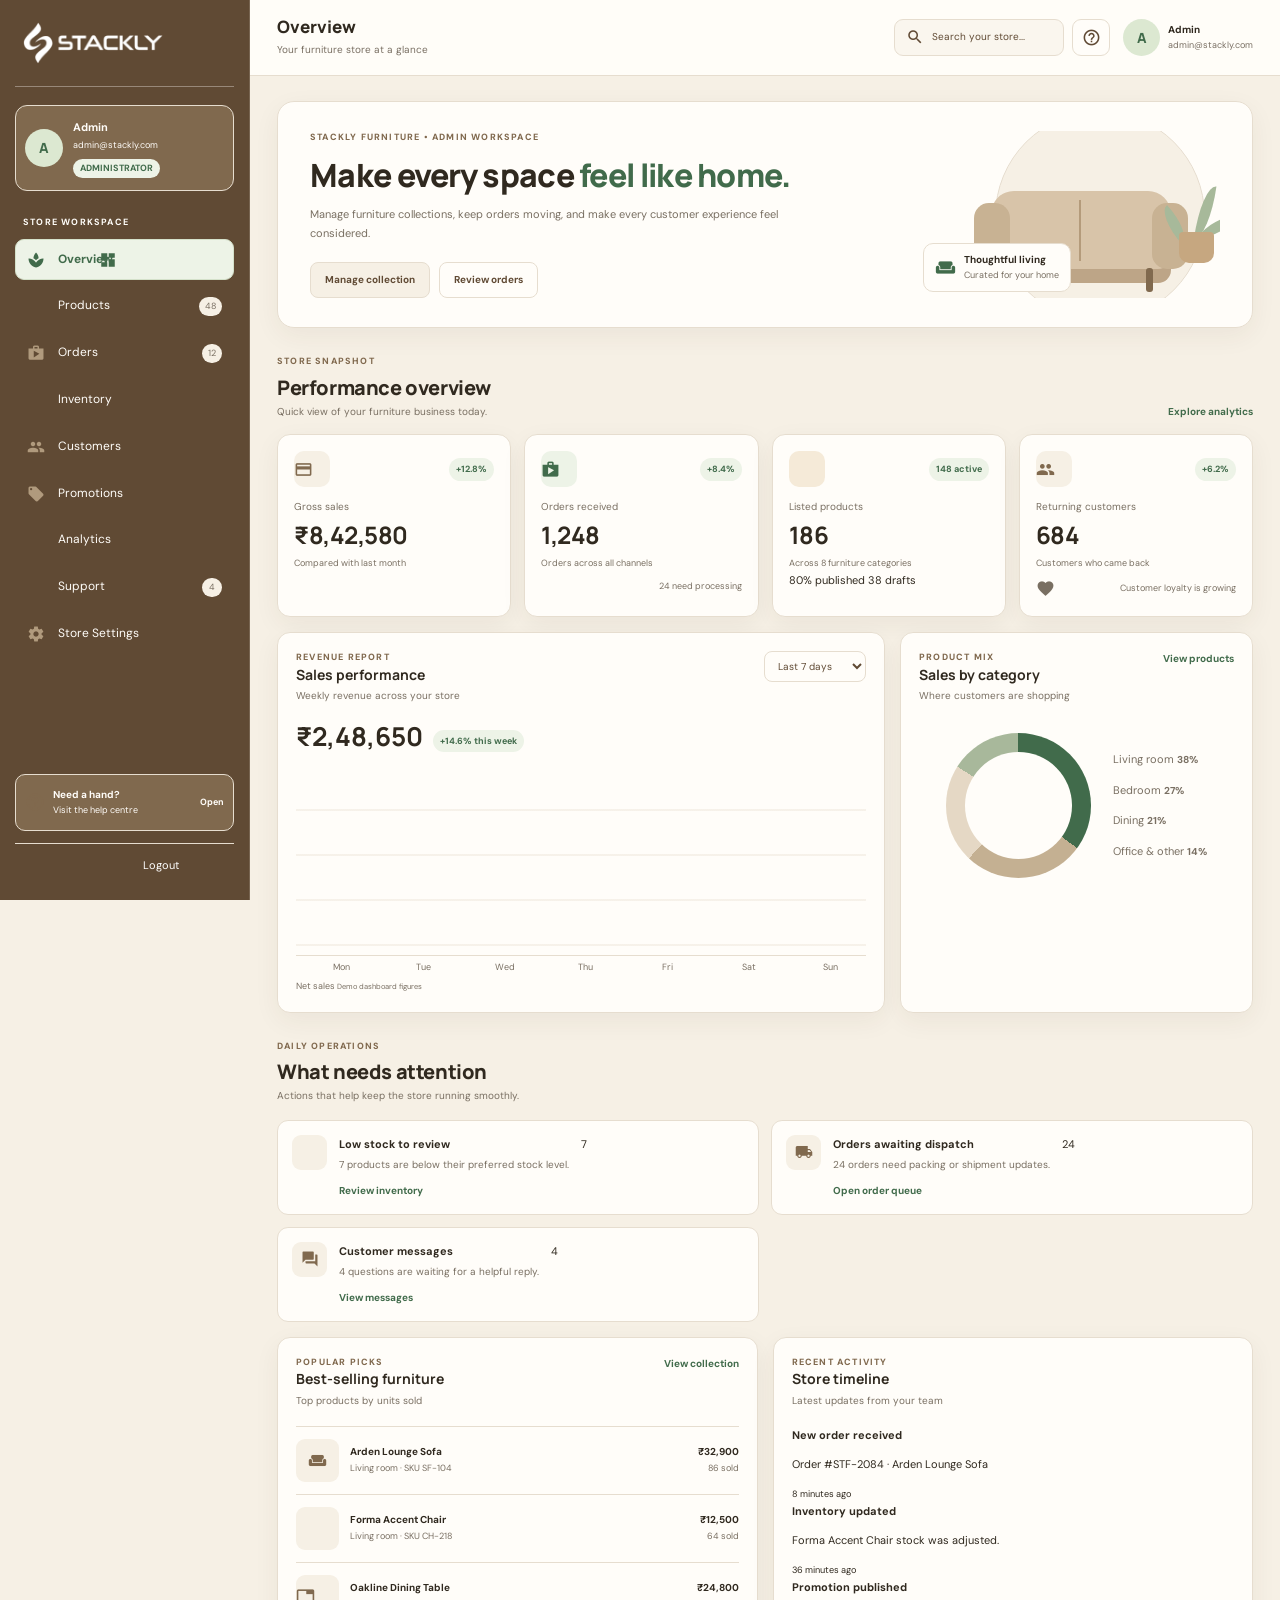
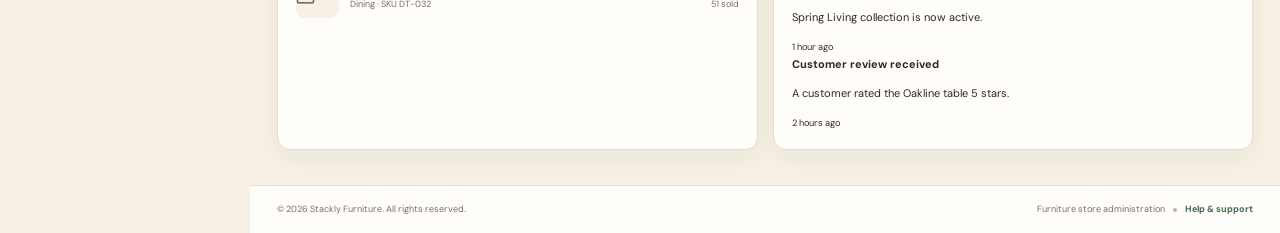
<file: admin-dashboard.html>
<!DOCTYPE html>
<html lang="en">
<head>
    <meta charset="UTF-8">
    <meta name="viewport" content="width=device-width, initial-scale=1.0">
    <meta name="theme-color" content="#173f32">

    <title>Stackly Furniture | Admin Dashboard</title>

    <link rel="preconnect" href="https://fonts.googleapis.com">
    <link rel="preconnect" href="https://fonts.gstatic.com" crossorigin>

    <link href="https://fonts.googleapis.com/css2?family=DM+Sans:wght@400;500;600;700&family=Manrope:wght@500;600;700;800&display=swap" rel="stylesheet">

    <link href="https://fonts.googleapis.com/icon?family=Material+Icons" rel="stylesheet">

    <link rel="stylesheet" href="css/admin-dashboard.css">
</head>

<body>

<div class="admin-shell">

    <!-- ================= SIDEBAR ================= -->

    <aside class="sidebar" id="adminSidebar">

        <div class="sidebar-top">

          <a href="#overview" class="brand">
    <img
        src="assets/logo 4.webp"
        alt="Stackly Furniture Logo"
        class="brand-logo"
    >
</a>

            <!-- Dynamic Admin Profile -->

            <div class="profile-card">

                <span class="avatar" id="sidebarAvatar">A</span>

                <div class="profile-copy">
                    <strong id="sidebarName">Store Admin</strong>
                    <span id="sidebarEmail">admin@stackly.com</span>
                    <small>ADMINISTRATOR</small>
                </div>

            </div>

            <p class="nav-label">STORE WORKSPACE</p>

            <!-- Sidebar Navigation -->

            <nav class="nav-menu">

                <a href="#overview"
                   class="nav-link active"
                   data-title="Overview"
                   data-subtitle="Your furniture store at a glance">

                    <span class="material-icons">space_dashboard</span>
                    <span>Overview</span>
                </a>

                <a href="#products"
                   class="nav-link"
                   data-title="Products"
                   data-subtitle="Manage furniture collections and product details">

                    <span class="material-icons">chair</span>
                    <span>Products</span>
                    <small>48</small>
                </a>

                <a href="#orders"
                   class="nav-link"
                   data-title="Orders"
                   data-subtitle="Track customer purchases and fulfilment">

                    <span class="material-icons">shopping_bag</span>
                    <span>Orders</span>
                    <small>12</small>
                </a>

                <a href="#inventory"
                   class="nav-link"
                   data-title="Inventory"
                   data-subtitle="Monitor stock and restocking priorities">

                    <span class="material-icons">inventory_2</span>
                    <span>Inventory</span>
                </a>

                <a href="#customers"
                   class="nav-link"
                   data-title="Customers"
                   data-subtitle="Understand your furniture shoppers">

                    <span class="material-icons">groups</span>
                    <span>Customers</span>
                </a>

                <a href="#promotions"
                   class="nav-link"
                   data-title="Promotions"
                   data-subtitle="Manage furniture collections and offers">

                    <span class="material-icons">local_offer</span>
                    <span>Promotions</span>
                </a>

                <a href="#analytics"
                   class="nav-link"
                   data-title="Analytics"
                   data-subtitle="Explore store performance">

                    <span class="material-icons">monitoring</span>
                    <span>Analytics</span>
                </a>

                <a href="#support"
                   class="nav-link"
                   data-title="Support"
                   data-subtitle="Customer questions and service requests">

                    <span class="material-icons">support_agent</span>
                    <span>Support</span>
                    <small>4</small>
                </a>

                <a href="#settings"
                   class="nav-link"
                   data-title="Store Settings"
                   data-subtitle="Manage store preferences">

                    <span class="material-icons">settings</span>
                    <span>Store Settings</span>
                </a>

            </nav>

        </div>

        <!-- Sidebar Bottom -->

        <div class="sidebar-bottom">

            <div class="sidebar-help">
                <span class="material-icons">help_outline</span>

                <div>
                    <strong>Need a hand?</strong>
                    <small>Visit the help centre</small>
                </div>

                <a href="404.html">Open</a>
            </div>

            <a href="login.html" class="logout-link">
                <span class="material-icons">logout</span>
                <span>Logout</span>
            </a>

        </div>

    </aside>

    <div class="sidebar-overlay" id="sidebarOverlay"></div>

    <!-- ================= MAIN AREA ================= -->

    <main class="main-area">

        <!-- HEADER -->

        <header class="topbar">

            <div class="topbar-left">

                <button class="menu-toggle"
                        id="menuToggle"
                        type="button"
                        aria-label="Toggle navigation"
                        aria-expanded="false">

                    <span class="material-icons">menu</span>
                </button>

                <div>
                    <h1 id="pageTitle">Overview</h1>

                    <p id="pageSubtitle">
                        Your furniture store at a glance
                    </p>
                </div>

            </div>

            <div class="topbar-actions">

                <a href="404.html" class="search-link">
                    <span class="material-icons search-icon">search</span>
                    <span class="search-text">Search your store...</span>
                </a>

                <a href="404.html"
                   class="header-action help-action"
                   aria-label="Help">

                    <span class="material-icons">help_outline</span>
                </a>

                <!-- Dynamic Account Email and Initial -->

                <button class="user-chip"
                        id="headerUser"
                        type="button"
                        aria-label="Open account details">

                    <span class="avatar header-avatar" id="headerAvatar">
                        A
                    </span>

                    <span class="header-user-copy">
                        <strong id="headerName">Store Admin</strong>
                        <small id="headerEmail">admin@stackly.com</small>
                    </span>

                </button>

            </div>

        </header>

        <!-- ================= PAGE CONTENT ================= -->

        <div class="page-content">

            <!-- ==========================================
                 1. OVERVIEW DASHBOARD
            =========================================== -->

            <section class="admin-page active" id="overview">

                <!-- Welcome Banner -->

                <div class="welcome-banner">

                    <div class="welcome-copy">

                        <span class="eyebrow light-eyebrow">
                            STACKLY FURNITURE • ADMIN WORKSPACE
                        </span>

                        <h2>
                            Make every space
                            <em>feel like home.</em>
                        </h2>

                        <p>
                            Manage furniture collections, keep orders moving,
                            and make every customer experience feel considered.
                        </p>

                        <div class="button-row">

                            <a href="#products" class="btn btn-light">
                                Manage collection
                            </a>

                            <a href="#orders" class="btn btn-ghost">
                                Review orders
                            </a>

                        </div>

                    </div>

                    <div class="welcome-art" aria-hidden="true">

                        <div class="art-circle"></div>

                        <div class="art-sofa">
                            <span></span>
                            <i></i>
                            <b></b>
                        </div>

                        <div class="art-plant">
                            <i></i>
                            <i></i>
                            <i></i>
                            <b></b>
                        </div>

                        <div class="art-caption">

                            <span class="material-icons">weekend</span>

                            <div>
                                <strong>Thoughtful living</strong>
                                <small>Curated for your home</small>
                            </div>

                        </div>

                    </div>

                </div>

                <!-- Performance -->

                <div class="section-heading">

                    <div>
                        <span class="eyebrow">STORE SNAPSHOT</span>
                        <h2>Performance overview</h2>
                        <p>Quick view of your furniture business today.</p>
                    </div>

                    <a href="#analytics" class="text-link">
                        Explore analytics
                    </a>

                </div>

                <div class="metric-grid">

                    <article class="metric-card">

                        <div class="metric-top">
                            <span class="metric-icon sage">
                                <span class="material-icons">payments</span>
                            </span>
                            <span class="trend positive">+12.8%</span>
                        </div>

                        <small>Gross sales</small>
                        <strong>₹8,42,580</strong>
                        <p>Compared with last month</p>

                        <div class="mini-line">
                            <i style="height:34%"></i>
                            <i style="height:48%"></i>
                            <i style="height:43%"></i>
                            <i style="height:65%"></i>
                            <i style="height:56%"></i>
                            <i style="height:76%"></i>
                            <i style="height:88%"></i>
                        </div>

                    </article>

                    <article class="metric-card">

                        <div class="metric-top">
                            <span class="metric-icon mint">
                                <span class="material-icons">shopping_bag</span>
                            </span>
                            <span class="trend positive">+8.4%</span>
                        </div>

                        <small>Orders received</small>
                        <strong>1,248</strong>
                        <p>Orders across all channels</p>

                        <div class="metric-foot">
                            <span class="dot green-dot"></span>
                            24 need processing
                        </div>

                    </article>

                    <article class="metric-card">

                        <div class="metric-top">
                            <span class="metric-icon sand">
                                <span class="material-icons">chair</span>
                            </span>
                            <span class="trend neutral">148 active</span>
                        </div>

                        <small>Listed products</small>
                        <strong>186</strong>
                        <p>Across 8 furniture categories</p>

                        <div class="progress-track">
                            <span style="width:80%"></span>
                        </div>

                        <div class="progress-caption">
                            <span>80% published</span>
                            <span>38 drafts</span>
                        </div>

                    </article>

                    <article class="metric-card">

                        <div class="metric-top">
                            <span class="metric-icon olive">
                                <span class="material-icons">groups</span>
                            </span>
                            <span class="trend positive">+6.2%</span>
                        </div>

                        <small>Returning customers</small>
                        <strong>684</strong>
                        <p>Customers who came back</p>

                        <div class="metric-foot">
                            <span class="material-icons">favorite</span>
                            Customer loyalty is growing
                        </div>

                    </article>

                </div>

                <!-- Sales Charts -->

                <div class="overview-columns">

                    <article class="panel sales-panel">

                        <div class="panel-heading">

                            <div>
                                <span class="eyebrow">REVENUE REPORT</span>
                                <h3>Sales performance</h3>
                                <p>Weekly revenue across your store</p>
                            </div>

                            <select id="salesPeriod" aria-label="Sales period">
                                <option>Last 7 days</option>
                                <option>Last 30 days</option>
                                <option>Last 90 days</option>
                            </select>

                        </div>

                        <div class="chart-summary">
                            <strong>₹2,48,650</strong>
                            <span class="trend positive">+14.6% this week</span>
                        </div>

                        <div class="bar-chart"
                             role="img"
                             aria-label="Illustrative weekly sales chart">

                            <div class="chart-gridlines">
                                <i></i><i></i><i></i><i></i>
                            </div>

                            <div class="bar-column">
                                <span style="height:42%"></span>
                                <small>Mon</small>
                            </div>

                            <div class="bar-column">
                                <span style="height:62%"></span>
                                <small>Tue</small>
                            </div>

                            <div class="bar-column">
                                <span style="height:51%"></span>
                                <small>Wed</small>
                            </div>

                            <div class="bar-column">
                                <span style="height:77%"></span>
                                <small>Thu</small>
                            </div>

                            <div class="bar-column">
                                <span style="height:59%"></span>
                                <small>Fri</small>
                            </div>

                            <div class="bar-column">
                                <span class="highlight-bar" style="height:91%"></span>
                                <small>Sat</small>
                            </div>

                            <div class="bar-column">
                                <span style="height:70%"></span>
                                <small>Sun</small>
                            </div>

                        </div>

                        <div class="chart-note">
                            <span><i class="legend-dot"></i>Net sales</span>
                            <small>Demo dashboard figures</small>
                        </div>

                    </article>

                    <article class="panel category-panel">

                        <div class="panel-heading">
                            <div>
                                <span class="eyebrow">PRODUCT MIX</span>
                                <h3>Sales by category</h3>
                                <p>Where customers are shopping</p>
                            </div>

                            <a href="#products" class="text-link">
                                View products
                            </a>
                        </div>

                        <div class="donut-wrap">

                            <div class="donut">
                                <div>
                                    <strong>₹8.4L</strong>
                                    <small>Total sales</small>
                                </div>
                            </div>

                            <div class="legend-list">

                                <span>
                                    <i class="legend-dot dot-one"></i>
                                    Living room <b>38%</b>
                                </span>

                                <span>
                                    <i class="legend-dot dot-two"></i>
                                    Bedroom <b>27%</b>
                                </span>

                                <span>
                                    <i class="legend-dot dot-three"></i>
                                    Dining <b>21%</b>
                                </span>

                                <span>
                                    <i class="legend-dot dot-four"></i>
                                    Office &amp; other <b>14%</b>
                                </span>

                            </div>

                        </div>

                    </article>

                </div>

                <!-- Attention Cards -->

                <div class="section-heading compact-heading">
                    <div>
                        <span class="eyebrow">DAILY OPERATIONS</span>
                        <h2>What needs attention</h2>
                        <p>Actions that help keep the store running smoothly.</p>
                    </div>
                </div>

                <div class="attention-grid">

                    <article class="attention-card">

                        <span class="attention-icon amber">
                            <span class="material-icons">inventory</span>
                        </span>

                        <div>
                            <strong>Low stock to review</strong>
                            <p>7 products are below their preferred stock level.</p>
                            <a href="#inventory">Review inventory</a>
                        </div>

                        <span class="count-pill">7</span>

                    </article>

                    <article class="attention-card">

                        <span class="attention-icon blue">
                            <span class="material-icons">local_shipping</span>
                        </span>

                        <div>
                            <strong>Orders awaiting dispatch</strong>
                            <p>24 orders need packing or shipment updates.</p>
                            <a href="#orders">Open order queue</a>
                        </div>

                        <span class="count-pill">24</span>

                    </article>

                    <article class="attention-card">

                        <span class="attention-icon rose">
                            <span class="material-icons">forum</span>
                        </span>

                        <div>
                            <strong>Customer messages</strong>
                            <p>4 questions are waiting for a helpful reply.</p>
                            <a href="#support">View messages</a>
                        </div>

                        <span class="count-pill">4</span>

                    </article>

                </div>

                <!-- Bestsellers and Activity -->

                <div class="overview-columns lower-columns">

                    <article class="panel">

                        <div class="panel-heading">
                            <div>
                                <span class="eyebrow">POPULAR PICKS</span>
                                <h3>Best-selling furniture</h3>
                                <p>Top products by units sold</p>
                            </div>

                            <a href="#products" class="text-link">
                                View collection
                            </a>
                        </div>

                        <div class="product-list">

                            <div class="product-list-row">

                                <span class="product-swatch swatch-sofa">
                                    <span class="material-icons">weekend</span>
                                </span>

                                <div class="product-list-info">
                                    <strong>Arden Lounge Sofa</strong>
                                    <small>Living room · SKU SF-104</small>
                                </div>

                                <div class="product-list-value">
                                    <strong>₹32,900</strong>
                                    <small>86 sold</small>
                                </div>

                            </div>

                            <div class="product-list-row">

                                <span class="product-swatch swatch-chair">
                                    <span class="material-icons">chair</span>
                                </span>

                                <div class="product-list-info">
                                    <strong>Forma Accent Chair</strong>
                                    <small>Living room · SKU CH-218</small>
                                </div>

                                <div class="product-list-value">
                                    <strong>₹12,500</strong>
                                    <small>64 sold</small>
                                </div>

                            </div>

                            <div class="product-list-row">

                                <span class="product-swatch swatch-table">
                                    <span class="material-icons">table_restaurant</span>
                                </span>

                                <div class="product-list-info">
                                    <strong>Oakline Dining Table</strong>
                                    <small>Dining · SKU DT-032</small>
                                </div>

                                <div class="product-list-value">
                                    <strong>₹24,800</strong>
                                    <small>51 sold</small>
                                </div>

                            </div>

                        </div>

                    </article>

                    <article class="panel">

                        <div class="panel-heading">
                            <div>
                                <span class="eyebrow">RECENT ACTIVITY</span>
                                <h3>Store timeline</h3>
                                <p>Latest updates from your team</p>
                            </div>
                        </div>

                        <div class="timeline">

                            <div class="timeline-item">
                                <i class="timeline-dot"></i>
                                <div>
                                    <strong>New order received</strong>
                                    <p>Order #STF-2084 · Arden Lounge Sofa</p>
                                    <small>8 minutes ago</small>
                                </div>
                            </div>

                            <div class="timeline-item">
                                <i class="timeline-dot"></i>
                                <div>
                                    <strong>Inventory updated</strong>
                                    <p>Forma Accent Chair stock was adjusted.</p>
                                    <small>36 minutes ago</small>
                                </div>
                            </div>

                            <div class="timeline-item">
                                <i class="timeline-dot"></i>
                                <div>
                                    <strong>Promotion published</strong>
                                    <p>Spring Living collection is now active.</p>
                                    <small>1 hour ago</small>
                                </div>
                            </div>

                            <div class="timeline-item">
                                <i class="timeline-dot"></i>
                                <div>
                                    <strong>Customer review received</strong>
                                    <p>A customer rated the Oakline table 5 stars.</p>
                                    <small>2 hours ago</small>
                                </div>
                            </div>

                        </div>

                    </article>

                </div>

            </section>

            <!-- ==========================================
                 2. PRODUCTS
            =========================================== -->

            <section class="admin-page" id="products">

                <div class="page-intro">
                    <div>
                        <span class="eyebrow">CATALOG MANAGEMENT</span>
                        <h2>Furniture collection</h2>
                        <p>Manage product details, prices, categories and stock.</p>
                    </div>

                    <a href="404.html" class="btn btn-primary">Add product</a>
                </div>

                <div class="inline-stats">
                    <div><small>All products</small><strong>186</strong></div>
                    <div><small>Published</small><strong>148</strong></div>
                    <div><small>Draft listings</small><strong>38</strong></div>
                    <div><small>Categories</small><strong>8</strong></div>
                </div>

                <div class="toolbar">

                    <div class="local-search">
                        <span class="material-icons">search</span>
                        <input id="productFilter"
                               type="search"
                               placeholder="Filter furniture products..."
                               aria-label="Filter products">
                    </div>

                    <select id="categoryFilter" aria-label="Filter by category">
                        <option value="all">All categories</option>
                        <option>Living room</option>
                        <option>Bedroom</option>
                        <option>Dining</option>
                        <option>Office</option>
                        <option>Outdoor</option>
                    </select>

                    <a href="404.html" class="btn btn-outline">Export catalog</a>

                </div>

                <div class="table-panel">

                    <div class="table-heading">
                        <div>
                            <h3>Product catalog</h3>
                            <p>Furniture products and availability</p>
                        </div>
                        <span class="status-tag">Store catalogue</span>
                    </div>

                    <div class="table-scroll">

                        <table id="productsTable">

                            <thead>
                                <tr>
                                    <th>Product</th>
                                    <th>SKU</th>
                                    <th>Category</th>
                                    <th>Price</th>
                                    <th>Stock</th>
                                    <th>Status</th>
                                    <th>Action</th>
                                </tr>
                            </thead>

                            <tbody>

                                <tr data-category="Living room">
                                    <td>
                                        <div class="table-product">
                                            <span class="table-product-icon sofa">
                                                <span class="material-icons">weekend</span>
                                            </span>
                                            <span>
                                                <strong>Arden Lounge Sofa</strong>
                                                <small>3-seat · Sand linen</small>
                                            </span>
                                        </div>
                                    </td>
                                    <td>SF-104</td>
                                    <td>Living room</td>
                                    <td>₹32,900</td>
                                    <td>24 units</td>
                                    <td><span class="status-tag status-active">Published</span></td>
                                    <td><a href="404.html" class="row-action">Manage</a></td>
                                </tr>

                                <tr data-category="Living room">
                                    <td>
                                        <div class="table-product">
                                            <span class="table-product-icon chair">
                                                <span class="material-icons">chair</span>
                                            </span>
                                            <span>
                                                <strong>Forma Accent Chair</strong>
                                                <small>Oak frame · Moss fabric</small>
                                            </span>
                                        </div>
                                    </td>
                                    <td>CH-218</td>
                                    <td>Living room</td>
                                    <td>₹12,500</td>
                                    <td>8 units</td>
                                    <td><span class="status-tag status-active">Published</span></td>
                                    <td><a href="404.html" class="row-action">Manage</a></td>
                                </tr>

                                <tr data-category="Dining">
                                    <td>
                                        <div class="table-product">
                                            <span class="table-product-icon table">
                                                <span class="material-icons">table_restaurant</span>
                                            </span>
                                            <span>
                                                <strong>Oakline Dining Table</strong>
                                                <small>Solid oak · 6 seater</small>
                                            </span>
                                        </div>
                                    </td>
                                    <td>DT-032</td>
                                    <td>Dining</td>
                                    <td>₹24,800</td>
                                    <td>16 units</td>
                                    <td><span class="status-tag status-active">Published</span></td>
                                    <td><a href="404.html" class="row-action">Manage</a></td>
                                </tr>

                                <tr data-category="Bedroom">
                                    <td>
                                        <div class="table-product">
                                            <span class="table-product-icon bed">
                                                <span class="material-icons">bed</span>
                                            </span>
                                            <span>
                                                <strong>Haven Platform Bed</strong>
                                                <small>Queen size · Natural oak</small>
                                            </span>
                                        </div>
                                    </td>
                                    <td>BD-071</td>
                                    <td>Bedroom</td>
                                    <td>₹28,400</td>
                                    <td>3 units</td>
                                    <td><span class="status-tag status-low">Low stock</span></td>
                                    <td><a href="404.html" class="row-action">Manage</a></td>
                                </tr>

                                <tr data-category="Office">
                                    <td>
                                        <div class="table-product">
                                            <span class="table-product-icon desk">
                                                <span class="material-icons">desk</span>
                                            </span>
                                            <span>
                                                <strong>Workwell Writing Desk</strong>
                                                <small>Walnut finish · 120 cm</small>
                                            </span>
                                        </div>
                                    </td>
                                    <td>OF-155</td>
                                    <td>Office</td>
                                    <td>₹9,900</td>
                                    <td>19 units</td>
                                    <td><span class="status-tag status-active">Published</span></td>
                                    <td><a href="404.html" class="row-action">Manage</a></td>
                                </tr>

                                <tr data-category="Outdoor">
                                    <td>
                                        <div class="table-product">
                                            <span class="table-product-icon outdoor">
                                                <span class="material-icons">deck</span>
                                            </span>
                                            <span>
                                                <strong>Solstice Patio Set</strong>
                                                <small>Weather-ready · 4 pieces</small>
                                            </span>
                                        </div>
                                    </td>
                                    <td>OD-019</td>
                                    <td>Outdoor</td>
                                    <td>₹18,600</td>
                                    <td>0 units</td>
                                    <td><span class="status-tag status-out">Out of stock</span></td>
                                    <td><a href="404.html" class="row-action">Manage</a></td>
                                </tr>

                            </tbody>

                        </table>

                    </div>

                    <div class="table-foot">
                        <span id="productCount">Showing 6 products</span>
                        <a href="404.html">Product settings</a>
                    </div>

                </div>

                <div class="info-banner">
                    <span class="material-icons">tips_and_updates</span>
                    <div>
                        <strong>Keep product information consistent</strong>
                        <p>
                            Use clear names, accurate dimensions, finish details
                            and current stock values.
                        </p>
                    </div>
                </div>

            </section>

            <!-- ==========================================
                 3. ORDERS
            =========================================== -->

            <section class="admin-page" id="orders">

                <div class="page-intro">
                    <div>
                        <span class="eyebrow">ORDER MANAGEMENT</span>
                        <h2>Customer orders</h2>
                        <p>Track purchases from confirmation through delivery.</p>
                    </div>

                    <a href="404.html" class="btn btn-outline">Export orders</a>
                </div>

                <div class="metric-grid four-metrics">

                    <article class="metric-card">
                        <span class="metric-icon sage">
                            <span class="material-icons">shopping_bag</span>
                        </span>
                        <small>Total orders</small>
                        <strong>1,248</strong>
                        <p>All-time store orders</p>
                    </article>

                    <article class="metric-card">
                        <span class="metric-icon sand">
                            <span class="material-icons">hourglass_top</span>
                        </span>
                        <small>Processing</small>
                        <strong>24</strong>
                        <p>Ready for fulfilment</p>
                    </article>

                    <article class="metric-card">
                        <span class="metric-icon mint">
                            <span class="material-icons">local_shipping</span>
                        </span>
                        <small>In transit</small>
                        <strong>18</strong>
                        <p>With delivery partners</p>
                    </article>

                    <article class="metric-card">
                        <span class="metric-icon olive">
                            <span class="material-icons">task_alt</span>
                        </span>
                        <small>Delivered</small>
                        <strong>1,206</strong>
                        <p>Successfully completed</p>
                    </article>

                </div>

                <div class="toolbar">

                    <div class="local-search">
                        <span class="material-icons">search</span>
                        <input id="orderFilter"
                               type="search"
                               placeholder="Search order or customer..."
                               aria-label="Search orders">
                    </div>

                    <select id="orderStatusFilter" aria-label="Filter orders">
                        <option value="all">All statuses</option>
                        <option>Processing</option>
                        <option>Shipped</option>
                        <option>Delivered</option>
                        <option>Pending</option>
                    </select>

                </div>

                <div class="table-panel">

                    <div class="table-heading">
                        <div>
                            <h3>Latest orders</h3>
                            <p>Review order details and fulfilment status</p>
                        </div>
                        <span class="status-tag">Updated today</span>
                    </div>

                    <div class="table-scroll">

                        <table id="ordersTable">

                            <thead>
                                <tr>
                                    <th>Order / Customer</th>
                                    <th>Items</th>
                                    <th>Order date</th>
                                    <th>Total</th>
                                    <th>Status</th>
                                    <th>Action</th>
                                </tr>
                            </thead>

                            <tbody>

                                <tr data-status="Processing">
                                    <td>
                                        <strong>#STF-2084</strong>
                                        <small class="cell-sub">Rahul Sharma</small>
                                    </td>
                                    <td>Arden Lounge Sofa</td>
                                    <td>12 Oct 2026</td>
                                    <td>₹32,900</td>
                                    <td><span class="status-tag status-pending">Processing</span></td>
                                    <td><a href="404.html" class="row-action">View</a></td>
                                </tr>

                                <tr data-status="Shipped">
                                    <td>
                                        <strong>#STF-2083</strong>
                                        <small class="cell-sub">Ananya Patel</small>
                                    </td>
                                    <td>Forma Accent Chair × 2</td>
                                    <td>12 Oct 2026</td>
                                    <td>₹25,000</td>
                                    <td><span class="status-tag status-active">Shipped</span></td>
                                    <td><a href="404.html" class="row-action">View</a></td>
                                </tr>

                                <tr data-status="Delivered">
                                    <td>
                                        <strong>#STF-2082</strong>
                                        <small class="cell-sub">Vikram Kumar</small>
                                    </td>
                                    <td>Oakline Dining Table</td>
                                    <td>11 Oct 2026</td>
                                    <td>₹24,800</td>
                                    <td><span class="status-tag status-active">Delivered</span></td>
                                    <td><a href="404.html" class="row-action">View</a></td>
                                </tr>

                                <tr data-status="Pending">
                                    <td>
                                        <strong>#STF-2081</strong>
                                        <small class="cell-sub">Meera Reddy</small>
                                    </td>
                                    <td>Haven Platform Bed</td>
                                    <td>11 Oct 2026</td>
                                    <td>₹28,400</td>
                                    <td><span class="status-tag status-low">Pending</span></td>
                                    <td><a href="404.html" class="row-action">View</a></td>
                                </tr>

                                <tr data-status="Processing">
                                    <td>
                                        <strong>#STF-2080</strong>
                                        <small class="cell-sub">Arjun Rao</small>
                                    </td>
                                    <td>Workwell Writing Desk</td>
                                    <td>10 Oct 2026</td>
                                    <td>₹9,900</td>
                                    <td><span class="status-tag status-pending">Processing</span></td>
                                    <td><a href="404.html" class="row-action">View</a></td>
                                </tr>

                            </tbody>

                        </table>

                    </div>

                    <div class="table-foot">
                        <span id="orderCount">Showing 5 orders</span>
                        <a href="404.html">Fulfilment settings</a>
                    </div>

                </div>

                <div class="overview-columns">

                    <article class="panel">

                        <div class="panel-heading">
                            <div>
                                <span class="eyebrow">FULFILMENT</span>
                                <h3>Order journey</h3>
                                <p>Keep customers informed at each step.</p>
                            </div>
                        </div>

                        <div class="journey-steps">
                            <div>
                                <i>1</i>
                                <span>
                                    <strong>Confirmed</strong>
                                    <small>Payment and address checked</small>
                                </span>
                            </div>

                            <div>
                                <i>2</i>
                                <span>
                                    <strong>Prepared</strong>
                                    <small>Items checked and packed safely</small>
                                </span>
                            </div>

                            <div>
                                <i>3</i>
                                <span>
                                    <strong>Dispatched</strong>
                                    <small>Tracking details shared</small>
                                </span>
                            </div>

                            <div>
                                <i>4</i>
                                <span>
                                    <strong>Delivered</strong>
                                    <small>Order completed</small>
                                </span>
                            </div>
                        </div>

                    </article>

                    <article class="panel">
                        <div class="panel-heading">
                            <div>
                                <span class="eyebrow">SERVICE STANDARD</span>
                                <h3>Careful delivery matters</h3>
                            </div>
                        </div>

                        <p class="panel-copy">
                            Furniture needs secure packaging and clear delivery
                            communication. Confirm dimensions, access requirements
                            and assembly notes before dispatch.
                        </p>

                        <a href="#support" class="btn btn-primary">
                            Review customer questions
                        </a>
                    </article>

                </div>

            </section>

            <!-- ==========================================
                 4. INVENTORY
            =========================================== -->

            <section class="admin-page" id="inventory">

                <div class="page-intro">
                    <div>
                        <span class="eyebrow">STOCK CONTROL</span>
                        <h2>Inventory health</h2>
                        <p>Keep popular furniture available for your customers.</p>
                    </div>

                    <a href="404.html" class="btn btn-primary">
                        Create stock update
                    </a>
                </div>

                <div class="inventory-hero">
                    <div>
                        <span class="eyebrow light-eyebrow">INVENTORY CHECK</span>
                        <h3>Your collection is in good shape.</h3>
                        <p>
                            Review the items that may need attention before
                            the next sales period.
                        </p>
                    </div>

                    <div class="inventory-score">
                        <strong>92%</strong>
                        <span>stock health</span>
                    </div>
                </div>

                <div class="metric-grid four-metrics">

                    <article class="metric-card">
                        <span class="metric-icon sage">
                            <span class="material-icons">inventory_2</span>
                        </span>
                        <small>Total stock units</small>
                        <strong>2,846</strong>
                        <p>Across active listings</p>
                    </article>

                    <article class="metric-card">
                        <span class="metric-icon sand">
                            <span class="material-icons">warning_amber</span>
                        </span>
                        <small>Low stock</small>
                        <strong>7</strong>
                        <p>At or below reorder point</p>
                    </article>

                    <article class="metric-card">
                        <span class="metric-icon rose">
                            <span class="material-icons">remove_shopping_cart</span>
                        </span>
                        <small>Out of stock</small>
                        <strong>3</strong>
                        <p>Currently unavailable</p>
                    </article>

                    <article class="metric-card">
                        <span class="metric-icon mint">
                            <span class="material-icons">published_with_changes</span>
                        </span>
                        <small>Restock requests</small>
                        <strong>11</strong>
                        <p>Waiting for supplier update</p>
                    </article>

                </div>

                <div class="panel stock-panel">

                    <div class="panel-heading">
                        <div>
                            <span class="eyebrow">REORDER PRIORITIES</span>
                            <h3>Items to review</h3>
                            <p>Current sample stock figures</p>
                        </div>

                        <a href="404.html" class="text-link">
                            Supplier directory
                        </a>
                    </div>

                    <div class="stock-list">

                        <div class="stock-row">
                            <span class="stock-symbol">
                                <span class="material-icons">bed</span>
                            </span>

                            <div class="stock-info">
                                <strong>Haven Platform Bed</strong>
                                <small>Bedroom · SKU BD-071</small>
                            </div>

                            <div class="stock-meter">
                                <span><i style="width:18%"></i></span>
                                <small>3 of 18 units</small>
                            </div>

                            <span class="status-tag status-low">Restock soon</span>
                            <a href="404.html" class="row-action">Review</a>
                        </div>

                        <div class="stock-row">
                            <span class="stock-symbol">
                                <span class="material-icons">chair</span>
                            </span>

                            <div class="stock-info">
                                <strong>Forma Accent Chair</strong>
                                <small>Living room · SKU CH-218</small>
                            </div>

                            <div class="stock-meter">
                                <span><i style="width:32%"></i></span>
                                <small>8 of 25 units</small>
                            </div>

                            <span class="status-tag status-low">Low stock</span>
                            <a href="404.html" class="row-action">Review</a>
                        </div>

                        <div class="stock-row">
                            <span class="stock-symbol">
                                <span class="material-icons">deck</span>
                            </span>

                            <div class="stock-info">
                                <strong>Solstice Patio Set</strong>
                                <small>Outdoor · SKU OD-019</small>
                            </div>

                            <div class="stock-meter">
                                <span><i style="width:0%"></i></span>
                                <small>0 of 12 units</small>
                            </div>

                            <span class="status-tag status-out">Unavailable</span>
                            <a href="404.html" class="row-action">Review</a>
                        </div>

                        <div class="stock-row">
                            <span class="stock-symbol">
                                <span class="material-icons">desk</span>
                            </span>

                            <div class="stock-info">
                                <strong>Workwell Writing Desk</strong>
                                <small>Office · SKU OF-155</small>
                            </div>

                            <div class="stock-meter">
                                <span><i style="width:58%"></i></span>
                                <small>19 of 32 units</small>
                            </div>

                            <span class="status-tag status-active">Healthy</span>
                            <a href="404.html" class="row-action">Review</a>
                        </div>

                    </div>

                </div>

                <div class="info-banner">
                    <span class="material-icons">lightbulb</span>
                    <div>
                        <strong>Stock planning tip</strong>
                        <p>
                            Use recent sales and supplier lead times to set
                            reorder levels for furniture products.
                        </p>
                    </div>
                </div>

            </section>

            <!-- ==========================================
                 5. CUSTOMERS
            =========================================== -->

            <section class="admin-page" id="customers">

                <div class="page-intro">
                    <div>
                        <span class="eyebrow">CUSTOMER RELATIONSHIPS</span>
                        <h2>Your customers</h2>
                        <p>Understand shopping patterns and after-sales care.</p>
                    </div>

                    <a href="404.html" class="btn btn-outline">
                        Export customers
                    </a>
                </div>

                <div class="metric-grid four-metrics">

                    <article class="metric-card">
                        <span class="metric-icon sage">
                            <span class="material-icons">groups</span>
                        </span>
                        <small>Customer profiles</small>
                        <strong>1,204</strong>
                        <p>Registered shoppers</p>
                    </article>

                    <article class="metric-card">
                        <span class="metric-icon mint">
                            <span class="material-icons">repeat</span>
                        </span>
                        <small>Repeat customers</small>
                        <strong>684</strong>
                        <p>Shopped more than once</p>
                    </article>

                    <article class="metric-card">
                        <span class="metric-icon sand">
                            <span class="material-icons">star</span>
                        </span>
                        <small>Average rating</small>
                        <strong>4.8/5</strong>
                        <p>Customer feedback</p>
                    </article>

                    <article class="metric-card">
                        <span class="metric-icon olive">
                            <span class="material-icons">mail</span>
                        </span>
                        <small>Follow-ups due</small>
                        <strong>16</strong>
                        <p>Service or delivery updates</p>
                    </article>

                </div>

                <div class="toolbar">

                    <div class="local-search">
                        <span class="material-icons">search</span>
                        <input id="customerFilter"
                               type="search"
                               placeholder="Search customer name..."
                               aria-label="Search customers">
                    </div>

                    <a href="404.html" class="btn btn-outline">
                        Customer settings
                    </a>

                </div>

                <div class="customer-grid">

                    <article class="customer-card">

                        <div class="customer-card-top">
                            <span class="customer-avatar">RS</span>
                            <span class="status-tag status-active">Returning</span>
                        </div>

                        <h3>Rahul Sharma</h3>
                        <p>rahul.sharma@example.com</p>

                        <div class="customer-stats">
                            <span><small>Orders</small><strong>8</strong></span>
                            <span><small>Total spent</small><strong>₹86,400</strong></span>
                            <span><small>Last order</small><strong>12 Oct</strong></span>
                        </div>

                        <a href="404.html" class="btn btn-outline full-btn">
                            View profile
                        </a>

                    </article>

                    <article class="customer-card">

                        <div class="customer-card-top">
                            <span class="customer-avatar alt-one">AP</span>
                            <span class="status-tag status-active">Returning</span>
                        </div>

                        <h3>Ananya Patel</h3>
                        <p>ananya.patel@example.com</p>

                        <div class="customer-stats">
                            <span><small>Orders</small><strong>5</strong></span>
                            <span><small>Total spent</small><strong>₹52,750</strong></span>
                            <span><small>Last order</small><strong>12 Oct</strong></span>
                        </div>

                        <a href="404.html" class="btn btn-outline full-btn">
                            View profile
                        </a>

                    </article>

                    <article class="customer-card">

                        <div class="customer-card-top">
                            <span class="customer-avatar alt-two">MK</span>
                            <span class="status-tag status-pending">New</span>
                        </div>

                        <h3>Meera Kumar</h3>
                        <p>meera.kumar@example.com</p>

                        <div class="customer-stats">
                            <span><small>Orders</small><strong>1</strong></span>
                            <span><small>Total spent</small><strong>₹18,600</strong></span>
                            <span><small>Last order</small><strong>11 Oct</strong></span>
                        </div>

                        <a href="404.html" class="btn btn-outline full-btn">
                            View profile
                        </a>

                    </article>

                    <article class="customer-card">

                        <div class="customer-card-top">
                            <span class="customer-avatar alt-three">VR</span>
                            <span class="status-tag status-active">Returning</span>
                        </div>

                        <h3>Vikram Rao</h3>
                        <p>vikram.rao@example.com</p>

                        <div class="customer-stats">
                            <span><small>Orders</small><strong>4</strong></span>
                            <span><small>Total spent</small><strong>₹64,200</strong></span>
                            <span><small>Last order</small><strong>10 Oct</strong></span>
                        </div>

                        <a href="404.html" class="btn btn-outline full-btn">
                            View profile
                        </a>

                    </article>

                </div>

                <div class="info-banner">
                    <span class="material-icons">volunteer_activism</span>
                    <div>
                        <strong>Thoughtful after-sales service</strong>
                        <p>
                            Share assembly instructions, care guidance and
                            delivery updates to build long-term relationships.
                        </p>
                    </div>
                </div>

            </section>

            <!-- ==========================================
                 6. PROMOTIONS
            =========================================== -->

            <section class="admin-page" id="promotions">

                <div class="page-intro">
                    <div>
                        <span class="eyebrow">MERCHANDISING</span>
                        <h2>Promotions &amp; campaigns</h2>
                        <p>Highlight furniture collections and manage offers.</p>
                    </div>

                    <a href="404.html" class="btn btn-primary">
                        Create campaign
                    </a>
                </div>

                <div class="campaign-hero">

                    <div>
                        <span class="eyebrow light-eyebrow">SEASONAL EDIT</span>
                        <h3>Make room for a fresh start.</h3>
                        <p>
                            Curate offers around room refreshes, timeless
                            materials and considered design.
                        </p>

                        <a href="404.html" class="btn btn-light">
                            Campaign settings
                        </a>
                    </div>

                    <div class="campaign-seal">
                        <span class="material-icons">sell</span>
                        <strong>SPRING</strong>
                        <small>HOME EDIT</small>
                    </div>

                </div>

                <div class="metric-grid four-metrics">

                    <article class="metric-card">
                        <span class="metric-icon sage">
                            <span class="material-icons">campaign</span>
                        </span>
                        <small>Active campaigns</small>
                        <strong>6</strong>
                        <p>Currently published</p>
                    </article>

                    <article class="metric-card">
                        <span class="metric-icon mint">
                            <span class="material-icons">redeem</span>
                        </span>
                        <small>Offer redemptions</small>
                        <strong>248</strong>
                        <p>This month</p>
                    </article>

                    <article class="metric-card">
                        <span class="metric-icon sand">
                            <span class="material-icons">groups</span>
                        </span>
                        <small>Campaign reach</small>
                        <strong>8.4k</strong>
                        <p>Campaign impressions</p>
                    </article>

                    <article class="metric-card">
                        <span class="metric-icon olive">
                            <span class="material-icons">trending_up</span>
                        </span>
                        <small>Offer conversion</small>
                        <strong>6.8%</strong>
                        <p>Across active campaigns</p>
                    </article>

                </div>

                <div class="section-heading">
                    <div>
                        <span class="eyebrow">CAMPAIGN LIBRARY</span>
                        <h2>Current offers</h2>
                        <p>Example promotions for the furniture store.</p>
                    </div>
                </div>

                <div class="promotion-grid">

                    <article class="promotion-card promotion-dark">
                        <span class="material-icons">weekend</span>
                        <small>ACTIVE · LIVING ROOM</small>
                        <h3>ROOMREFRESH</h3>
                        <p>Seasonal savings on selected living room furniture.</p>

                        <div class="promo-bottom">
                            <strong>10% offer</strong>
                            <a href="404.html">Manage</a>
                        </div>
                    </article>

                    <article class="promotion-card promotion-green">
                        <span class="material-icons">bed</span>
                        <small>ACTIVE · BEDROOM</small>
                        <h3>RESTWELL</h3>
                        <p>Promote bedroom essentials and coordinated sets.</p>

                        <div class="promo-bottom">
                            <strong>Bundle offer</strong>
                            <a href="404.html">Manage</a>
                        </div>
                    </article>

                    <article class="promotion-card promotion-sand">
                        <span class="material-icons">table_restaurant</span>
                        <small>UPCOMING · DINING</small>
                        <h3>GATHERHOME</h3>
                        <p>A campaign built around dining and entertaining.</p>

                        <div class="promo-bottom">
                            <strong>Scheduled</strong>
                            <a href="404.html">Review</a>
                        </div>
                    </article>

                </div>

                <div class="panel">

                    <div class="panel-heading">
                        <div>
                            <span class="eyebrow">CAMPAIGN CHECKLIST</span>
                            <h3>Before you publish</h3>
                            <p>Keep every offer clear and consistent.</p>
                        </div>
                    </div>

                    <div class="checklist">

                        <label>
                            <input type="checkbox">
                            Offer dates and eligibility are confirmed
                        </label>

                        <label>
                            <input type="checkbox">
                            Product stock is sufficient for expected demand
                        </label>

                        <label>
                            <input type="checkbox">
                            Discount details are clear
                        </label>

                        <label>
                            <input type="checkbox">
                            Delivery and return conditions are up to date
                        </label>

                    </div>

                </div>

            </section>

            <!-- ==========================================
                 7. ANALYTICS
            =========================================== -->

            <section class="admin-page" id="analytics">

                <div class="page-intro">
                    <div>
                        <span class="eyebrow">BUSINESS INTELLIGENCE</span>
                        <h2>Store analytics</h2>
                        <p>Explore sales and catalogue performance.</p>
                    </div>

                    <a href="404.html" class="btn btn-outline">Full report</a>
                </div>

                <div class="analytics-hero">

                    <div>
                        <span class="eyebrow light-eyebrow">REVENUE OVERVIEW</span>
                        <small>Recorded store revenue</small>
                        <strong>₹8,42,580</strong>

                        <p>
                            <span class="trend positive">+18.6%</span>
                            compared with the previous period
                        </p>
                    </div>

                    <div class="analytics-spark">
                        <i style="height:28%"></i>
                        <i style="height:40%"></i>
                        <i style="height:36%"></i>
                        <i style="height:56%"></i>
                        <i style="height:49%"></i>
                        <i style="height:69%"></i>
                        <i style="height:62%"></i>
                        <i style="height:82%"></i>
                        <i style="height:72%"></i>
                        <i style="height:94%"></i>
                    </div>

                </div>

                <div class="metric-grid four-metrics">

                    <article class="metric-card">
                        <span class="metric-icon sage">
                            <span class="material-icons">shopping_cart</span>
                        </span>
                        <small>Order conversion</small>
                        <strong>3.6%</strong>
                        <p>Store visit to purchase</p>
                    </article>

                    <article class="metric-card">
                        <span class="metric-icon mint">
                            <span class="material-icons">receipt_long</span>
                        </span>
                        <small>Average order value</small>
                        <strong>₹6,750</strong>
                        <p>Across completed orders</p>
                    </article>

                    <article class="metric-card">
                        <span class="metric-icon sand">
                            <span class="material-icons">visibility</span>
                        </span>
                        <small>Product views</small>
                        <strong>24.8k</strong>
                        <p>Across listed products</p>
                    </article>

                    <article class="metric-card">
                        <span class="metric-icon olive">
                            <span class="material-icons">favorite</span>
                        </span>
                        <small>Repeat purchase rate</small>
                        <strong>32%</strong>
                        <p>Returning customers</p>
                    </article>

                </div>

                <div class="overview-columns">

                    <article class="panel">

                        <div class="panel-heading">
                            <div>
                                <span class="eyebrow">MONTHLY MOVEMENT</span>
                                <h3>Revenue trend</h3>
                                <p>Illustrative monthly comparison</p>
                            </div>

                            <span class="status-tag">6 months</span>
                        </div>

                        <div class="line-chart">

                            <div class="line-chart-grid">
                                <i></i><i></i><i></i><i></i>
                            </div>

                            <svg viewBox="0 0 600 190"
                                 preserveAspectRatio="none"
                                 aria-label="Revenue trend line">

                                <defs>
                                    <linearGradient id="areaFill"
                                                    x1="0"
                                                    x2="0"
                                                    y1="0"
                                                    y2="1">

                                        <stop offset="0%"
                                              stop-color="#5f947b"
                                              stop-opacity=".30"/>

                                        <stop offset="100%"
                                              stop-color="#5f947b"
                                              stop-opacity="0"/>

                                    </linearGradient>
                                </defs>

                                <path
                                    d="M0 150 C50 146 58 118 110 127 S178 140 220 100 S290 117 345 82 S410 100 465 52 S545 30 600 18 L600 190 L0 190Z"
                                    fill="url(#areaFill)"/>

                                <path
                                    d="M0 150 C50 146 58 118 110 127 S178 140 220 100 S290 117 345 82 S410 100 465 52 S545 30 600 18"
                                    fill="none"
                                    stroke="#326b52"
                                    stroke-width="4"
                                    stroke-linecap="round"/>

                            </svg>

                            <div class="line-months">
                                <span>May</span>
                                <span>Jun</span>
                                <span>Jul</span>
                                <span>Aug</span>
                                <span>Sep</span>
                                <span>Oct</span>
                            </div>

                        </div>

                    </article>

                    <article class="panel">

                        <div class="panel-heading">
                            <div>
                                <span class="eyebrow">CATEGORY CONTRIBUTION</span>
                                <h3>Sales breakdown</h3>
                                <p>Illustrative share by category</p>
                            </div>
                        </div>

                        <div class="category-bars">

                            <div>
                                <span>Living room</span>
                                <b>38%</b>
                                <i><em style="width:38%"></em></i>
                            </div>

                            <div>
                                <span>Bedroom</span>
                                <b>27%</b>
                                <i><em style="width:27%"></em></i>
                            </div>

                            <div>
                                <span>Dining</span>
                                <b>21%</b>
                                <i><em style="width:21%"></em></i>
                            </div>

                            <div>
                                <span>Office</span>
                                <b>9%</b>
                                <i><em style="width:9%"></em></i>
                            </div>

                            <div>
                                <span>Outdoor</span>
                                <b>5%</b>
                                <i><em style="width:5%"></em></i>
                            </div>

                        </div>

                    </article>

                </div>

                <div class="info-banner">
                    <span class="material-icons">insights</span>
                    <div>
                        <strong>Make decisions with context</strong>
                        <p>
                            These dashboard values are sample interface data.
                            Connect your store API or database for live reports.
                        </p>
                    </div>
                </div>

            </section>

            <!-- ==========================================
                 8. SUPPORT
            =========================================== -->

            <section class="admin-page" id="support">

                <div class="page-intro">
                    <div>
                        <span class="eyebrow">CUSTOMER CARE</span>
                        <h2>Support centre</h2>
                        <p>Manage delivery questions and after-sales requests.</p>
                    </div>

                    <a href="404.html" class="btn btn-primary">
                        Create support ticket
                    </a>
                </div>

                <div class="metric-grid four-metrics">

                    <article class="metric-card">
                        <span class="metric-icon sage">
                            <span class="material-icons">forum</span>
                        </span>
                        <small>Open requests</small>
                        <strong>4</strong>
                        <p>Need a response</p>
                    </article>

                    <article class="metric-card">
                        <span class="metric-icon mint">
                            <span class="material-icons">check_circle</span>
                        </span>
                        <small>Resolved this week</small>
                        <strong>38</strong>
                        <p>Closed by the team</p>
                    </article>

                    <article class="metric-card">
                        <span class="metric-icon sand">
                            <span class="material-icons">schedule</span>
                        </span>
                        <small>Average first reply</small>
                        <strong>2.4h</strong>
                        <p>Illustrative response time</p>
                    </article>

                    <article class="metric-card">
                        <span class="metric-icon olive">
                            <span class="material-icons">star</span>
                        </span>
                        <small>Service rating</small>
                        <strong>4.8/5</strong>
                        <p>Recent customer feedback</p>
                    </article>

                </div>

                <div class="support-layout">

                    <div class="panel">

                        <div class="panel-heading">
                            <div>
                                <span class="eyebrow">INBOX</span>
                                <h3>Recent customer requests</h3>
                                <p>Sample tickets for the admin interface</p>
                            </div>
                        </div>

                        <div class="ticket-list">

                            <article class="ticket">
                                <span class="ticket-icon amber">
                                    <span class="material-icons">local_shipping</span>
                                </span>

                                <div>
                                    <strong>Delivery slot confirmation</strong>
                                    <p>Rahul Sharma · Order #STF-2084</p>
                                    <small>8 minutes ago</small>
                                </div>

                                <span class="status-tag status-pending">Open</span>
                                <a href="404.html" class="row-action">Open</a>
                            </article>

                            <article class="ticket">
                                <span class="ticket-icon blue">
                                    <span class="material-icons">chair</span>
                                </span>

                                <div>
                                    <strong>Chair fabric care instructions</strong>
                                    <p>Ananya Patel · Product CH-218</p>
                                    <small>42 minutes ago</small>
                                </div>

                                <span class="status-tag status-pending">Open</span>
                                <a href="404.html" class="row-action">Open</a>
                            </article>

                            <article class="ticket">
                                <span class="ticket-icon rose">
                                    <span class="material-icons">build</span>
                                </span>

                                <div>
                                    <strong>Assembly guide request</strong>
                                    <p>Meera Kumar · Order #STF-2078</p>
                                    <small>2 hours ago</small>
                                </div>

                                <span class="status-tag status-low">Waiting</span>
                                <a href="404.html" class="row-action">Open</a>
                            </article>

                            <article class="ticket">
                                <span class="ticket-icon green">
                                    <span class="material-icons">assignment_return</span>
                                </span>

                                <div>
                                    <strong>Return policy clarification</strong>
                                    <p>Vikram Rao · Order #STF-2074</p>
                                    <small>3 hours ago</small>
                                </div>

                                <span class="status-tag status-pending">Open</span>
                                <a href="404.html" class="row-action">Open</a>
                            </article>

                        </div>

                    </div>

                    <aside class="panel support-side">

                        <div class="panel-heading">
                            <div>
                                <span class="eyebrow">HELP TOPICS</span>
                                <h3>Quick resources</h3>
                            </div>
                        </div>

                        <a href="404.html" class="resource-link">
                            <span class="material-icons">local_shipping</span>
                            <span>
                                <strong>Delivery &amp; assembly</strong>
                                <small>Shipping and setup information</small>
                            </span>
                            <b>Open</b>
                        </a>

                        <a href="404.html" class="resource-link">
                            <span class="material-icons">assignment_return</span>
                            <span>
                                <strong>Returns &amp; refunds</strong>
                                <small>Return windows and process</small>
                            </span>
                            <b>Open</b>
                        </a>

                        <a href="404.html" class="resource-link">
                            <span class="material-icons">handyman</span>
                            <span>
                                <strong>Furniture care</strong>
                                <small>Materials, cleaning and upkeep</small>
                            </span>
                            <b>Open</b>
                        </a>

                        <a href="404.html" class="resource-link">
                            <span class="material-icons">contact_support</span>
                            <span>
                                <strong>Contact support</strong>
                                <small>Escalation and service hours</small>
                            </span>
                            <b>Open</b>
                        </a>

                    </aside>

                </div>

            </section>

            <!-- ==========================================
                 9. STORE SETTINGS
            =========================================== -->

            <section class="admin-page" id="settings">

                <div class="page-intro">
                    <div>
                        <span class="eyebrow">WORKSPACE PREFERENCES</span>
                        <h2>Store settings</h2>
                        <p>Review your store profile and account details.</p>
                    </div>

                    <span class="status-tag status-active">Local demo</span>
                </div>

                <div class="settings-grid">

                    <!-- Store Profile -->

                    <article class="panel settings-card">

                        <div class="panel-heading">
                            <div>
                                <span class="eyebrow">STORE PROFILE</span>
                                <h3>Furniture store identity</h3>
                                <p>Sample business profile</p>
                            </div>

                            <span class="settings-icon material-icons">
                                storefront
                            </span>
                        </div>

                        <div class="settings-field">
                            <label>Store name</label>
                            <input value="Stackly Furniture" readonly>
                        </div>

                        <div class="settings-field">
                            <label>Store email</label>
                            <input value="hello@stackly.com" readonly>
                        </div>

                        <div class="settings-field">
                            <label>Store category</label>
                            <input value="Furniture & home living" readonly>
                        </div>

                        <a href="404.html" class="btn btn-outline">
                            Edit store profile
                        </a>

                    </article>

                    <!-- Admin Account -->

                    <article class="panel settings-card">

                        <div class="panel-heading">
                            <div>
                                <span class="eyebrow">ADMIN ACCOUNT</span>
                                <h3>Your account</h3>
                                <p>Account details from the login flow</p>
                            </div>

                            <span class="settings-icon material-icons">
                                manage_accounts
                            </span>
                        </div>

                        <div class="settings-field">
                            <label>Display name</label>
                            <input id="settingsName" value="Store Admin" readonly>
                        </div>

                        <div class="settings-field">
                            <label>Account email</label>
                            <input id="settingsEmail"
                                   value="admin@stackly.com"
                                   readonly>
                        </div>

                        <div class="settings-field">
                            <label>Access level</label>
                            <input value="Administrator" readonly>
                        </div>

                        <a href="404.html" class="btn btn-outline">
                            Account preferences
                        </a>

                    </article>

                    <!-- Store Policies -->

                    <article class="panel settings-card">

                        <div class="panel-heading">
                            <div>
                                <span class="eyebrow">STORE POLICIES</span>
                                <h3>Customer-facing information</h3>
                                <p>Keep important details easy to find.</p>
                            </div>
                        </div>

                        <a href="404.html" class="resource-link">
                            <span class="material-icons">local_shipping</span>
                            <span>
                                <strong>Shipping policy</strong>
                                <small>Delivery areas and timelines</small>
                            </span>
                            <b>Open</b>
                        </a>

                        <a href="404.html" class="resource-link">
                            <span class="material-icons">assignment_return</span>
                            <span>
                                <strong>Returns policy</strong>
                                <small>Returns, exchanges and refunds</small>
                            </span>
                            <b>Open</b>
                        </a>

                        <a href="404.html" class="resource-link">
                            <span class="material-icons">shield</span>
                            <span>
                                <strong>Privacy policy</strong>
                                <small>Customer data and privacy</small>
                            </span>
                            <b>Open</b>
                        </a>

                    </article>

                    <!-- Dashboard Preferences -->

                    <article class="panel settings-card">

                        <div class="panel-heading">
                            <div>
                                <span class="eyebrow">INTERFACE</span>
                                <h3>Dashboard preferences</h3>
                                <p>Visual demo controls</p>
                            </div>
                        </div>

                        <label class="setting-toggle">
                            <span>
                                <strong>Compact data tables</strong>
                                <small>Keep row spacing efficient</small>
                            </span>
                            <input type="checkbox" checked>
                        </label>

                        <label class="setting-toggle">
                            <span>
                                <strong>Show stock warnings</strong>
                                <small>Keep low-stock reminders visible</small>
                            </span>
                            <input type="checkbox" checked>
                        </label>

                        <a href="404.html" class="btn btn-primary">
                            Save preferences
                        </a>

                    </article>

                </div>

            </section>

        </div>

        <!-- ================= FOOTER ================= -->

        <footer class="main-footer">

            <span>
                © 2026 Stackly Furniture. All rights reserved.
            </span>

            <span>
                Furniture store administration
                <i></i>
                <a href="404.html">Help &amp; support</a>
            </span>

        </footer>

    </main>

</div>

<!-- JavaScript -->

<script src="js/admin-dashboard.js"></script>

</body>
</html>
</file>
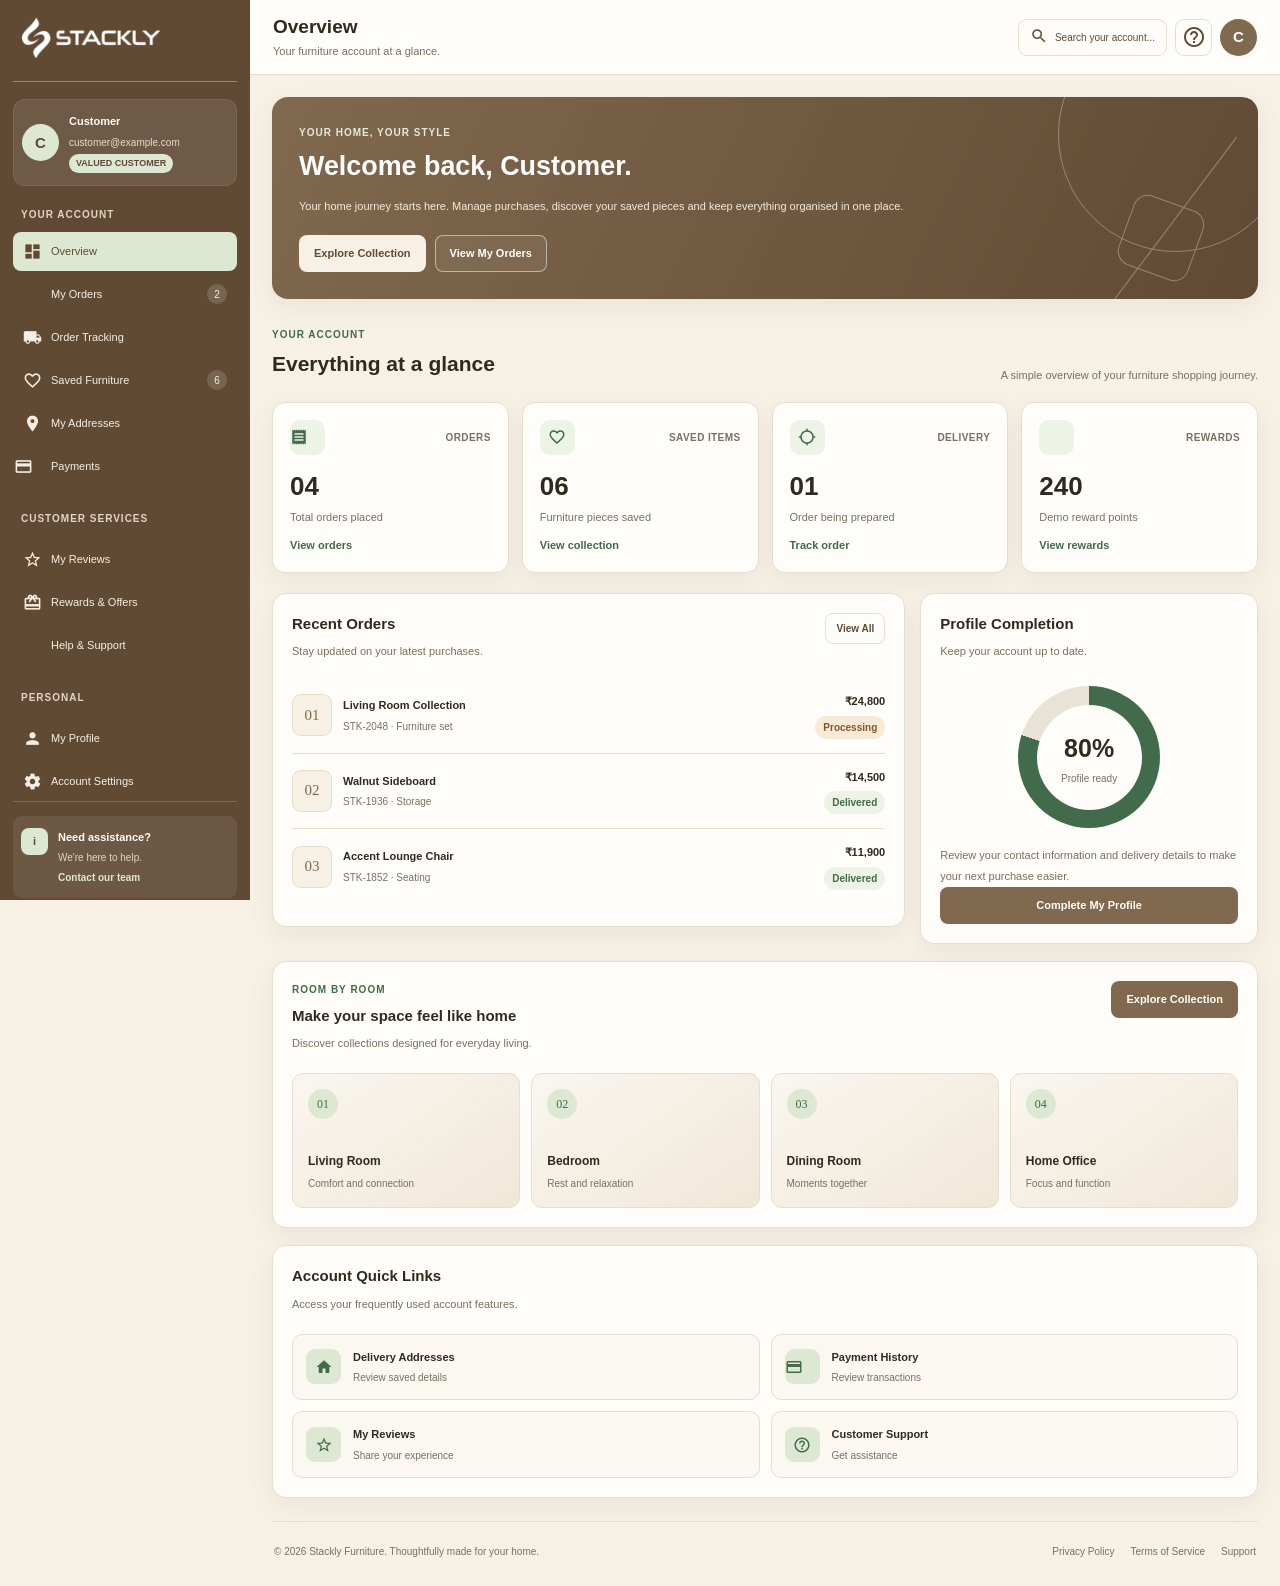
<file: client-dashboard.html>
<!DOCTYPE html>
<html lang="en">
<head>
    <meta charset="UTF-8">
    <meta name="viewport" content="width=device-width, initial-scale=1.0">
    <meta name="theme-color" content="#f6f0e5">
    <title>Stackly Furniture | Client Dashboard</title>
    <link href="https://fonts.googleapis.com/icon?family=Material+Icons" rel="stylesheet">
    <link rel="stylesheet" href="css/client-dashboard.css">
</head>
<body>

<div class="sidebar-overlay" id="sidebarOverlay"></div>

<aside class="sidebar" id="sidebar">
   <a href="#overview" class="brand">
    <img
        src="assets/logo 4.webp"
        alt="Stackly Furniture Logo"
        class="brand-logo"
    >
</a>

    <div class="customer-profile">
        <div class="avatar" data-avatar>U</div>
        <div class="customer-info">
            <strong data-customer-name>Furniture Customer</strong>
            <span data-customer-email>customer@example.com</span>
            <small>VALUED CUSTOMER</small>
        </div>
    </div>

    <p class="menu-heading">YOUR ACCOUNT</p>
     
<nav class="sidebar-nav" aria-label="Main dashboard navigation">

    <a class="nav-link active" href="#overview" data-route="overview">
        <span class="material-icons nav-symbol">dashboard</span>
        <span>Overview</span>
    </a>

    <a class="nav-link" href="#my-orders" data-route="my-orders">
        <span class="material-icons nav-symbol">receipt_long</span>
        <span>My Orders</span>
        <span class="nav-badge">2</span>
    </a>

    <a class="nav-link" href="#order-tracking" data-route="order-tracking">
        <span class="material-icons nav-symbol">local_shipping</span>
        <span>Order Tracking</span>
    </a>

    <a class="nav-link" href="#saved-items" data-route="saved-items">
        <span class="material-icons nav-symbol">favorite_border</span>
        <span>Saved Furniture</span>
        <span class="nav-badge">6</span>
    </a>

    <a class="nav-link" href="#addresses" data-route="addresses">
        <span class="material-icons nav-symbol">location_on</span>
        <span>My Addresses</span>
    </a>

    <a class="nav-link" href="#payments" data-route="payments">
        <span class="material-icons nav-symbol">payments</span>
        <span>Payments</span>
    </a>

    <p class="menu-heading secondary-menu-heading">CUSTOMER SERVICES</p>

    <a class="nav-link" href="#reviews" data-route="reviews">
        <span class="material-icons nav-symbol">star_border</span>
        <span>My Reviews</span>
    </a>

    <a class="nav-link" href="#rewards" data-route="rewards">
        <span class="material-icons nav-symbol">card_giftcard</span>
        <span>Rewards &amp; Offers</span>
    </a>

    <a class="nav-link" href="#support" data-route="support">
        <span class="material-icons nav-symbol">support_agent</span>
        <span>Help &amp; Support</span>
    </a>

    <p class="menu-heading secondary-menu-heading">PERSONAL</p>

    <a class="nav-link" href="#profile" data-route="profile">
        <span class="material-icons nav-symbol">person</span>
        <span>My Profile</span>
    </a>

    <a class="nav-link" href="#settings" data-route="settings">
        <span class="material-icons nav-symbol">settings</span>
        <span>Account Settings</span>
    </a>

</nav>


    <div class="sidebar-bottom">
        <div class="sidebar-help">
            <span class="help-icon">i</span>
            <div>
                <strong>Need assistance?</strong>
                <p>We're here to help.</p>
                <a href="404.html">Contact our team</a>
            </div>
        </div>

        <a class="nav-link logout-link" href="login.html">
            <span class="material-icons nav-symbol">logout</span>
<span>Logout</span>
        </a>
        <p class="sidebar-version">STACKLY FURNITURE · 2026</p>
    </div>
</aside>

<main class="main-content">
    <header class="topbar">
        <div class="topbar-left">
            <button class="menu-toggle" id="menuToggle"
                    aria-label="Open navigation" aria-expanded="false">☰</button>
            <div class="heading-group">
                <h1 id="pageHeading">Overview</h1>
                <p id="pageSubtitle">Your furniture account at a glance.</p>
            </div>
        </div>

        <div class="topbar-actions">
            <a class="search-link" href="404.html" aria-label="Search">
                 <span class="material-icons search-icon">search</span>
                <span class="search-text">Search your account...</span>
            </a>
            <a href="404.html" class="header-action" aria-label="Help">
                  <span class="material-icons">help_outline</span>
            </a>
            <button class="header-avatar" data-avatar aria-label="Your profile">U</button>
        </div>
    </header>

    <div class="page-content">

        <!-- 01. OVERVIEW -->
        <section class="dashboard-page active" id="overview"
            data-title="Overview"
            data-subtitle="Your furniture account at a glance.">

            <div class="welcome-card">
                <div class="welcome-content">
                    <span class="eyebrow">YOUR HOME, YOUR STYLE</span>
                    <h2>Welcome back, <span data-welcome-name>Customer</span>.</h2>
                    <p>Your home journey starts here. Manage purchases, discover your saved pieces and keep everything organised in one place.</p>
                    <div class="welcome-actions">
                        <a href="404.html" class="btn btn-cream">Explore Collection</a>
                        <a href="#my-orders" class="btn btn-outline-light">View My Orders</a>
                    </div>
                </div>
                <div class="welcome-decoration" aria-hidden="true">
                    <span class="decor-circle"></span>
                    <span class="decor-line"></span>
                    <span class="decor-square"></span>
                </div>
            </div>

            <div class="section-heading">
                <div>
                    <span class="eyebrow dark-eyebrow">YOUR ACCOUNT</span>
                    <h2>Everything at a glance</h2>
                </div>
                <p>A simple overview of your furniture shopping journey.</p>
            </div>

            <div class="stats-grid">
                <article class="stat-card">
                    <div class="stat-top">
                       <span class="material-icons stat-icon">receipt_long</span>
                        <span class="stat-tag">ORDERS</span></div>
                    <strong class="stat-number">04</strong>
                    <p>Total orders placed</p>
                    <a href="#my-orders" class="text-link">View orders</a>
                </article>
                <article class="stat-card">
                    <div class="stat-top">
                        <span class="material-icons stat-icon">favorite_border</span>
                        <span class="stat-tag">SAVED ITEMS</span></div>
                    <strong class="stat-number">06</strong>
                    <p>Furniture pieces saved</p>
                    <a href="#saved-items" class="text-link">View collection</a>
                </article>
                <article class="stat-card">
                    <div class="stat-top">
                        <span class="material-icons stat-icon">location_searching</span>
                        <span class="stat-tag">DELIVERY</span></div>
                    <strong class="stat-number">01</strong>
                    <p>Order being prepared</p>
                    <a href="#order-tracking" class="text-link">Track order</a>
                </article>
                <article class="stat-card">
                    <div class="stat-top">
                    <span class="material-icons stat-icon">auto_awesome</span>
                        <span class="stat-tag">REWARDS</span></div>
                    <strong class="stat-number">240</strong>
                    <p>Demo reward points</p>
                    <a href="#rewards" class="text-link">View rewards</a>
                </article>
            </div>

            <div class="content-grid">
                <section class="panel">
                    <div class="panel-heading">
                        <div><h3>Recent Orders</h3><p>Stay updated on your latest purchases.</p></div>
                        <a href="#my-orders" class="btn btn-small btn-outline">View All</a>
                    </div>
                    <div class="order-row">
                        <div class="order-symbol">01</div>
                        <div class="order-info"><strong>Living Room Collection</strong><span>STK-2048 · Furniture set</span></div>
                        <div class="order-meta"><strong>₹24,800</strong><span class="status status-progress">Processing</span></div>
                    </div>
                    <div class="order-row">
                        <div class="order-symbol">02</div>
                        <div class="order-info"><strong>Walnut Sideboard</strong><span>STK-1936 · Storage</span></div>
                        <div class="order-meta"><strong>₹14,500</strong><span class="status status-complete">Delivered</span></div>
                    </div>
                    <div class="order-row">
                        <div class="order-symbol">03</div>
                        <div class="order-info"><strong>Accent Lounge Chair</strong><span>STK-1852 · Seating</span></div>
                        <div class="order-meta"><strong>₹11,900</strong><span class="status status-complete">Delivered</span></div>
                    </div>
                </section>

                <section class="panel account-progress">
                    <div class="panel-heading"><div><h3>Profile Completion</h3><p>Keep your account up to date.</p></div></div>
                    <div class="account-circle"><div><strong>80%</strong><span>Profile ready</span></div></div>
                    <p class="account-message">Review your contact information and delivery details to make your next purchase easier.</p>
                    <a href="#profile" class="btn btn-brown btn-full">Complete My Profile</a>
                </section>
            </div>

            <section class="panel">
                <div class="panel-heading">
                    <div><span class="eyebrow dark-eyebrow">ROOM BY ROOM</span><h3>Make your space feel like home</h3><p>Discover collections designed for everyday living.</p></div>
                    <a href="404.html" class="btn btn-brown">Explore Collection</a>
                </div>
                <div class="category-grid">
                    <a href="404.html" class="category-card"><span class="category-number">01</span><strong>Living Room</strong><span>Comfort and connection</span></a>
                    <a href="404.html" class="category-card"><span class="category-number">02</span><strong>Bedroom</strong><span>Rest and relaxation</span></a>
                    <a href="404.html" class="category-card"><span class="category-number">03</span><strong>Dining Room</strong><span>Moments together</span></a>
                    <a href="404.html" class="category-card"><span class="category-number">04</span><strong>Home Office</strong><span>Focus and function</span></a>
                </div>
            </section>

            <section class="panel">
                <div class="panel-heading"><div><h3>Account Quick Links</h3><p>Access your frequently used account features.</p></div></div>
                <div class="quick-link-grid">
                    <a href="#addresses" class="quick-link-card"><span class="material-icons">home</span><strong>Delivery Addresses</strong><small>Review saved details</small></a>
                    <a href="#payments" class="quick-link-card"><span class="material-icons">payments</span><strong>Payment History</strong><small>Review transactions</small></a>
                    <a href="#reviews" class="quick-link-card"><span class="material-icons">star_border</span><strong>My Reviews</strong><small>Share your experience</small></a>
                    <a href="#support" class="quick-link-card"><span class="material-icons">help_outline</span><strong>Customer Support</strong><small>Get assistance</small></a>
                </div>
            </section>
        </section>

        <!-- 02. MY ORDERS -->
        <section class="dashboard-page" id="my-orders"
            data-title="My Orders"
            data-subtitle="Manage purchases and review your order history.">

            <div class="page-intro">
                <span class="eyebrow dark-eyebrow">PURCHASE HISTORY</span>
                <h2>Every order, organised.</h2>
                <p>Review your furniture purchases, check order status and access assistance when you need it.</p>
            </div>

            <div class="stats-grid">
                <article class="stat-card"><span class="stat-tag">TOTAL ORDERS</span><strong class="stat-number">04</strong><p>All purchases</p></article>
                <article class="stat-card"><span class="stat-tag">PROCESSING</span><strong class="stat-number">01</strong><p>Being prepared</p></article>
                <article class="stat-card"><span class="stat-tag">DELIVERED</span><strong class="stat-number">03</strong><p>Successfully delivered</p></article>
                <article class="stat-card"><span class="stat-tag">CANCELLED</span><strong class="stat-number">00</strong><p>No demo cancellations</p></article>
            </div>

            <section class="panel">
                <div class="panel-heading"><div><h3>Order History</h3><p>Sample records for the dashboard demonstration.</p></div><a href="404.html" class="btn btn-brown">Order Assistance</a></div>
                <div class="table-wrap">
                    <table>
                        <thead><tr><th>Order ID</th><th>Furniture</th><th>Order Date</th><th>Amount</th><th>Status</th><th>Details</th></tr></thead>
                        <tbody>
                            <tr><td>STK-2048</td><td>Living Room Collection</td><td>22 Aug 2026</td><td>₹24,800</td><td><span class="status status-progress">Processing</span></td><td><a href="#order-tracking" class="btn btn-small btn-outline">Track</a></td></tr>
                            <tr><td>STK-1936</td><td>Walnut Sideboard</td><td>14 Aug 2026</td><td>₹14,500</td><td><span class="status status-complete">Delivered</span></td><td><a href="404.html" class="btn btn-small btn-outline">Details</a></td></tr>
                            <tr><td>STK-1852</td><td>Accent Lounge Chair</td><td>02 Aug 2026</td><td>₹11,900</td><td><span class="status status-complete">Delivered</span></td><td><a href="404.html" class="btn btn-small btn-outline">Details</a></td></tr>
                            <tr><td>STK-1720</td><td>Oak Coffee Table</td><td>19 Jul 2026</td><td>₹7,600</td><td><span class="status status-complete">Delivered</span></td><td><a href="404.html" class="btn btn-small btn-outline">Details</a></td></tr>
                        </tbody>
                    </table>
                </div>
            </section>

            <div class="content-grid">
                <section class="panel"><h3>Before your furniture arrives</h3><p>Ensure the delivery address is correct and that your room is ready for the new furniture.</p><div class="button-row"><a href="#addresses" class="btn btn-outline">Review Address</a><a href="#order-tracking" class="btn btn-brown">Track Current Order</a></div></section>
                <section class="panel"><h3>Need an order update?</h3><p>For order changes, delivery questions or product assistance, visit customer support.</p><a href="404.html" class="btn btn-brown">Contact Support</a></section>
            </div>
        </section>

        <!-- 03. ORDER TRACKING -->
        <section class="dashboard-page" id="order-tracking"
            data-title="Order Tracking"
            data-subtitle="Follow your furniture order through each delivery stage.">

            <div class="page-intro"><span class="eyebrow dark-eyebrow">DELIVERY JOURNEY</span><h2>Know where your order stands.</h2><p>Follow the progress of your latest furniture purchase from confirmation to delivery.</p></div>

            <section class="panel tracking-summary">
                <div><span class="eyebrow dark-eyebrow">CURRENT ORDER</span><h3>Living Room Collection</h3><p>Order ID: STK-2048</p><p>Order value: ₹24,800</p></div>
                <span class="status status-progress">Processing</span>
            </section>

            <section class="panel">
                <div class="panel-heading"><div><h3>Order Progress</h3><p>Illustrative order timeline for the demo dashboard.</p></div></div>
                <div class="timeline">
                    <div class="timeline-step completed"><span class="timeline-dot">✓</span><div><strong>Order Confirmed</strong><p>Your order has been received and confirmed.</p><small>22 August · 10:30 AM</small></div></div>
                    <div class="timeline-step completed"><span class="timeline-dot">✓</span><div><strong>Payment Recorded</strong><p>The demo order payment has been recorded.</p><small>22 August · 10:35 AM</small></div></div>
                    <div class="timeline-step current"><span class="timeline-dot">3</span><div><strong>Preparing Your Furniture</strong><p>Your order is being prepared for dispatch.</p><small>Current stage in this demo</small></div></div>
                    <div class="timeline-step"><span class="timeline-dot">4</span><div><strong>Dispatched</strong><p>Delivery information will appear after dispatch.</p></div></div>
                    <div class="timeline-step"><span class="timeline-dot">5</span><div><strong>Delivered</strong><p>Your furniture reaches its destination.</p></div></div>
                </div>
            </section>

            <div class="content-grid">
                <section class="panel"><h3>Delivery Address</h3><p data-address-name>Customer Name</p><p data-address-email>customer@example.com</p><p>Full delivery address will be available after address integration.</p><a href="#addresses" class="btn btn-outline">Manage Address</a></section>
                <section class="panel"><h3>Delivery Assistance</h3><p>Have a question about delivery timing, installation or order status?</p><a href="404.html" class="btn btn-brown">Get Delivery Help</a></section>
            </div>
        </section>

        <!-- 04. SAVED FURNITURE -->
        <section class="dashboard-page" id="saved-items"
            data-title="Saved Furniture"
            data-subtitle="Keep the pieces you love close at hand.">

            <div class="page-intro"><span class="eyebrow dark-eyebrow">YOUR PERSONAL COLLECTION</span><h2>Furniture worth remembering.</h2><p>Review your favourite styles and revisit the pieces you are considering for your home.</p></div>

            <div class="stats-grid">
                <article class="stat-card"><span class="stat-tag">SAVED PIECES</span><strong class="stat-number">06</strong><p>Demo wishlist items</p></article>
                <article class="stat-card"><span class="stat-tag">ROOM CATEGORIES</span><strong class="stat-number">04</strong><p>Styles across your home</p></article>
                <article class="stat-card"><span class="stat-tag">COLLECTION</span><strong class="stat-number">Personal</strong><p>Curated for your taste</p></article>
                <article class="stat-card"><span class="stat-tag">NEXT STEP</span><strong class="stat-number">Explore</strong><p>Find your next favourite</p></article>
            </div>

            <div class="saved-grid">
                <article class="saved-card"><div class="saved-art art-one"><span>01</span><strong>Living</strong></div><div class="saved-info"><span class="product-category">SOFA COLLECTION</span><h3>Marlow Sofa</h3><p>Soft upholstery and a timeless silhouette for relaxed evenings.</p><div class="product-bottom"><strong>₹24,800</strong><a href="404.html" class="btn btn-brown">View Item</a></div></div></article>
                <article class="saved-card"><div class="saved-art art-two"><span>02</span><strong>Natural</strong></div><div class="saved-info"><span class="product-category">STORAGE</span><h3>Hollis Sideboard</h3><p>Warm wood character with useful everyday storage.</p><div class="product-bottom"><strong>₹14,750</strong><a href="404.html" class="btn btn-brown">View Item</a></div></div></article>
                <article class="saved-card"><div class="saved-art art-three"><span>03</span><strong>Gather</strong></div><div class="saved-info"><span class="product-category">DINING</span><h3>Olea Dining Table</h3><p>A welcoming centrepiece for family meals and gatherings.</p><div class="product-bottom"><strong>₹24,800</strong><a href="404.html" class="btn btn-brown">View Item</a></div></div></article>
                <article class="saved-card"><div class="saved-art art-four"><span>04</span><strong>Rest</strong></div><div class="saved-info"><span class="product-category">BEDROOM</span><h3>Linen Platform Bed</h3><p>Understated design with a relaxed, comfortable feel.</p><div class="product-bottom"><strong>₹28,400</strong><a href="404.html" class="btn btn-brown">View Item</a></div></div></article>
                <article class="saved-card"><div class="saved-art art-five"><span>05</span><strong>Work</strong></div><div class="saved-info"><span class="product-category">HOME OFFICE</span><h3>Oak Writing Desk</h3><p>A practical workspace with a calm, natural finish.</p><div class="product-bottom"><strong>₹12,600</strong><a href="404.html" class="btn btn-brown">View Item</a></div></div></article>
                <article class="saved-card"><div class="saved-art art-six"><span>06</span><strong>Unwind</strong></div><div class="saved-info"><span class="product-category">ACCENT SEATING</span><h3>Arden Lounge Chair</h3><p>A considered accent piece for reading and quiet moments.</p><div class="product-bottom"><strong>₹11,900</strong><a href="404.html" class="btn btn-brown">View Item</a></div></div></article>
            </div>

            <section class="panel"><h3>Build your next room</h3><p>Discover furniture for living, dining, sleeping and working in comfort.</p><a href="404.html" class="btn btn-brown">Explore Furniture</a></section>
        </section>

        <!-- 05. ADDRESSES -->
        <section class="dashboard-page" id="addresses"
            data-title="My Addresses"
            data-subtitle="Organise your furniture delivery locations.">

            <div class="page-intro"><span class="eyebrow dark-eyebrow">DELIVERY DETAILS</span><h2>Your addresses, in one place.</h2><p>Review delivery information and prepare your account for a smoother checkout.</p></div>

            <div class="stats-grid">
                <article class="stat-card"><span class="stat-tag">SAVED ADDRESSES</span><strong class="stat-number">01</strong><p>Demo primary address</p></article>
                <article class="stat-card"><span class="stat-tag">DEFAULT LOCATION</span><strong class="stat-number">Home</strong><p>Primary delivery type</p></article>
                <article class="stat-card"><span class="stat-tag">DELIVERY PROFILE</span><strong class="stat-number">Active</strong><p>Account information</p></article>
                <article class="stat-card"><span class="stat-tag">ADDRESS STATUS</span><strong class="stat-number">Review</strong><p>Verify details before checkout</p></article>
            </div>

            <div class="address-grid">
                <article class="address-card"><div class="address-heading"><span class="material-icons address-icon">home</span><span class="status status-complete">Default</span></div><h3>Home Address</h3><p data-address-name>Customer Name</p><p data-address-email>customer@example.com</p><p class="address-placeholder">Your complete street address, city, state and postal code will appear here when connected to your account.</p><a href="404.html" class="btn btn-outline">Edit Address</a></article>
                <article class="address-card add-address"><span class="address-icon">+</span><h3>Add Another Address</h3><p>Keep home, work or another delivery location organised for future purchases.</p><a href="404.html" class="btn btn-brown">Add New Address</a></article>
            </div>

            <section class="panel"><h3>Furniture delivery checklist</h3><ul class="check-list"><li>Confirm your street address and postal code.</li><li>Make sure your contact details are current.</li><li>Check that furniture can be moved into your room safely.</li><li>Review delivery instructions before checkout.</li></ul><a href="#profile" class="btn btn-brown">Review My Profile</a></section>
        </section>

        <!-- 06. PAYMENTS -->
        <section class="dashboard-page" id="payments"
            data-title="Payments"
            data-subtitle="Review payment records and purchase totals.">

            <div class="page-intro"><span class="eyebrow dark-eyebrow">PAYMENT CENTRE</span><h2>Your purchases and payment history.</h2><p>Review the sample transaction records displayed for your furniture account.</p></div>

            <div class="stats-grid">
                <article class="stat-card"><span class="stat-tag">TOTAL PURCHASES</span><strong class="stat-number">₹58.8K</strong><p>Approximate demo total</p></article>
                <article class="stat-card"><span class="stat-tag">RECORDED PAYMENTS</span><strong class="stat-number">04</strong><p>Sample transactions</p></article>
                <article class="stat-card"><span class="stat-tag">PENDING PAYMENT</span><strong class="stat-number">₹0</strong><p>No demo balance pending</p></article>
                <article class="stat-card"><span class="stat-tag">REFUNDS</span><strong class="stat-number">₹0</strong><p>No demo refunds recorded</p></article>
            </div>

            <section class="panel"><div class="panel-heading"><div><h3>Transaction History</h3><p>Illustrative data, not verified financial records.</p></div><a href="404.html" class="btn btn-outline">Payment Support</a></div>
                <div class="table-wrap"><table><thead><tr><th>Transaction ID</th><th>Order ID</th><th>Method</th><th>Amount</th><th>Status</th><th>Receipt</th></tr></thead><tbody>
                    <tr><td>PAY-8048</td><td>STK-2048</td><td>Online payment</td><td>₹24,800</td><td><span class="status status-progress">Processing</span></td><td><a href="404.html" class="btn btn-small btn-outline">Receipt</a></td></tr>
                    <tr><td>PAY-7936</td><td>STK-1936</td><td>Online payment</td><td>₹14,500</td><td><span class="status status-complete">Recorded</span></td><td><a href="404.html" class="btn btn-small btn-outline">Receipt</a></td></tr>
                    <tr><td>PAY-7852</td><td>STK-1852</td><td>Online payment</td><td>₹11,900</td><td><span class="status status-complete">Recorded</span></td><td><a href="404.html" class="btn btn-small btn-outline">Receipt</a></td></tr>
                    <tr><td>PAY-7720</td><td>STK-1720</td><td>Online payment</td><td>₹7,600</td><td><span class="status status-complete">Recorded</span></td><td><a href="404.html" class="btn btn-small btn-outline">Receipt</a></td></tr>
                </tbody></table></div>
            </section>

            <section class="panel"><h3>Payment safety</h3><p>For your security, this demo does not store card details or process real payments. Use the official checkout integration for actual transactions.</p><a href="404.html" class="btn btn-brown">Payment Assistance</a></section>
        </section>

        <!-- 07. REVIEWS -->
        <section class="dashboard-page" id="reviews"
            data-title="My Reviews"
            data-subtitle="Keep track of the furniture experiences you share.">

            <div class="page-intro"><span class="eyebrow dark-eyebrow">YOUR FEEDBACK</span><h2>Every experience matters.</h2><p>Review your submitted feedback and discover opportunities to share your experience with furniture purchases.</p></div>

            <div class="stats-grid">
                <article class="stat-card"><span class="stat-tag">REVIEWS SHARED</span><strong class="stat-number">02</strong><p>Sample review records</p></article>
                <article class="stat-card"><span class="stat-tag">AVERAGE RATING</span><strong class="stat-number">4.5/5</strong><p>Demo rating only</p></article>
                <article class="stat-card"><span class="stat-tag">AWAITING FEEDBACK</span><strong class="stat-number">01</strong><p>Example review reminder</p></article>
                <article class="stat-card"><span class="stat-tag">COMMUNITY</span><strong class="stat-number">Active</strong><p>Your voice makes a difference</p></article>
            </div>

            <section class="panel"><div class="panel-heading"><div><h3>Your Submitted Reviews</h3><p>Example review cards for layout demonstration.</p></div></div>
                <div class="review-row"><div class="review-rating">★★★★★</div><div class="review-body"><strong>Walnut Sideboard</strong><p>Example review: the natural finish and practical storage make this a versatile furniture choice.</p><small>Example review · 14 August 2026</small></div><span class="status status-complete">Published</span></div>
                <div class="review-row"><div class="review-rating">★★★★☆</div><div class="review-body"><strong>Accent Lounge Chair</strong><p>Example review: a comfortable accent piece that suits a relaxed reading corner.</p><small>Example review · 02 August 2026</small></div><span class="status status-complete">Published</span></div>
            </section>

            <section class="panel"><h3>Share your next experience</h3><p>Once your next furniture purchase is delivered, you can share feedback through the connected review feature.</p><a href="404.html" class="btn btn-brown">Write a Review</a></section>
        </section>

        <!-- 08. REWARDS -->
        <section class="dashboard-page" id="rewards"
            data-title="Rewards & Offers"
            data-subtitle="Explore your loyalty information and available offers.">

            <div class="welcome-card rewards-banner"><div class="welcome-content"><span class="eyebrow">STACKLY CUSTOMER REWARDS</span><h2>A little more value for your home.</h2><p>Discover loyalty benefits, seasonal offers and ideas for making your furniture budget go further.</p><a href="404.html" class="btn btn-cream">Explore Offers</a></div><div class="reward-emblem" aria-hidden="true">S</div></div>

            <div class="stats-grid">
                <article class="stat-card"><span class="stat-tag">DEMO POINTS</span><strong class="stat-number">240</strong><p>Illustrative reward balance</p></article>
                <article class="stat-card"><span class="stat-tag">MEMBER LEVEL</span><strong class="stat-number">Classic</strong><p>Example member tier</p></article>
                <article class="stat-card"><span class="stat-tag">SAVED OFFERS</span><strong class="stat-number">02</strong><p>Example offers</p></article>
                <article class="stat-card"><span class="stat-tag">MEMBER STATUS</span><strong class="stat-number">Active</strong><p>Demo account status</p></article>
            </div>

            <section class="panel"><div class="panel-heading"><div><h3>Featured Offers</h3><p>Example promotional cards; no discount is automatically applied.</p></div></div>
                <div class="offer-grid">
                    <article class="offer-card"><span class="offer-label">SEASONAL</span><h3>Refresh Your Living Room</h3><p>Explore new seating and thoughtfully designed accent furniture.</p><a href="404.html" class="btn btn-brown">View Collection</a></article>
                    <article class="offer-card"><span class="offer-label">HOME ESSENTIALS</span><h3>Everyday Organisation</h3><p>Find storage pieces to help keep your home calm and organised.</p><a href="404.html" class="btn btn-brown">Explore Storage</a></article>
                </div>
            </section>

            <section class="panel"><h3>Rewards programme information</h3><p>The reward balance and offers shown here are demo content. Connect your loyalty API to calculate actual points, membership eligibility and redeemable benefits.</p><a href="404.html" class="btn btn-outline">Rewards Assistance</a></section>
        </section>

        <!-- 09. SUPPORT -->
        <section class="dashboard-page" id="support"
            data-title="Help & Support"
            data-subtitle="Find assistance with your furniture account and purchases.">

            <div class="page-intro"><span class="eyebrow dark-eyebrow">WE ARE HERE TO HELP</span><h2>How can we assist you?</h2><p>Find support for order status, delivery details, payments, product care and your account.</p></div>

             
<div class="support-grid">
    <a href="404.html" class="support-card">
        <span class="material-icons support-icon">receipt_long</span>
        <h3>Orders &amp; Tracking</h3>
        <p>Questions about order status, confirmation or delivery progress.</p>
        <span class="btn btn-outline">Get Order Help</span>
    </a>

    <a href="404.html" class="support-card">
        <span class="material-icons support-icon">local_shipping</span>
        <h3>Delivery &amp; Assembly</h3>
        <p>Get assistance with delivery instructions and furniture setup.</p>
        <span class="btn btn-outline">Delivery Help</span>
    </a>

    <a href="404.html" class="support-card">
        <span class="material-icons support-icon">payments</span>
        <h3>Payments &amp; Billing</h3>
        <p>Questions about transaction records, checkout or receipts.</p>
        <span class="btn btn-outline">Payment Help</span>
    </a>

    <a href="404.html" class="support-card">
        <span class="material-icons support-icon">person</span>
        <h3>Account Assistance</h3>
        <p>Get help with your profile, contact information and settings.</p>
        <span class="btn btn-outline">Account Help</span>
    </a>
</div>

            <section class="panel"><div class="panel-heading"><div><h3>Frequently Asked Questions</h3><p>Quick answers to common furniture shopping questions.</p></div></div>
                <details class="faq-item"><summary>How can I check my order status?</summary><p>Open My Orders and select the tracking option for an available order. Live status requires integration with your order management system.</p></details>
                <details class="faq-item"><summary>Can I change my delivery address?</summary><p>Review My Addresses. Address changes for existing orders may require assistance and depend on the delivery stage.</p></details>
                <details class="faq-item"><summary>Where can I find my payment receipt?</summary><p>Open Payments to review transaction records. Real receipts should be generated by your payment or order service.</p></details>
                <details class="faq-item"><summary>How do I report a damaged item?</summary><p>Use the connected support process and provide the relevant order number and details of the issue.</p></details>
                <details class="faq-item"><summary>How can I update my account details?</summary><p>Open My Profile to review the information currently associated with your account.</p></details>
            </section>

            <section class="panel support-contact"><div><h3>Still need help?</h3><p>Our support team can help with questions about your furniture journey.</p></div><a href="404.html" class="btn btn-brown">Contact Support</a></section>
        </section>

        <!-- 10. PROFILE -->
        <section class="dashboard-page" id="profile"
            data-title="My Profile"
            data-subtitle="Review the personal details associated with your account.">

            <div class="page-intro"><span class="eyebrow dark-eyebrow">PERSONAL INFORMATION</span><h2>Your profile, your details.</h2><p>Review your recognised customer identity and contact information.</p></div>

            <section class="panel profile-panel">
                <div class="profile-cover"></div>
                <div class="profile-identity"><div class="avatar avatar-large" data-avatar>U</div><div><h3 data-customer-name>Furniture Customer</h3><p data-customer-email>customer@example.com</p><span class="status status-complete">Customer Account</span></div></div>
                <div class="profile-details-grid">
                    <div class="profile-detail"><span>DISPLAY NAME</span><strong data-customer-name>Furniture Customer</strong></div>
                    <div class="profile-detail"><span>EMAIL ADDRESS</span><strong data-customer-email>customer@example.com</strong></div>
                    <div class="profile-detail"><span>ACCOUNT TYPE</span><strong>Furniture Customer</strong></div>
                    <div class="profile-detail"><span>PROFILE STATUS</span><strong>Active demo profile</strong></div>
                </div>
                <p class="form-note">This dashboard reads the email and name available in local browser storage or the URL. Connect your authentication backend for verified customer details.</p>
                <a href="404.html" class="btn btn-brown">Edit Profile</a>
            </section>

            <div class="content-grid">
                <section class="panel"><h3>Contact Information</h3><p>Keep your email and contact details accurate so order-related communications reach you.</p><a href="404.html" class="btn btn-outline">Update Contact Details</a></section>
                <section class="panel"><h3>Delivery Preferences</h3><p>Review the address associated with your furniture deliveries.</p><a href="#addresses" class="btn btn-brown">Manage Addresses</a></section>
            </div>
        </section>

        <!-- 11. SETTINGS -->
        <section class="dashboard-page" id="settings"
            data-title="Account Settings"
            data-subtitle="Manage your preferences, privacy and account access.">

            <div class="page-intro"><span class="eyebrow dark-eyebrow">ACCOUNT PREFERENCES</span><h2>Settings for a better experience.</h2><p>Review your account preferences and find the right place to manage your information.</p></div>

            <section class="panel settings-section">
                <div class="settings-item"><div><h3>Personal Information</h3><p>Review your customer name and email address.</p></div><a href="#profile" class="btn btn-outline">View Profile</a></div>
                <div class="settings-item"><div><h3>Delivery Addresses</h3><p>Manage your preferred delivery location.</p></div><a href="#addresses" class="btn btn-outline">Manage Addresses</a></div>
                <div class="settings-item"><div><h3>Payment Records</h3><p>Review your sample payment history and transaction support.</p></div><a href="#payments" class="btn btn-outline">View Payments</a></div>
                <div class="settings-item"><div><h3>Privacy & Security</h3><p>Access the connected account security and privacy controls.</p></div><a href="404.html" class="btn btn-outline">Security Settings</a></div>
                <div class="settings-item"><div><h3>Communication Preferences</h3><p>Manage marketing and order notification preferences when available.</p></div><a href="404.html" class="btn btn-outline">Preferences</a></div>
                <div class="settings-item"><div><h3>Account Assistance</h3><p>Ask for help with account access or profile changes.</p></div><a href="#support" class="btn btn-brown">Get Support</a></div>
            </section>

            <section class="panel security-note"><span class="support-icon">✓</span><div><h3>Protect your account</h3><p>Never share your password or verification codes. Use your application's secure authentication process for account changes.</p></div></section>
        </section>

        <footer class="dashboard-footer">
            <span>© 2026 Stackly Furniture. Thoughtfully made for your home.</span>
            <nav aria-label="Footer navigation"><a href="404.html">Privacy Policy</a><a href="404.html">Terms of Service</a><a href="#support">Support</a></nav>
        </footer>

    </div>
</main>

<script src="js/client-dashboard.js" defer></script>
</body>
</html>
</file>
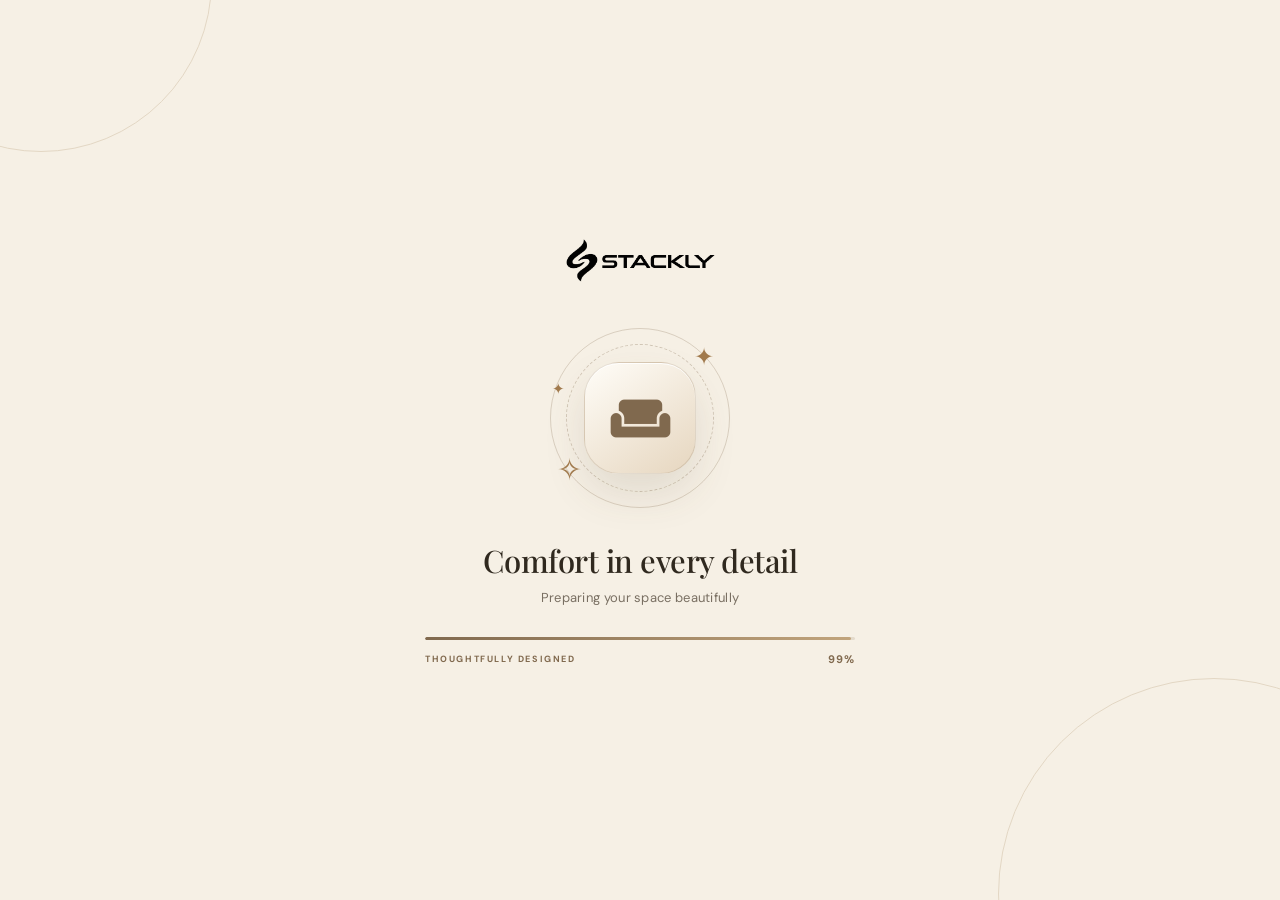
<file: login.html>
<!DOCTYPE html>
<html lang="en">
<head>
    <meta charset="UTF-8">
    <meta name="viewport" content="width=device-width, initial-scale=1.0">
    <meta name="theme-color" content="#80694e">
    <title>Login | Stackly</title>

    <link rel="preconnect" href="https://fonts.googleapis.com">
    <link rel="preconnect" href="https://fonts.gstatic.com" crossorigin>
    <link href="https://fonts.googleapis.com/css2?family=DM+Sans:wght@400;500;600;700&family=Playfair+Display:wght@400;500;600&display=swap" rel="stylesheet">
    <link rel="stylesheet"
      href="https://cdnjs.cloudflare.com/ajax/libs/font-awesome/6.7.2/css/all.min.css">
    <link href="https://fonts.googleapis.com/css2?family=Material+Symbols+Outlined:opsz,wght,FILL,GRAD@20..48,400,0,0" rel="stylesheet">
<link href="https://fonts.googleapis.com/icon?family=Material+Icons" rel="stylesheet">
    <link rel="stylesheet" href="css/login.css">
    <link rel="stylesheet" href="css/style.css">
</head>
<body>


<!-- Premium Stackly Page Loader -->
<div class="stackly-loader" id="stacklyLoader">
    <div class="loader-content">

        <div class="loader-logo">
    <img
        src="assets/black-logo.webp"
        alt="Stackly Furniture"
        class="loader-logo-image"
    >
</div>

        <div class="loader-visual">
            <div class="loader-orbit orbit-one"></div>
            <div class="loader-orbit orbit-two"></div>

            <div class="loader-chair">
                <span class="material-icons">weekend</span>
            </div>

            <span class="loader-spark spark-one">✦</span>
            <span class="loader-spark spark-two">✧</span>
            <span class="loader-spark spark-three">✦</span>
        </div>

        <h2 class="loader-title">Comfort in every detail</h2>
        <p class="loader-subtitle">Preparing your space beautifully</p>

        <div class="loader-progress">
            <span id="loaderProgressBar"></span>
        </div>

        <div class="loader-bottom">
            <span>THOUGHTFULLY DESIGNED</span>
            <span id="loaderPercentage">00%</span>
        </div>

    </div>
</div>


    <main class="login-page">

        <!-- Background overlay -->
        <div class="login-background-overlay"></div>

        <!-- Top navigation -->
        <header class="login-topbar">
            <a href="index.html" class="login-logo" aria-label="Stackly home">
                <img src="assets/black-logo.webp" alt="Stackly">
            </a>

            <a href="index.html" class="login-home-link">
                <span class="material-symbols-outlined">arrow_back</span>
                Back Home
            </a>
        </header>

        <!-- Login content -->
        <section class="login-layout">

            <div class="login-intro">
                <span class="login-eyebrow">
                    <span class="login-eyebrow-dot"></span>
                    WELCOME TO STACKLY
                </span>

                <h1>Login to your <span>account</span></h1>

                <p>
                    Welcome back! Enter your details to login your account
                </p>
            </div>

            <!-- Login card -->
            <div class="login-card">

                <div class="login-card-heading">
                    <span class="login-card-label">YOUR SPACE AWAITS</span>
                    <h2>Login</h2>
                    <p>Enter your details to continue.</p>
                </div>

                <form id="stacklyLoginForm" novalidate>

                    <!-- Email -->
                    <div class="login-field">
                        <label for="loginEmail">Email address</label>

                        <input
                            type="email"
                            id="loginEmail"
                            name="email"
                            placeholder="Enter your email"
                            autocomplete="email"
                            aria-describedby="emailError"
                            required>

                        <small class="login-error" id="emailError"></small>
                    </div>

                    <!-- Password -->
                    <div class="login-field">
                        <label for="loginPassword">Password</label>

                        <div class="login-password-wrap">
                            <input
                                type="password"
                                id="loginPassword"
                                name="password"
                                placeholder="Enter your password"
                                autocomplete="current-password"
                                aria-describedby="passwordError"
                                required>

                            <button
                                type="button"
                                class="login-password-toggle"
                                id="passwordToggle"
                                aria-label="Show password">
                                <span class="material-symbols-outlined">
                                    visibility
                                </span>
                            </button>
                        </div>

                        <small class="login-error" id="passwordError"></small>
                    </div>

                    <!-- Role selector -->
                    <div class="login-field">
                        <label for="loginRole">Login as</label>

                        <div class="login-select-wrap">
                            <span class="material-symbols-outlined">
                                manage_accounts
                            </span>

                            <select id="loginRole" name="role" required>
                                <option value="">Select your role</option>
                                <option value="client">Client</option>
                                <option value="admin">Admin</option>
                            </select>

                            <span class="material-symbols-outlined select-arrow">
                                expand_more
                            </span>
                        </div>

                        <small class="login-error" id="roleError"></small>
                    </div>

                    <!-- Remember + Forgot password -->
                    <div class="login-options">
                        <label class="login-remember">
                            <input type="checkbox" id="rememberMe">
                            <span class="login-custom-checkbox"></span>
                            Remember me
                        </label>

                        <a href="404.html" class="login-forgot">
                            Forgot password?
                        </a>
                    </div>

                    <!-- Form-level message -->
                    <div
                        class="login-form-message"
                        id="loginFormMessage"
                        role="status"
                        aria-live="polite">
                    </div>

                    <button type="submit" class="login-submit-btn">
                        <span>Login</span>
                    </button>

                    <div class="login-divider">
                        <span></span>
                        <p>Or continue with</p>
                        <span></span>
                    </div>

                    <!-- Social buttons redirect to 404 -->
            
<div class="login-social-buttons">

    <a href="404.html" class="login-social-btn" aria-label="Login with Apple">
        <i class="fa-brands fa-apple"></i>
        <span>Continue with Apple</span>
    </a>

    <a href="404.html" class="login-social-btn" aria-label="Login with Google">
        <i class="fa-brands fa-google"></i>
        <span>Continue with Google</span>
    </a>

</div>


                    <p class="login-register-text">
                        New here?
                        <a href="signup.html">Create an account</a>
                    </p>

                </form>
            </div>

        </section>

        <p class="login-bottom-note">
            Thoughtfully designed spaces begin with Stackly.
        </p>

    </main>

    <!-- GSAP -->
    <script src="https://cdnjs.cloudflare.com/ajax/libs/gsap/3.12.5/gsap.min.js"></script>
    <script src="js/script.js"></script>
    <script src="js/login.js"></script>
</body>
</html>
</file>
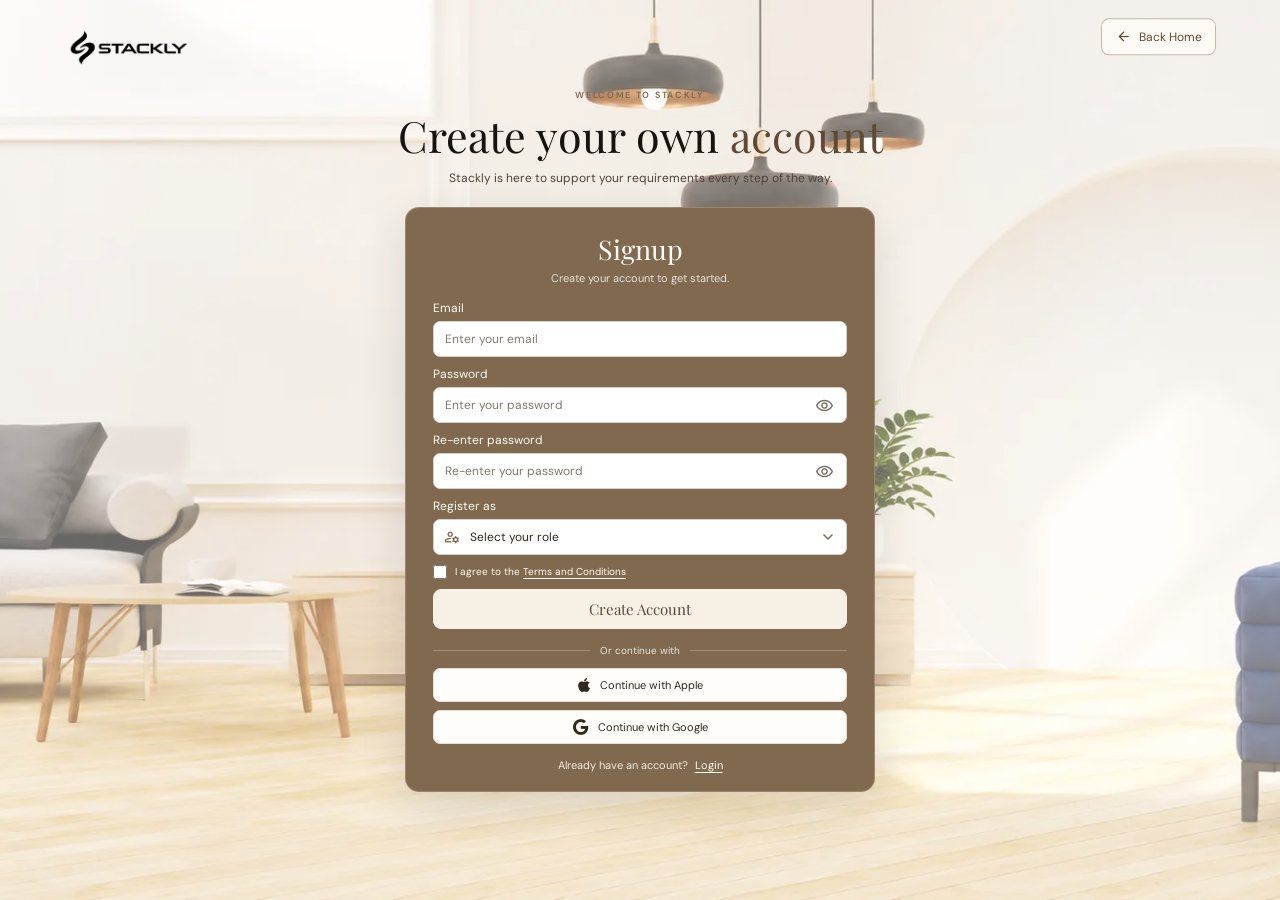
<file: signup.html>
<!DOCTYPE html>
<html lang="en">
<head>
    <meta charset="UTF-8">
    <meta name="viewport" content="width=device-width, initial-scale=1.0">
    <meta name="theme-color" content="#80694e">
    <title>Signup | Stackly</title>

    <link rel="preconnect" href="https://fonts.googleapis.com">
    <link rel="preconnect" href="https://fonts.gstatic.com" crossorigin>
    <link href="https://fonts.googleapis.com/css2?family=DM+Sans:wght@400;500;600;700&family=Playfair+Display:wght@400;500;600&display=swap" rel="stylesheet">

    <link href="https://fonts.googleapis.com/css2?family=Material+Symbols+Outlined:opsz,wght,FILL,GRAD@20..48,400,0,0" rel="stylesheet">

    <link rel="stylesheet" href="https://cdnjs.cloudflare.com/ajax/libs/font-awesome/6.7.2/css/all.min.css">
    <link rel="stylesheet" href="css/signup.css">
</head>
<body>

<main class="signup-page">

    <div class="signup-background-overlay"></div>

    <header class="signup-topbar">
        <a href="index.html" class="signup-logo" aria-label="Stackly home">
            <img src="assets/black-logo.webp" alt="Stackly">
        </a>

        <a href="index.html" class="signup-home-link">
            <span class="material-symbols-outlined">arrow_back</span>
            Back Home
        </a>
    </header>

    <section class="signup-layout">

        <div class="signup-intro">
            <span class="signup-eyebrow">
               
                WELCOME TO STACKLY
            </span>

            <h1>Create your own <span>account</span></h1>

            <p>
                Stackly is here to support your requirements
                every step of the way.
            </p>
        </div>

        <div class="signup-card">

            <div class="signup-card-heading">
                <h2>Signup</h2>
                <p>Create your account to get started.</p>
            </div>

            <form id="stacklySignupForm" novalidate>

                <div class="signup-field">
                    <label for="signupEmail">Email</label>
                    <input
                        type="email"
                        id="signupEmail"
                        name="email"
                        placeholder="Enter your email"
                        autocomplete="email"
                        aria-describedby="signupEmailError"
                        required>
                    <small class="signup-error" id="signupEmailError"></small>
                </div>

                <div class="signup-field">
                    <label for="signupPassword">Password</label>

                    <div class="signup-password-wrap">
                        <input
                            type="password"
                            id="signupPassword"
                            name="password"
                            placeholder="Enter your password"
                            autocomplete="new-password"
                            aria-describedby="signupPasswordError"
                            required>

                        <button type="button"
                                class="signup-password-toggle"
                                data-target="signupPassword"
                                aria-label="Show password">
                            <span class="material-symbols-outlined">visibility</span>
                        </button>
                    </div>

                    <small class="signup-error" id="signupPasswordError"></small>
                </div>

                <div class="signup-field">
                    <label for="signupConfirmPassword">Re-enter password</label>

                    <div class="signup-password-wrap">
                        <input
                            type="password"
                            id="signupConfirmPassword"
                            name="confirmPassword"
                            placeholder="Re-enter your password"
                            autocomplete="new-password"
                            aria-describedby="signupConfirmError"
                            required>

                        <button type="button"
                                class="signup-password-toggle"
                                data-target="signupConfirmPassword"
                                aria-label="Show password">
                            <span class="material-symbols-outlined">visibility</span>
                        </button>
                    </div>

                    <small class="signup-error" id="signupConfirmError"></small>
                </div>

                <div class="signup-field">
                    <label for="signupRole">Register as</label>

                    <div class="signup-select-wrap">
                        <span class="material-symbols-outlined">manage_accounts</span>

                        <select id="signupRole" name="role" required
                                aria-describedby="signupRoleError">
                            <option value="">Select your role</option>
                            <option value="client">Client</option>
                            <option value="admin">Admin</option>
                        </select>

                        <span class="material-symbols-outlined signup-select-arrow">
                            expand_more
                        </span>
                    </div>

                    <small class="signup-error" id="signupRoleError"></small>
                </div>

                <label class="signup-terms">
                    <input type="checkbox" id="signupTerms">
                    <span>I agree to the <a href="404.html">Terms and Conditions</a></span>
                </label>
                <small class="signup-error signup-terms-error" id="signupTermsError"></small>

                <div class="signup-form-message" id="signupFormMessage"
                     role="status" aria-live="polite"></div>

                <button type="submit" class="signup-submit-btn">
                    Create Account
                </button>

                <div class="signup-divider">
                    <span></span>
                    <p>Or continue with</p>
                    <span></span>
                </div>

                <div class="signup-social-buttons">
                    <a href="404.html" class="signup-social-btn" aria-label="Continue with Apple">
                        <i class="fa-brands fa-apple"></i>
                        <span>Continue with Apple</span>
                    </a>

                    <a href="404.html" class="signup-social-btn" aria-label="Continue with Google">
                        <i class="fa-brands fa-google"></i>
                        <span>Continue with Google</span>
                    </a>
                </div>

                <p class="signup-login-text">
                    Already have an account?
                    <a href="login.html">Login</a>
                </p>

            </form>
        </div>
    </section>
</main>

<script src="https://cdnjs.cloudflare.com/ajax/libs/gsap/3.12.5/gsap.min.js"></script>
<script src="js/signup.js"></script>
</body>
</html>
</file>
<file: css/admin-dashboard.css>
/* ==========================================
   STACKLY FURNITURE ADMIN DASHBOARD
   Matching Client Dashboard Color Palette
   File: css/admin-dashboard.css
   ========================================== */

:root {
    --cream: #f6f0e5;
    --white: #fffdf9;
    --brown: #80694e;
    --brown-dark: #604a34;
    --sage: #dce8d1;
    --green: #416b4b;
    --green-light: #edf3e7;
    --text: #30291f;
    --muted: #796f62;
    --border: #e6ddcf;
    --shadow: 0 8px 26px rgba(72, 54, 35, .06);
    --sidebar-width: 250px;

    --surface: #fffdf9;
    --surface-soft: #faf6ee;
    --sidebar-bg: #604a34;
    --sidebar-text: #fffdf9;
    --sidebar-muted: rgba(255, 253, 249, 0.62);
    --accent: #416b4b;
    --accent-soft: #edf3e7;
    --success-bg: #e8f0e3;
    --warning-bg: #f5ead8;
    --danger-bg: #f5e6df;
}

/* ---------- RESET ---------- */

* {
    box-sizing: border-box;
}

html {
    scroll-behavior: smooth;
    scroll-padding-top: 90px;
}

body {
    margin: 0;
    background: var(--cream);
    color: var(--text);
    font-family: "DM Sans", sans-serif;
    font-size: 11px;
    line-height: 1.65;
    -webkit-font-smoothing: antialiased;
}

button,
input,
select,
textarea {
    font: inherit;
}

button,
a,
input,
select,
textarea {
    -webkit-tap-highlight-color: transparent;
}

a {
    color: inherit;
    text-decoration: none;
}

button,
a,
input,
select,
textarea {
    outline-color: var(--green);
}

button {
    cursor: pointer;
}

img {
    max-width: 100%;
}

.material-icons {
    font-size: 19px;
    line-height: 1;
    vertical-align: middle;
}

.admin-shell {
    min-height: 100vh;
}

/* ---------- SIDEBAR ---------- */

.sidebar {
    position: fixed;
    inset: 0 auto 0 0;
    z-index: 50;
    display: flex;
    flex-direction: column;
    justify-content: space-between;
    width: var(--sidebar-width);
    padding: 22px 15px 14px;
    overflow-y: auto;
    background: var(--sidebar-bg);
    color: var(--sidebar-text);
    border-right: 1px solid rgba(255, 253, 249, .15);
    scrollbar-width: thin;
    scrollbar-color: var(--border) transparent;
}

.sidebar-top {
    min-width: 0;
}

.brand {
    display: flex;
    align-items: center;
    gap: 10px;
    padding: 0 8px 22px;
    border-bottom: 1px solid var(--border);
    color: var(--brown-dark);
    font-family: "Manrope", sans-serif;
    font-size: 18px;
    font-weight: 800;
    letter-spacing: 1px;
    line-height: 1.2;
}

.brand-mark {
    display: grid;
    place-items: center;
    flex: 0 0 35px;
    width: 35px;
    height: 35px;
    border-radius: 10px;
    background: var(--sage);
    color: var(--green);
    font-size: 22px;
}

.brand-sub {
    display: block;
    margin-top: 4px;
    color: var(--muted);
    font-family: "DM Sans", sans-serif;
    font-size: 9px;
    font-weight: 500;
    letter-spacing: 1.1px;
}

.profile-card {
    display: flex;
    align-items: center;
    gap: 10px;
    min-width: 0;
    margin: 18px 0 24px;
    padding: 12px 9px;
    border: 1px solid var(--border);
    border-radius: 12px;
    background:#80694e;
}

.avatar {
    display: grid;
    place-items: center;
    flex: 0 0 38px;
    width: 38px;
    height: 38px;
    border-radius: 50%;
    background: var(--sage);
    color: var(--green);
    font-family: "Manrope", sans-serif;
    font-size: 14px;
    font-weight: 800;
}

.profile-copy {
    display: flex;
    flex-direction: column;
    gap: 2px;
    min-width: 0;
}

.profile-copy strong {
    overflow: hidden;
    max-width: 150px;
    color: var(--white);
    font-size: 11px;
    text-overflow: ellipsis;
    white-space: nowrap;
}

.profile-copy > span {
    overflow: hidden;
    max-width: 150px;
    color: var(--white);
    font-size: 9px;
    text-overflow: ellipsis;
    white-space: nowrap;
}

.profile-copy small {
    align-self: flex-start;
    margin-top: 4px;
    padding: 2px 7px;
    border-radius: 20px;
    background: var(--green-light);
    color: var(--green);
    font-size: 9px;
    font-weight: 700;
}

.nav-label {
    margin: 0 8px 9px;
    color: var(--white);
    font-size: 9px;
    font-weight: 700;
    letter-spacing: 1.2px;
}

.nav-menu {
    display: grid;
    gap: 5px;
}

.nav-link {
    display: flex;
    flex-direction: row;
    align-items: center;
    justify-content: flex-start;
    gap: 11px;
    width: 100%;
    min-width: 0;
    min-height: 41px;
    padding: 10px 11px;
    border: 1px solid transparent;
    border-radius: 9px;
    color: var(--sidebar-text);
    font-size: 12px;
    text-align: left;
    transition: background .2s ease, color .2s ease;
}

.nav-link .material-icons {
    display: inline-flex;
    flex: 0 0 20px;
    align-items: center;
    justify-content: flex-start;
    width: 20px;
    min-width: 20px;
    margin: 0;
    color: #b09a7d;
    font-size: 18px;
    line-height: 1;
}

.nav-link > span:nth-child(2) {
    flex: 1 1 auto;
    min-width: 0;
    margin: 0;
    text-align: left;
}

.nav-link small {
    min-width: 20px;
    padding: 2px 6px;
    border-radius: 20px;
    background: var(--cream);
    color: var(--muted);
    text-align: center;
    font-size: 9px;
}

.nav-link:hover {
    background: var(--white);
    color: var(--green);
}

.nav-link:hover .material-icons {
    color: var(--green);
}

/* Green is used only for the active navigation item. */
.nav-link.active {
    border-color: #d4e1ca;
    background: var(--green-light);
    color: var(--green);
    font-weight: 700;
}

.nav-link.active .material-icons {
    color: var(--green);
}

.nav-link.active small {
    background: var(--sage);
    color: var(--green);
}

.sidebar-bottom {
    margin-top: 24px;
}

.sidebar-help {
    display: flex;
    align-items: center;
    gap: 8px;
    margin-bottom: 12px;
    padding: 12px 9px;
    border: 1px solid var(--border);
    border-radius: 10px;
    
    background:#80694e;
}

.sidebar-help > .material-icons {
    color: var(--brown);
    font-size: 20px;
}

.sidebar-help div {
    display: flex;
    flex: 1;
    flex-direction: column;
    min-width: 0;
}

.sidebar-help strong {
    font-size: 10px;
}

.sidebar-help small {
    color: var(--white);
    font-size: 9px;
}

.sidebar-help > a {
    color: var(--white);
    font-size: 9px;
    font-weight: 700;
}

.logout-link {
    display: flex;
    align-items: center;
    gap: 10px;
    padding: 12px 10px;
    border-top: 1px solid var(--border);
    color:#ffffff;
    font-size: 11px;

}
.logout-link .material-icons {
    font-size: 18px;
}

.sidebar-overlay {
    display: none;
}

/* ---------- MAIN AREA ---------- */

.main-area {
    display: flex;
    flex-direction: column;
    min-width: 0;
    min-height: 100vh;
    margin-left: var(--sidebar-width);
}

/* ---------- HEADER ---------- */

.topbar {
    position: sticky;
    top: 0;
    z-index: 30;
    display: flex;
    align-items: center;
    justify-content: space-between;
    gap: 20px;
    height: 76px;
    padding: 12px 27px;
    border-bottom: 1px solid var(--border);
    background: rgba(255, 253, 249, .96);
    backdrop-filter: blur(12px);
}

.topbar-left {
    display: flex;
    align-items: center;
    gap: 12px;
    min-width: 0;
}

.topbar h1 {
    margin: 0;
    color: var(--text);
    font-family: "Manrope", sans-serif;
    font-size: 17px;
    font-weight: 800;
    line-height: 1.35;
}

.topbar p {
    margin: 3px 0 0;
    color: var(--muted);
    font-size: 10px;
}

.topbar-actions {
    display: flex;
    align-items: center;
    gap: 8px;
    flex-shrink: 0;
}

.search-link,
.header-action {
    display: flex;
    align-items: center;
    justify-content: flex-start;
    gap: 8px;
    min-height: 37px;
    padding: 0 11px;
    border: 1px solid var(--border);
    border-radius: 9px;
    background: var(--white);
    color: var(--brown-dark);
    transition: background .2s ease, border-color .2s ease;
}

.search-link {
    min-width: 170px;
    background: var(--surface-soft);
}

.search-link:hover,
.header-action:hover {
    border-color: #d4c8b5;
    background: var(--cream);
}

.search-icon {
    display: inline-flex;
    align-items: center;
    justify-content: center;
    flex-shrink: 0;
    font-size: 18px;
    line-height: 1;
    transform: translateY(-1px);
}

.search-text {
    font-size: 10px;
}

.header-action {
    justify-content: center;
    width: 38px;
}

.user-chip {
    display: flex;
    align-items: center;
    gap: 8px;
    padding: 0 0 0 5px;
    border: 0;
    background: transparent;
    color: var(--text);
    text-align: left;
}

.header-avatar {
    flex-basis: 37px;
    width: 37px;
    height: 37px;
    background: var(--sage);
    color: var(--green);
}

.header-user-copy {
    display: flex;
    flex-direction: column;
    min-width: 0;
    max-width: 135px;
}

.header-user-copy strong {
    overflow: hidden;
    font-size: 10px;
    text-overflow: ellipsis;
    white-space: nowrap;
}

.header-user-copy small {
    overflow: hidden;
    color: var(--muted);
    font-size: 9px;
    text-overflow: ellipsis;
    white-space: nowrap;
}

.menu-toggle {
    display: none;
    place-items: center;
    width: 38px;
    height: 38px;
    border: 1px solid var(--border);
    border-radius: 9px;
    background: var(--white);
    color: var(--brown-dark);
}

/* ---------- PAGE CONTENT ---------- */

.page-content {
    flex: 1;
    width: 100%;
    max-width: 1700px;
    min-width: 0;
    margin: 0 auto;
    padding: 25px 27px 35px;
}

.admin-page {
    display: none;
    animation: pageEnter .3s ease both;
}

.admin-page.active {
    display: block;
}

@keyframes pageEnter {
    from {
        opacity: 0;
        transform: translateY(6px);
    }

    to {
        opacity: 1;
        transform: translateY(0);
    }
}

/* ---------- WELCOME BANNER ---------- */

.welcome-banner {
    position: relative;
    isolation: isolate;
    display: grid;
    grid-template-columns: minmax(0, 1.4fr) minmax(200px, .7fr);
    min-height: 225px;
    padding: 29px 32px;
    overflow: hidden;
    border: 1px solid var(--border);
    border-radius: 17px;
    background: var(--white);
    color: var(--text);
    box-shadow: var(--shadow);
}

.welcome-copy {
    position: relative;
    z-index: 2;
    align-self: center;
    max-width: 590px;
}

.eyebrow {
    display: block;
    color: var(--brown);
    font-size: 9px;
    font-weight: 800;
    letter-spacing: 1.2px;
    line-height: 1.5;
}

.light-eyebrow {
    color: var(--brown);
}

.welcome-copy h2 {
    margin: 10px 0;
    font-family: "Manrope", sans-serif;
    font-size: clamp(23px, 2.5vw, 32px);
    font-weight: 800;
    line-height: 1.25;
    letter-spacing: -.7px;
}

.welcome-copy h2 em {
    color: var(--green);
    font-style: normal;
}

.welcome-copy p {
    max-width: 500px;
    margin: 0;
    color: var(--muted);
    font-size: 11px;
    line-height: 1.8;
}

.button-row {
    display: flex;
    flex-wrap: wrap;
    gap: 9px;
    margin-top: 18px;
}

/* ---------- BUTTONS ---------- */

.btn {
    display: inline-flex;
    align-items: center;
    justify-content: center;
    min-height: 36px;
    padding: 0 14px;
    border: 1px solid transparent;
    border-radius: 8px;
    font-size: 10px;
    font-weight: 700;
    text-align: center;
    transition: background .2s ease, transform .2s ease;
}

.btn:hover {
    transform: translateY(-1px);
}

.btn-primary {
    background: var(--green);
    color: var(--white);
}

.btn-primary:hover {
    background: #35583e;
}

.btn-light {
    border-color: var(--border);
    background: var(--cream);
    color: var(--brown-dark);
}

.btn-light:hover {
    background: var(--sage);
}

.btn-ghost {
    border-color: var(--border);
    background: var(--white);
    color: var(--brown-dark);
}

.btn-ghost:hover,
.btn-outline:hover {
    background: var(--cream);
}

.btn-outline {
    border-color: var(--border);
    background: var(--white);
    color: var(--brown-dark);
}

/* ---------- FURNITURE BANNER ART ---------- */

.welcome-art {
    position: relative;
    min-height: 165px;
    overflow: hidden;
}

.art-circle {
    position: absolute;
    top: -20px;
    right: 5%;
    width: 210px;
    height: 210px;
    border: 1px solid #e6ddcf;
    border-radius: 50%;
    background: var(--cream);
}

.art-sofa {
    position: absolute;
    right: 16%;
    bottom: 29px;
    width: 180px;
    height: 78px;
    border-radius: 23px 23px 13px 13px;
    background: #d8c4a9;
    box-shadow: 0 14px 0 #bda587;
}

.art-sofa:before,
.art-sofa:after {
    position: absolute;
    top: 12px;
    width: 36px;
    height: 66px;
    border-radius: 15px;
    background: #c8b293;
    content: "";
}

.art-sofa:before {
    left: -17px;
}

.art-sofa:after {
    right: -17px;
}

.art-sofa span {
    position: absolute;
    inset: 9px 50% 8px auto;
    width: 2px;
    background: #b49b7b;
}

.art-sofa i,
.art-sofa b {
    position: absolute;
    bottom: -23px;
    width: 7px;
    height: 24px;
    border-radius: 3px;
    background: var(--brown);
}

.art-sofa i {
    left: 18px;
}

.art-sofa b {
    right: 18px;
}

.art-plant {
    position: absolute;
    right: 2%;
    bottom: 35px;
    width: 35px;
    height: 90px;
}

.art-plant:after {
    position: absolute;
    bottom: 0;
    left: 0;
    width: 35px;
    height: 31px;
    border-radius: 4px 4px 10px 10px;
    background: #c6a780;
    content: "";
}

.art-plant i {
    position: absolute;
    bottom: 24px;
    left: 15px;
    width: 15px;
    height: 39px;
    border-radius: 100% 0 100% 0;
    background: #a7b99a;
    transform-origin: bottom;
}

.art-plant i:nth-child(1) {
    left: 1px;
    transform: rotate(-42deg);
}

.art-plant i:nth-child(2) {
    height: 54px;
    transform: rotate(8deg);
}

.art-plant i:nth-child(3) {
    left: 19px;
    height: 35px;
    transform: rotate(45deg);
}

.art-caption {
    position: absolute;
    bottom: 6px;
    left: 2%;
    display: flex;
    align-items: center;
    gap: 8px;
    padding: 8px 11px;
    border: 1px solid var(--border);
    border-radius: 10px;
    background: var(--white);
}

.art-caption > .material-icons {
    color: var(--green);
    font-size: 21px;
}

.art-caption div {
    display: flex;
    flex-direction: column;
}

.art-caption strong {
    font-size: 10px;
}

.art-caption small {
    color: var(--muted);
    font-size: 9px;
}

/* ---------- SECTION HEADINGS ---------- */

.section-heading {
    display: flex;
    align-items: flex-end;
    justify-content: space-between;
    gap: 16px;
    margin: 27px 0 14px;
}

.section-heading h2,
.page-intro h2 {
    margin: 5px 0 2px;
    font-family: "Manrope", sans-serif;
    font-size: 20px;
    font-weight: 800;
    line-height: 1.35;
    letter-spacing: -.4px;
}

.section-heading p,
.page-intro p {
    margin: 3px 0 0;
    color: var(--muted);
    font-size: 10px;
}

.text-link {
    display: inline-flex;
    align-items: center;
    gap: 5px;
    color: var(--green);
    font-size: 10px;
    font-weight: 700;
    white-space: nowrap;
}

.text-link:hover {
    color: var(--brown-dark);
}

/* ---------- METRIC CARDS ---------- */

.metric-grid {
    display: grid;
    grid-template-columns: repeat(4, minmax(0, 1fr));
    gap: 13px;
}

.metric-card {
    min-width: 0;
    min-height: 145px;
    padding: 16px;
    border: 1px solid var(--border);
    border-radius: 13px;
    background: var(--white);
    box-shadow: var(--shadow);
    transition: transform .2s ease, box-shadow .2s ease;
}

.metric-card:hover {
    transform: translateY(-2px);
    box-shadow: 0 12px 28px rgba(72, 54, 35, .09);
}

.metric-top {
    display: flex;
    align-items: center;
    justify-content: space-between;
    gap: 8px;
}

.metric-icon {
    display: grid;
    place-items: center;
    width: 36px;
    height: 36px;
    border-radius: 10px;
    background: var(--cream);
    color: var(--brown);
}

.metric-icon .material-icons {
    font-size: 19px;
}

/* Green is restricted to a few important metrics. */
.metric-icon.mint {
    background: var(--green-light);
    color: var(--green);
}

.metric-icon.sand {
    background: #f5ead8;
    color: var(--brown);
}

.metric-icon.rose {
    background: #f5e6df;
    color: #985c4d;
}

.metric-card > small {
    display: block;
    margin-top: 12px;
    color: var(--muted);
    font-size: 10px;
}

.metric-card > strong {
    display: block;
    margin-top: 2px;
    font-family: "Manrope", sans-serif;
    font-size: 24px;
    line-height: 1.4;
    letter-spacing: -.5px;
}

.metric-card > p {
    margin: 5px 0 0;
    color: var(--muted);
    font-size: 9px;
}

.trend {
    display: inline-flex;
    align-items: center;
    gap: 3px;
    padding: 4px 7px;
    border-radius: 20px;
    background: var(--green-light);
    color: var(--green);
    font-size: 9px;
    font-weight: 700;
    white-space: nowrap;
}

.trend.down {
    background: var(--danger-bg);
    color: #985c4d;
}

.mini-line {
    width: 100%;
    height: 21px;
    margin-top: 8px;
    overflow: visible;
}

.metric-foot {
    display: flex;
    align-items: center;
    justify-content: space-between;
    gap: 8px;
    margin-top: 8px;
    color: var(--muted);
    font-size: 9px;
}

/* ---------- PANELS ---------- */

.panel {
    min-width: 0;
    padding: 18px;
    border: 1px solid var(--border);
    border-radius: 13px;
    background: var(--white);
    box-shadow: var(--shadow);
}

.panel-heading {
    display: flex;
    align-items: flex-start;
    justify-content: space-between;
    gap: 12px;
    margin-bottom: 16px;
}

.panel-heading h3 {
    margin: 0;
    font-family: "Manrope", sans-serif;
    font-size: 14px;
    line-height: 1.4;
}

.panel-heading p {
    margin: 4px 0 0;
    color: var(--muted);
    font-size: 10px;
}

.panel-heading select {
    max-width: 145px;
    padding: 7px 9px;
    border: 1px solid var(--border);
    border-radius: 8px;
    background: var(--white);
    color: var(--brown-dark);
    font-size: 10px;
}

.overview-columns {
    display: grid;
    grid-template-columns: minmax(0, 1.55fr) minmax(260px, .9fr);
    gap: 15px;
    margin-top: 15px;
}

.chart-summary {
    display: flex;
    align-items: flex-end;
    gap: 10px;
    margin-bottom: 14px;
}

.chart-summary > strong {
    font-family: "Manrope", sans-serif;
    font-size: 26px;
    line-height: 1.2;
}

.chart-summary > span {
    padding-bottom: 3px;
    color: var(--green);
    font-size: 9px;
    font-weight: 700;
}

/* ---------- BAR CHART ---------- */

.bar-chart {
    display: flex;
    align-items: stretch;
    justify-content: space-around;
    gap: 10px;
    height: 190px;
    padding: 10px 0 0;
    border-bottom: 1px solid var(--border);
    background: repeating-linear-gradient(
        to bottom,
        transparent 0,
        transparent 43px,
        #eee6da 44px,
        transparent 45px
    );
}

.bar-column {
    display: flex;
    flex: 1;
    flex-direction: column;
    align-items: center;
    justify-content: flex-end;
    gap: 8px;
    min-width: 0;
}

.bar-pair {
    display: flex;
    align-items: flex-end;
    justify-content: center;
    gap: 4px;
    width: 100%;
    height: 100%;
}

.bar {
    width: min(18px, 35%);
    min-height: 5px;
    border-radius: 4px 4px 0 0;
    background: #c9b79f;
    transition: height .3s ease;
}

/* Main chart bars use green sparingly. */
.bar.primary {
    background: var(--green);
}

.bar-column small {
    color: var(--muted);
    font-size: 9px;
    transform: translateY(20px);
}

.chart-note {
    margin-top: 23px;
    color: var(--muted);
    font-size: 9px;
}

/* ---------- DONUT CHART ---------- */

.donut-wrap {
    display: flex;
    align-items: center;
    justify-content: center;
    gap: 22px;
    padding: 12px 0 6px;
}

.donut {
    position: relative;
    display: grid;
    place-items: center;
    flex: 0 0 145px;
    width: 145px;
    height: 145px;
    border-radius: 50%;
    background: conic-gradient(
        var(--green) 0 35%,
        #c4b092 35% 62%,
        #e5d8c5 62% 84%,
        #a8b89b 84% 100%
    );
}

.donut:before {
    position: absolute;
    inset: 19px;
    border-radius: 50%;
    background: var(--white);
    content: "";
}

.donut-center {
    position: relative;
    z-index: 1;
    display: flex;
    flex-direction: column;
    align-items: center;
}

.donut-center strong {
    font-family: "Manrope", sans-serif;
    font-size: 22px;
}

.donut-center small {
    color: var(--muted);
    font-size: 9px;
}

.legend-list {
    display: grid;
    gap: 12px;
    min-width: 0;
}

.legend-list > div {
    display: flex;
    align-items: center;
    gap: 7px;
    font-size: 10px;
}

.legend-dot {
    flex: 0 0 8px;
    width: 8px;
    height: 8px;
    border-radius: 50%;
    background: var(--green);
}

.legend-dot.sage {
    background: #a8b89b;
}

.legend-dot.light {
    background: #e5d8c5;
}

.legend-dot.sand {
    background: #c4b092;
}

.legend-list span {
    flex: 1;
    color: var(--muted);
}

.legend-list b {
    font-size: 10px;
}

/* ---------- LOWER COLUMNS ---------- */

.lower-columns {
    display: grid;
    grid-template-columns: repeat(2, minmax(0, 1fr));
    gap: 15px;
    margin-top: 15px;
}

/* ---------- PRODUCT LIST ---------- */

.product-list {
    display: grid;
}

.product-list-row {
    display: flex;
    align-items: center;
    gap: 11px;
    padding: 12px 0;
    border-top: 1px solid var(--border);
}

.product-swatch {
    display: grid;
    place-items: center;
    flex: 0 0 43px;
    width: 43px;
    height: 43px;
    overflow: hidden;
    border-radius: 9px;
    background: var(--cream);
    color: var(--brown);
}

.product-swatch img {
    width: 100%;
    height: 100%;
    object-fit: cover;
}

.product-list-info {
    display: flex;
    flex: 1;
    flex-direction: column;
    min-width: 0;
}

.product-list-info strong {
    overflow: hidden;
    color: var(--text);
    font-size: 10px;
    text-overflow: ellipsis;
    white-space: nowrap;
}

.product-list-info small,
.product-list-value small {
    color: var(--muted);
    font-size: 9px;
}

.product-list-value {
    display: flex;
    flex-direction: column;
    align-items: flex-end;
}

.product-list-value strong {
    font-size: 10px;
}

/* ---------- STATUS TAGS ---------- */

.status-tag {
    display: inline-flex;
    align-items: center;
    justify-content: center;
    padding: 4px 8px;
    border-radius: 20px;
    background: var(--success-bg);
    color: var(--green);
    font-size: 9px;
    font-weight: 700;
    white-space: nowrap;
}

.status-tag.pending {
    background: var(--warning-bg);
    color: #8b683b;
}

.status-tag.cancelled {
    background: var(--danger-bg);
    color: #985c4d;
}

.status-tag.processing {
    background: #eee8dd;
    color: var(--brown-dark);
}

.status-tag.neutral {
    background: var(--cream);
    color: var(--muted);
}

/* ---------- ATTENTION CARDS ---------- */

.attention-grid {
    display: grid;
    grid-template-columns: repeat(2, minmax(0, 1fr));
    gap: 12px;
    margin-top: 15px;
}

.attention-card {
    display: flex;
    align-items: flex-start;
    gap: 12px;
    padding: 14px;
    border: 1px solid var(--border);
    border-radius: 11px;
    background: var(--white);
}

.attention-icon {
    display: grid;
    place-items: center;
    flex: 0 0 35px;
    width: 35px;
    height: 35px;
    border-radius: 9px;
    background: var(--cream);
    color: var(--brown);
}

.attention-icon .material-icons {
    font-size: 18px;
}

.attention-copy {
    flex: 1;
    min-width: 0;
}

.attention-card strong {
    font-size: 11px;
}

.attention-card p {
    margin: 4px 0 8px;
    color: var(--muted);
    font-size: 10px;
}

.attention-card a {
    color: var(--green);
    font-size: 10px;
    font-weight: 700;
}

/* ---------- PAGE INTRO ---------- */

.page-intro {
    display: flex;
    align-items: center;
    justify-content: space-between;
    gap: 16px;
    margin: 2px 0 22px;
}

.page-intro > div {
    min-width: 0;
}

.page-intro h2 {
    font-size: 24px;
}

.page-intro p {
    max-width: 620px;
    line-height: 1.7;
}

.page-intro .btn {
    flex-shrink: 0;
}

/* ---------- INLINE STATS ---------- */

.inline-stats {
    display: grid;
    grid-template-columns: repeat(4, minmax(0, 1fr));
    gap: 12px;
    margin-bottom: 17px;
}

.inline-stats > div {
    min-width: 0;
    padding: 15px;
    border: 1px solid var(--border);
    border-radius: 11px;
    background: var(--white);
}

.inline-stats small {
    display: block;
    color: var(--muted);
    font-size: 9px;
}

.inline-stats strong {
    display: block;
    margin-top: 4px;
    font-family: "Manrope", sans-serif;
    font-size: 23px;
}

/* ---------- TOOLBAR ---------- */

.toolbar {
    display: flex;
    align-items: center;
    gap: 10px;
    margin-bottom: 15px;
    padding: 12px;
    border: 1px solid var(--border);
    border-radius: 11px;
    background: var(--white);
}

.local-search {
    display: flex;
    flex: 1;
    align-items: center;
    gap: 8px;
    min-width: 0;
    min-height: 38px;
    padding: 0 11px;
    border: 1px solid var(--border);
    border-radius: 8px;
    background: var(--surface-soft);
    color: var(--muted);
}

.local-search .material-icons {
    font-size: 17px;
}

.local-search input {
    width: 100%;
    min-width: 0;
    border: 0;
    outline: 0;
    background: transparent;
    color: var(--text);
    font-size: 10px;
}

.local-search input::placeholder {
    color: #9b8f7e;
}

.toolbar select {
    min-height: 38px;
    padding: 0 11px;
    border: 1px solid var(--border);
    border-radius: 8px;
    background: var(--white);
    color: var(--brown-dark);
    font-size: 10px;
}

.toolbar > .btn {
    flex-shrink: 0;
}

/* ---------- TABLES ---------- */

.table-panel {
    min-width: 0;
    overflow: hidden;
    border: 1px solid var(--border);
    border-radius: 12px;
    background: var(--white);
    box-shadow: var(--shadow);
}

.table-heading {
    display: flex;
    align-items: center;
    justify-content: space-between;
    gap: 12px;
    padding: 17px;
    border-bottom: 1px solid var(--border);
}

.table-heading h3 {
    margin: 0;
    font-family: "Manrope", sans-serif;
    font-size: 14px;
}

.table-heading p {
    margin: 4px 0 0;
    color: var(--muted);
    font-size: 10px;
}

.table-scroll {
    width: 100%;
    overflow-x: auto;
    -webkit-overflow-scrolling: touch;
}

table {
    width: 100%;
    border-collapse: collapse;
    text-align: left;
}

th {
    padding: 13px 16px;
    background: var(--surface-soft);
    color: var(--muted);
    font-size: 9px;
    font-weight: 700;
    letter-spacing: .5px;
    text-transform: uppercase;
    white-space: nowrap;
}

td {
    padding: 14px 16px;
    border-top: 1px solid var(--border);
    color: var(--muted);
    font-size: 10px;
    vertical-align: middle;
}

tbody tr {
    transition: background .2s ease;
}

tbody tr:hover {
    background: #faf6ef;
}

td strong {
    color: var(--text);
    font-weight: 700;
}

.table-product {
    display: flex;
    align-items: center;
    gap: 10px;
    min-width: 160px;
}

.table-product img,
.table-product .product-swatch {
    flex: 0 0 38px;
    width: 38px;
    height: 38px;
    border-radius: 8px;
    object-fit: cover;
}

.table-product > span:last-child {
    display: flex;
    flex-direction: column;
    min-width: 0;
}

.table-product strong {
    font-size: 10px;
}

.table-product small {
    color: var(--muted);
    font-size: 9px;
}

.table-foot {
    display: flex;
    align-items: center;
    justify-content: space-between;
    gap: 12px;
    padding: 13px 16px;
    border-top: 1px solid var(--border);
    color: var(--muted);
    font-size: 9px;
}

.pagination {
    display: flex;
    align-items: center;
    gap: 5px;
}

.pagination button {
    min-width: 28px;
    height: 28px;
    padding: 0 7px;
    border: 1px solid var(--border);
    border-radius: 7px;
    background: var(--white);
    color: var(--brown-dark);
}

.pagination button.active,
.pagination button:hover {
    border-color: var(--green);
    background: var(--green);
    color: var(--white);
}

.row-action {
    display: inline-grid;
    place-items: center;
    width: 29px;
    height: 29px;
    border: 1px solid var(--border);
    border-radius: 7px;
    background: var(--white);
    color: var(--brown);
}

.row-action:hover {
    background: var(--cream);
    color: var(--green);
}

.table-actions {
    display: flex;
    align-items: center;
    gap: 6px;
}

/* ---------- INFO BANNER ---------- */

.info-banner {
    display: flex;
    align-items: flex-start;
    gap: 12px;
    margin-bottom: 16px;
    padding: 15px 17px;
    border: 1px solid var(--border);
    border-radius: 11px;
    background: var(--surface-soft);
}

.info-banner > .material-icons {
    flex: 0 0 auto;
    color: var(--brown);
    font-size: 21px;
}

.info-banner strong {
    display: block;
    font-size: 11px;
}

.info-banner p {
    margin: 3px 0 0;
    color: var(--muted);
    font-size: 10px;
    line-height: 1.7;
}

/* ---------- INVENTORY ---------- */

.inventory-hero {
    display: flex;
    align-items: center;
    justify-content: space-between;
    gap: 20px;
    margin-bottom: 16px;
    padding: 23px;
    border: 1px solid var(--border);
    border-radius: 14px;
    background: var(--cream);
}

.inventory-hero > div:first-child {
    min-width: 0;
}

.inventory-hero h3 {
    margin: 6px 0;
    font-family: "Manrope", sans-serif;
    font-size: 22px;
    line-height: 1.35;
}

.inventory-hero p {
    max-width: 520px;
    margin: 0;
    color: var(--muted);
    font-size: 10px;
    line-height: 1.8;
}

.inventory-score {
    display: flex;
    flex: 0 0 100px;
    flex-direction: column;
    align-items: center;
    justify-content: center;
    width: 100px;
    height: 100px;
    border: 7px solid var(--sage);
    border-right-color: var(--green);
    border-radius: 50%;
    background: var(--white);
}

.inventory-score strong {
    font-family: "Manrope", sans-serif;
    font-size: 23px;
    line-height: 1.2;
}

.inventory-score span {
    color: var(--muted);
    font-size: 9px;
}

.stock-list {
    display: grid;
}

.stock-row {
    display: grid;
    grid-template-columns: 43px minmax(150px, 1fr) minmax(110px, .9fr) auto auto;
    align-items: center;
    gap: 13px;
    padding: 14px 0;
    border-top: 1px solid var(--border);
}

.stock-symbol {
    display: grid;
    place-items: center;
    flex: 0 0 43px;
    width: 43px;
    height: 43px;
    border-radius: 9px;
    background: var(--cream);
    color: var(--brown);
}

.stock-info {
    display: flex;
    flex-direction: column;
    min-width: 0;
}

.stock-info strong {
    font-size: 10px;
}

.stock-info small {
    color: var(--muted);
    font-size: 9px;
}

.stock-meter {
    min-width: 0;
}

.stock-meter > div {
    height: 6px;
    overflow: hidden;
    border-radius: 10px;
    background: var(--cream);
}

.stock-meter > div span {
    display: block;
    height: 100%;
    border-radius: inherit;
    background: #b5a184;
}

.stock-meter > div span.good {
    background: var(--green);
}

.stock-meter small {
    display: block;
    margin-top: 5px;
    color: var(--muted);
    font-size: 9px;
}

/* ---------- CUSTOMERS ---------- */

.customer-grid {
    display: grid;
    grid-template-columns: repeat(3, minmax(0, 1fr));
    gap: 14px;
}

.customer-card {
    min-width: 0;
    padding: 16px;
    border: 1px solid var(--border);
    border-radius: 12px;
    background: var(--white);
    box-shadow: var(--shadow);
}

.customer-top {
    display: flex;
    align-items: center;
    gap: 10px;
}

.customer-avatar {
    display: grid;
    place-items: center;
    flex: 0 0 43px;
    width: 43px;
    height: 43px;
    border-radius: 50%;
    background: var(--cream);
    color: var(--brown-dark);
    font-family: "Manrope", sans-serif;
    font-size: 14px;
    font-weight: 800;
}

.customer-name {
    flex: 1;
    min-width: 0;
}

.customer-name strong {
    display: block;
    overflow: hidden;
    font-size: 11px;
    text-overflow: ellipsis;
    white-space: nowrap;
}

.customer-name small {
    display: block;
    overflow: hidden;
    color: var(--muted);
    font-size: 9px;
    text-overflow: ellipsis;
    white-space: nowrap;
}

.customer-card > p {
    margin: 13px 0;
    color: var(--muted);
    font-size: 10px;
}

.customer-stats {
    display: grid;
    grid-template-columns: repeat(3, minmax(0, 1fr));
    gap: 9px;
    padding-top: 12px;
    border-top: 1px solid var(--border);
}

.customer-stats > div {
    display: flex;
    flex-direction: column;
    gap: 3px;
}

.customer-stats strong {
    font-size: 10px;
}

.customer-stats small {
    color: var(--muted);
    font-size: 9px;
}

.customer-card-footer {
    display: flex;
    align-items: center;
    justify-content: space-between;
    gap: 10px;
    margin-top: 14px;
}

/* ---------- PROMOTIONS ---------- */

.promotion-grid {
    display: grid;
    grid-template-columns: repeat(3, minmax(0, 1fr));
    gap: 14px;
}

.promotion-card {
    position: relative;
    min-width: 0;
    padding: 20px;
    overflow: hidden;
    border: 1px solid var(--border);
    border-radius: 13px;
    background: var(--white);
    box-shadow: var(--shadow);
    transition: transform .2s ease;
}

.promotion-card:hover {
    transform: translateY(-2px);
}

.promotion-card:before {
    position: absolute;
    top: 0;
    left: 0;
    width: 100%;
    height: 3px;
    background: #c7b294;
    content: "";
}

.promotion-card.sand-card:before {
    background: var(--brown);
}

.promotion-card.dark-card:before {
    background: var(--green);
}

.promotion-card > small {
    color: var(--muted);
    font-size: 9px;
    font-weight: 700;
    letter-spacing: .8px;
    text-transform: uppercase;
}

.promotion-card h3 {
    margin: 9px 0 4px;
    font-family: "Manrope", sans-serif;
    font-size: 19px;
}

.promotion-card p {
    min-height: 42px;
    margin: 7px 0 15px;
    color: var(--muted);
    font-size: 10px;
    line-height: 1.8;
}

.promo-code {
    display: inline-flex;
    align-items: center;
    gap: 8px;
    padding: 8px 10px;
    border: 1px dashed #cbbba3;
    border-radius: 7px;
    background: var(--surface-soft);
    color: var(--brown-dark);
    font-size: 11px;
    font-weight: 800;
    letter-spacing: 1px;
}

.promotion-bottom {
    display: flex;
    align-items: center;
    justify-content: space-between;
    gap: 10px;
    margin-top: 17px;
    padding-top: 13px;
    border-top: 1px solid var(--border);
}

.promotion-bottom small {
    color: var(--muted);
    font-size: 9px;
}

/* ---------- CAMPAIGN ---------- */

.campaign-hero {
    display: flex;
    align-items: center;
    justify-content: space-between;
    gap: 20px;
    margin-bottom: 16px;
    padding: 25px;
    border: 1px solid var(--border);
    border-radius: 14px;
    background: var(--white);
}

.campaign-hero > div:first-child {
    min-width: 0;
}

.campaign-hero h3 {
    margin: 7px 0;
    font-family: "Manrope", sans-serif;
    font-size: 23px;
    line-height: 1.3;
}

.campaign-hero p {
    max-width: 530px;
    margin: 0;
    color: var(--muted);
    font-size: 10px;
    line-height: 1.8;
}

.campaign-seal {
    display: flex;
    flex: 0 0 100px;
    flex-direction: column;
    align-items: center;
    justify-content: center;
    width: 100px;
    height: 100px;
    border: 1px solid var(--border);
    border-radius: 50%;
    background: var(--cream);
    text-align: center;
}

.campaign-seal .material-icons {
    color: var(--green);
    font-size: 23px;
}

.campaign-seal strong {
    font-family: "Manrope", sans-serif;
    font-size: 12px;
}

.campaign-seal small {
    color: var(--muted);
    font-size: 8px;
}

/* ---------- CHECKLIST ---------- */

.checklist {
    display: grid;
    grid-template-columns: repeat(2, minmax(0, 1fr));
    gap: 15px;
}

.checklist-item {
    display: flex;
    align-items: flex-start;
    gap: 10px;
    padding: 14px;
    border: 1px solid var(--border);
    border-radius: 10px;
    background: var(--white);
}

.checklist-item input {
    margin-top: 3px;
    accent-color: var(--green);
}

.checklist-item span {
    display: flex;
    flex-direction: column;
}

.checklist-item strong {
    font-size: 10px;
}

.checklist-item small {
    margin-top: 3px;
    color: var(--muted);
    font-size: 9px;
}

/* ---------- ANALYTICS ---------- */

.analytics-hero {
    display: flex;
    align-items: center;
    justify-content: space-between;
    gap: 20px;
    margin-bottom: 16px;
    padding: 24px;
    border: 1px solid var(--border);
    border-radius: 14px;
    background: var(--cream);
}

.analytics-hero > div:first-child {
    min-width: 0;
}

.analytics-hero > div > strong {
    display: block;
    margin: 8px 0 5px;
    font-family: "Manrope", sans-serif;
    font-size: 30px;
    line-height: 1.25;
}

.analytics-hero p {
    margin: 0;
    color: var(--muted);
    font-size: 10px;
}

.analytics-spark {
    display: flex;
    align-items: flex-end;
    justify-content: space-between;
    gap: 7px;
    width: 35%;
    max-width: 250px;
    height: 90px;
}

.analytics-spark span {
    flex: 1;
    min-width: 5px;
    border-radius: 4px 4px 0 0;
    background: #c9b79f;
}

.analytics-spark span:nth-child(3n) {
    background: var(--green);
}

.line-chart {
    position: relative;
    width: 100%;
    height: 230px;
    overflow: hidden;
    border-bottom: 1px solid var(--border);
    background: repeating-linear-gradient(
        to bottom,
        transparent 0,
        transparent 45px,
        #eee6da 46px,
        transparent 47px
    );
}

.line-chart svg {
    width: 100%;
    height: 100%;
    overflow: visible;
}

.analytics-legend {
    display: flex;
    flex-wrap: wrap;
    gap: 15px;
    margin-top: 13px;
}

.analytics-legend span {
    display: inline-flex;
    align-items: center;
    gap: 7px;
    color: var(--muted);
    font-size: 9px;
}

.analytics-legend i {
    width: 8px;
    height: 8px;
    border-radius: 50%;
    background: var(--green);
}

.analytics-legend i.second {
    background: #c9b79f;
}

/* ---------- SUPPORT ---------- */

.support-layout {
    display: grid;
    grid-template-columns: minmax(0, 1.5fr) minmax(250px, .8fr);
    align-items: start;
    gap: 15px;
}

.ticket-list {
    display: grid;
}

.ticket {
    display: grid;
    grid-template-columns: 34px minmax(0, 1fr) auto auto;
    align-items: center;
    gap: 10px;
    padding: 14px 0;
    border-top: 1px solid var(--border);
}

.ticket > div {
    min-width: 0;
}

.ticket-icon {
    display: grid;
    place-items: center;
    width: 34px;
    height: 34px;
    border-radius: 8px;
    background: var(--cream);
    color: var(--brown);
}

.ticket-icon .material-icons {
    font-size: 18px;
}

.ticket strong {
    font-size: 10px;
}

.ticket p {
    margin: 2px 0;
    color: var(--muted);
    font-size: 9px;
}

.ticket small {
    color: var(--muted);
    font-size: 9px;
}

.green {
    background: var(--green-light);
    color: var(--green);
}

.support-side {
    align-self: start;
}

.resource-link {
    display: flex;
    align-items: center;
    gap: 10px;
    padding: 13px 0;
    border-top: 1px solid var(--border);
}

.resource-link > .material-icons {
    display: grid;
    place-items: center;
    flex: 0 0 33px;
    width: 33px;
    height: 33px;
    border-radius: 8px;
    background: var(--cream);
    color: var(--brown);
    font-size: 18px;
}

.resource-link > span:nth-child(2) {
    display: flex;
    flex: 1;
    flex-direction: column;
    min-width: 0;
}

.resource-link strong {
    font-size: 10px;
}

.resource-link small {
    color: var(--muted);
    font-size: 9px;
}

.resource-link > b {
    color: var(--green);
    font-size: 9px;
}

/* ---------- STORE SETTINGS ---------- */

.settings-grid {
    display: grid;
    grid-template-columns: repeat(2, minmax(0, 1fr));
    gap: 15px;
}

.settings-card .panel-heading {
    margin-bottom: 17px;
}

.settings-icon {
    color: var(--brown);
    font-size: 24px;
}

.settings-field {
    display: flex;
    flex-direction: column;
    gap: 5px;
    margin-bottom: 13px;
}

.settings-field label {
    color: var(--muted);
    font-size: 10px;
    font-weight: 700;
}

.settings-field input,
.settings-field select,
.settings-field textarea {
    width: 100%;
    min-height: 38px;
    padding: 9px 11px;
    border: 1px solid var(--border);
    border-radius: 8px;
    background: var(--surface-soft);
    color: var(--text);
    font-size: 10px;
}

.settings-field textarea {
    min-height: 90px;
    resize: vertical;
}

.settings-field input:focus,
.settings-field select:focus,
.settings-field textarea:focus {
    border-color: #b7c8aa;
    outline: 2px solid #dce8d180;
}

.settings-card > .btn {
    margin-top: 5px;
}

.setting-toggle {
    display: flex;
    align-items: center;
    justify-content: space-between;
    gap: 12px;
    padding: 14px 0;
    border-top: 1px solid var(--border);
}

.setting-toggle span {
    display: flex;
    flex-direction: column;
}

.setting-toggle strong {
    font-size: 10px;
}

.setting-toggle small {
    color: var(--muted);
    font-size: 9px;
}

.setting-toggle input {
    width: 16px;
    height: 16px;
    accent-color: var(--green);
}

/* ---------- GENERAL DETAILS ---------- */

.journey-steps {
    display: grid;
    gap: 17px;
    margin-top: 20px;
}

.journey-steps > div {
    display: flex;
    align-items: center;
    gap: 10px;
}

.journey-steps i {
    display: grid;
    place-items: center;
    flex: 0 0 28px;
    width: 28px;
    height: 28px;
    border-radius: 50%;
    background: var(--cream);
    color: var(--brown-dark);
    font-style: normal;
    font-weight: 800;
}

.journey-steps span {
    display: flex;
    flex-direction: column;
}

.journey-steps strong {
    font-size: 10px;
}

.journey-steps small {
    color: var(--muted);
    font-size: 9px;
}

.panel-copy {
    margin: 17px 0 20px;
    color: var(--muted);
    font-size: 10px;
    line-height: 1.9;
}

/* ---------- FOOTER ---------- */

.main-footer {
    display: flex;
    align-items: center;
    justify-content: space-between;
    gap: 12px;
    padding: 16px 27px;
    border-top: 1px solid var(--border);
    background: var(--white);
    color: var(--muted);
    font-size: 9px;
}

.main-footer > span:last-child {
    display: flex;
    align-items: center;
    gap: 8px;
}

.main-footer i {
    width: 4px;
    height: 4px;
    border-radius: 50%;
    background: #c3b39b;
}

.main-footer a {
    color: var(--green);
    font-weight: 700;
}

/* ---------- RESPONSIVE: LAPTOP ---------- */

@media (min-width: 1500px) {
    .page-content {
        padding: 30px 34px 40px;
    }

    .topbar {
        padding-inline: 34px;
    }

    .welcome-banner {
        min-height: 245px;
    }
}

@media (max-width: 1200px) {
    :root {
        --sidebar-width: 230px;
    }

    .page-content {
        padding: 22px 19px 30px;
    }

    .topbar {
        padding-inline: 19px;
    }

    .welcome-banner {
        padding: 24px;
    }

    .metric-grid {
        gap: 10px;
    }

    .metric-card {
        padding: 14px;
    }

    .overview-columns {
        gap: 12px;
    }

    .panel {
        padding: 16px;
    }

    .customer-grid {
        grid-template-columns: repeat(2, minmax(0, 1fr));
    }

    .donut-wrap {
        gap: 12px;
    }

    .donut {
        flex-basis: 120px;
        width: 120px;
        height: 120px;
    }

    .donut:before {
        inset: 15px;
    }

    .stock-row {
        grid-template-columns: 38px minmax(110px, 1fr) minmax(90px, .8fr) auto;
        gap: 9px;
    }

    .stock-row > .row-action {
        grid-column: 4;
        justify-self: end;
    }
}

/* ---------- RESPONSIVE: TABLET ---------- */

@media (max-width: 900px) {
    :root {
        --sidebar-width: 250px;
    }

    .sidebar {
        transform: translateX(-102%);
        transition: transform .28s ease;
        box-shadow: 12px 0 30px rgba(72, 54, 35, .12);
    }

    .sidebar.open {
        transform: translateX(0);
    }

    .sidebar-overlay {
        position: fixed;
        inset: 0;
        z-index: 45;
        display: block;
        background: rgba(48, 41, 31, .35);
        opacity: 0;
        visibility: hidden;
        transition: opacity .25s ease, visibility .25s ease;
    }

    .sidebar-overlay.show {
        opacity: 1;
        visibility: visible;
    }

    body.sidebar-open {
        overflow: hidden;
    }

    .main-area {
        margin-left: 0;
    }

    .menu-toggle {
        display: grid;
        flex: 0 0 38px;
    }

    .topbar {
        height: 70px;
        padding-inline: 17px;
    }

    .header-user-copy {
        display: none;
    }

    .topbar-actions {
        gap: 7px;
    }

    .page-content {
        padding: 20px 17px 28px;
    }

    .welcome-banner {
        grid-template-columns: minmax(0, 1.4fr) minmax(150px, .7fr);
        padding: 23px;
    }

    .welcome-art {
        min-height: 150px;
    }

    .art-sofa {
        right: 15%;
        transform: scale(.82);
        transform-origin: bottom right;
    }

    .art-circle {
        width: 175px;
        height: 175px;
    }

    .metric-grid {
        grid-template-columns: repeat(2, minmax(0, 1fr));
    }

    .metric-card {
        min-height: 140px;
    }

    .four-metrics {
        grid-template-columns: repeat(2, minmax(0, 1fr));
    }

    .overview-columns,
    .lower-columns {
        grid-template-columns: 1fr;
    }

    .attention-grid {
        grid-template-columns: 1fr;
    }

    .promotion-grid {
        grid-template-columns: repeat(2, minmax(0, 1fr));
    }

    .promotion-card:last-child {
        grid-column: 1 / -1;
    }

    .support-layout {
        grid-template-columns: 1fr;
    }

    .settings-grid {
        grid-template-columns: 1fr;
    }

    .main-footer {
        padding-inline: 17px;
    }

    .inline-stats {
        grid-template-columns: repeat(2, minmax(0, 1fr));
    }
}

/* ---------- RESPONSIVE: MOBILE ---------- */

@media (max-width: 600px) {
    .topbar {
        gap: 8px;
        height: 65px;
        padding: 9px 11px;
    }

    .topbar-left {
        flex: 1;
        gap: 8px;
    }

    .topbar h1 {
        font-size: 15px;
    }

    .topbar p {
        max-width: 190px;
        font-size: 9px;
        line-height: 1.4;
    }

    .menu-toggle {
        flex: 0 0 34px;
        width: 34px;
        height: 34px;
    }

    .topbar-actions {
        gap: 6px;
    }

    .search-link {
        justify-content: center;
        width: 35px;
        min-width: 35px;
        min-height: 35px;
        padding: 0;
    }

    .search-text,
    .help-action {
        display: none;
    }

    .header-action {
        width: 34px;
        min-height: 35px;
        padding: 0;
    }

    .header-avatar {
        flex-basis: 34px;
        width: 34px;
        height: 34px;
        font-size: 13px;
    }

    .user-chip {
        padding-left: 0;
    }

    .page-content {
        padding: 14px 11px 23px;
    }

    .welcome-banner {
        display: block;
        min-height: 0;
        padding: 21px 17px;
        border-radius: 13px;
    }

    .welcome-copy h2 {
        max-width: 340px;
        font-size: 24px;
    }

    .welcome-copy p {
        font-size: 10px;
    }

    .welcome-art {
        height: 118px;
        min-height: 118px;
        margin-top: 8px;
    }

    .art-circle {
        top: -18px;
        right: 12%;
        width: 145px;
        height: 145px;
    }

    .art-sofa {
        right: 22%;
        bottom: 25px;
        transform: scale(.65);
    }

    .art-plant {
        right: 8%;
        transform: scale(.75);
        transform-origin: bottom;
    }

    .art-caption {
        bottom: 2px;
        left: 0;
        padding: 7px 9px;
    }

    .section-heading {
        align-items: flex-start;
        margin: 22px 0 12px;
    }

    .section-heading h2,
    .page-intro h2 {
        font-size: 18px;
    }

    .section-heading p,
    .page-intro p {
        font-size: 10px;
        line-height: 1.6;
    }

    .section-heading > .text-link {
        margin-top: 20px;
    }

    .metric-grid,
    .four-metrics {
        gap: 9px;
    }

    .metric-card {
        min-height: 135px;
        padding: 12px;
        border-radius: 11px;
    }

    .metric-icon {
        width: 32px;
        height: 32px;
    }

    .metric-icon .material-icons {
        font-size: 17px;
    }

    .metric-card > small {
        margin-top: 10px;
        font-size: 9px;
    }

    .metric-card > strong {
        font-size: 21px;
    }

    .metric-card > p {
        font-size: 9px;
        line-height: 1.5;
    }

    .trend {
        padding: 3px 5px;
        font-size: 8px;
    }

    .panel {
        padding: 13px;
        border-radius: 11px;
    }

    .panel-heading h3 {
        font-size: 13px;
    }

    .panel-heading p {
        font-size: 9px;
        line-height: 1.6;
    }

    .panel-heading select {
        max-width: 112px;
        padding: 6px;
        font-size: 9px;
    }

    .chart-summary > strong {
        font-size: 21px;
    }

    .bar-chart {
        gap: 6px;
        height: 155px;
    }

    .bar-column small {
        font-size: 8px;
    }

    .donut-wrap {
        justify-content: space-around;
        gap: 10px;
    }

    .donut {
        flex-basis: 108px;
        width: 108px;
        height: 108px;
    }

    .donut:before {
        inset: 14px;
    }

    .donut-center strong {
        font-size: 19px;
    }

    .legend-list {
        gap: 9px;
    }

    .legend-list > div,
    .legend-list b {
        font-size: 9px;
    }

    .attention-card {
        gap: 9px;
        padding: 12px;
    }

    .attention-card strong,
    .attention-card a {
        font-size: 9px;
    }

    .attention-card p {
        font-size: 9px;
    }

    .product-list-row {
        gap: 8px;
    }

    .product-swatch {
        flex-basis: 36px;
        width: 36px;
        height: 36px;
    }

    .product-list-info strong,
    .product-list-value strong {
        font-size: 9px;
    }

    .product-list-info small,
    .product-list-value small {
        font-size: 8px;
    }

    .page-intro {
        align-items: flex-start;
        margin-bottom: 17px;
    }

    .page-intro h2 {
        font-size: 21px;
    }

    .page-intro .btn {
        min-height: 33px;
        padding: 0 9px;
        font-size: 9px;
    }

    .inline-stats {
        gap: 8px;
    }

    .inline-stats > div {
        padding: 12px;
    }

    .inline-stats strong {
        font-size: 20px;
    }

    .toolbar {
        flex-wrap: wrap;
        gap: 7px;
        padding: 10px;
    }

    .local-search {
        flex-basis: 100%;
        min-height: 36px;
    }

    .toolbar select {
        flex: 1;
        max-width: none;
        min-height: 36px;
    }

    .toolbar > .btn {
        min-height: 34px;
    }

    .table-heading {
        padding: 13px;
    }

    .table-heading h3 {
        font-size: 13px;
    }

    .table-heading p {
        font-size: 9px;
    }

    .table-scroll table {
        min-width: 700px;
    }

    th {
        padding: 11px 12px;
        font-size: 8px;
    }

    td {
        padding: 12px;
        font-size: 9px;
    }

    .table-foot {
        gap: 8px;
        padding: 11px 12px;
    }

    .info-banner {
        gap: 9px;
        padding: 12px;
    }

    .info-banner strong {
        font-size: 10px;
    }

    .info-banner p {
        font-size: 9px;
    }

    .inventory-hero,
    .campaign-hero,
    .analytics-hero {
        gap: 10px;
        padding: 17px 14px;
        border-radius: 11px;
    }

    .inventory-hero h3,
    .campaign-hero h3 {
        font-size: 17px;
    }

    .inventory-hero p,
    .campaign-hero p {
        font-size: 9px;
    }

    .inventory-score {
        flex-basis: 73px;
        width: 73px;
        height: 73px;
        border-width: 5px;
    }

    .inventory-score strong {
        font-size: 17px;
    }

    .inventory-score span {
        font-size: 8px;
    }

    .stock-row {
        grid-template-columns: 35px minmax(0, 1fr) auto;
        gap: 8px;
    }

    .stock-symbol {
        flex-basis: 35px;
        width: 35px;
        height: 35px;
    }

    .stock-info strong {
        font-size: 9px;
    }

    .stock-info small {
        font-size: 8px;
    }

    .stock-meter {
        grid-column: 2;
        grid-row: 2;
    }

    .stock-row > .status-tag {
        grid-column: 3;
        grid-row: 1;
        font-size: 8px;
    }

    .stock-row > .row-action {
        grid-column: 3;
        grid-row: 2;
    }

    .customer-grid,
    .promotion-grid,
    .settings-grid,
    .checklist {
        grid-template-columns: 1fr;
    }

    .customer-card {
        padding: 14px;
    }

    .customer-stats {
        gap: 6px;
    }

    .customer-stats strong {
        font-size: 9px;
    }

    .promotion-card:last-child {
        grid-column: auto;
    }

    .promotion-card {
        padding: 17px;
    }

    .promotion-card p {
        min-height: 0;
    }

    .campaign-seal {
        flex-basis: 74px;
        width: 74px;
        height: 74px;
    }

    .campaign-seal .material-icons {
        font-size: 18px;
    }

    .campaign-seal strong {
        font-size: 10px;
    }

    .campaign-seal small {
        font-size: 6px;
    }

    .analytics-hero > div > strong {
        font-size: 24px;
    }

    .analytics-spark {
        width: 37%;
        height: 70px;
        gap: 4px;
    }

    .line-chart {
        height: 180px;
    }

    .ticket {
        grid-template-columns: 32px minmax(0, 1fr) auto;
        gap: 8px;
    }

    .ticket .row-action {
        grid-column: 2;
        justify-self: start;
    }

    .ticket .status-tag {
        grid-column: 3;
        grid-row: 1;
    }

    .ticket strong {
        font-size: 9px;
    }

    .ticket p,
    .ticket small {
        font-size: 8px;
    }

    .resource-link {
        gap: 8px;
    }

    .resource-link strong {
        font-size: 9px;
    }

    .resource-link small {
        font-size: 8px;
    }

    .settings-card {
        padding: 13px;
    }

    .main-footer {
        align-items: flex-start;
        flex-direction: column;
        gap: 5px;
        padding: 13px 12px;
        font-size: 9px;
    }

    .main-footer > span:last-child {
        flex-wrap: wrap;
    }

    .journey-steps {
        gap: 13px;
    }
}

/* ---------- ACCESSIBILITY ---------- */

@media (prefers-reduced-motion: reduce) {
    *,
    *::before,
    *::after {
        scroll-behavior: auto !important;
        animation-duration: .01ms !important;
        transition-duration: .01ms !important;
    }
}


/* ---------- FINAL NAVIGATION ALIGNMENT SAFEGUARD ---------- */
.sidebar .nav-menu > .nav-link,
.sidebar .nav-menu > a.nav-link {
    display: flex;
    flex-direction: row;
    align-items: center;
    justify-content: flex-start;
    text-align: left;
}

.sidebar .nav-menu > .nav-link > .material-icons,
.sidebar .nav-menu > a.nav-link > .material-icons {
    flex: 0 0 20px;
    width: 20px;
    min-width: 20px;
    margin: 0;
}

.sidebar .nav-menu > .nav-link > span:nth-child(2),
.sidebar .nav-menu > a.nav-link > span:nth-child(2) {
    flex: 1 1 auto;
    min-width: 0;
    margin: 0;
    text-align: left !important;
}

@media (max-width: 900px) {
    .sidebar .nav-menu > .nav-link,
    .sidebar .nav-menu > a.nav-link {
        flex-direction: row;
        align-items: center;
        justify-content: flex-start;
        text-align: left;
    }
}
.brand {
    display: flex;
    align-items: center;
    gap: 10px;
    padding: 0 8px 22px;
    border-bottom: 1px solid rgba(255, 253, 249, 0.35);
    text-decoration: none;
}

.brand-logo {
    display: block;
    width: 145px;
    height: 42px;
    max-width: 100%;
    object-fit: contain;
    object-position: left center;
}

/* Mobile */
@media (max-width: 900px) {
    .brand-logo {
        width: 135px;
        height: 38px;
    }
}


/* ===== PRODUCTS TABLE ACTION BUTTONS ===== */

.product-table td:last-child,
.products-table td:last-child {
    text-align: center !important;
    vertical-align: middle !important;
    padding: 12px 16px !important;
    white-space: nowrap;
}

.product-table th:last-child,
.products-table th:last-child {
    text-align: center !important;
}

.row-action {
    display: inline-flex !important;
    align-items: center !important;
    justify-content: center !important;

    width: 76px !important;
    min-width: 76px !important;
    height: 36px !important;
    box-sizing: border-box !important;

    padding: 0 12px !important;
    margin: 0 auto !important;

    border: 1px solid #e4d7c5 !important;
    border-radius: 9px !important;
    background: #fffdf9 !important;

    color: #80694e !important;
    font-family: inherit !important;
    font-size: 12px !important;
    font-weight: 600 !important;
    line-height: 1 !important;
    text-align: center !important;
    text-decoration: none !important;

    white-space: nowrap !important;
    cursor: pointer;
    transition: background 0.25s ease,
                border-color 0.25s ease,
                color 0.25s ease,
                transform 0.25s ease;
}

.row-action:hover {
    background: #80694e !important;
    border-color: #80694e !important;
    color: #ffffff !important;
    transform: translateY(-1px);
}

.row-action:focus-visible {
    outline: 2px solid #80694e;
    outline-offset: 3px;
}

/* ===== PRODUCTS TABLE FOOTER ===== */

.table-foot {
    display: flex !important;
    align-items: center !important;
    justify-content: space-between !important;
    flex-wrap: wrap !important;
    gap: 12px !important;

    width: 100% !important;
    box-sizing: border-box !important;
    padding: 16px 20px !important;
}

.table-foot > span {
    margin: 0 !important;
    line-height: 1.5 !important;
}

.table-foot > a {
    display: inline-flex !important;
    align-items: center !important;
    justify-content: center !important;

    min-height: 34px !important;
    padding: 7px 12px !important;
    box-sizing: border-box !important;

    border: 1px solid #e4d7c5 !important;
    border-radius: 8px !important;
    background: #fffdf9 !important;

    color: #80694e !important;
    font-size: 12px !important;
    font-weight: 600 !important;
    line-height: 1.4 !important;
    text-decoration: none !important;
    white-space: nowrap !important;

    transition: all 0.25s ease;
}

.table-foot > a:hover {
    background: #80694e !important;
    border-color: #80694e !important;
    color: #ffffff !important;
}

/* ===== DESKTOP ===== */

@media (min-width: 761px) {
    .row-action {
        width: 76px !important;
        height: 36px !important;
    }

    .table-foot {
        min-height: 50px;
    }
}

/* ===== MOBILE ===== */

@media (max-width: 760px) {
    .row-action {
        width: 70px !important;
        min-width: 70px !important;
        height: 34px !important;
        padding: 0 8px !important;
        font-size: 11px !important;
    }

    .product-table td:last-child,
    .products-table td:last-child {
        padding: 10px 12px !important;
    }

    .table-foot {
        padding: 14px 12px !important;
        gap: 10px !important;
    }

    .table-foot > span {
        font-size: 11px;
    }

    .table-foot > a {
        min-height: 34px !important;
        padding: 7px 10px !important;
        font-size: 11px !important;
    }
}
</file>
<file: css/client-dashboard.css>
:root {
    --cream: #f6f0e5;
    --white: #fffdf9;
    --brown: #80694e;
    --brown-dark: #604a34;
    --sage: #dce8d1;
    --green: #416b4b;
    --green-light: #edf3e7;
    --text: #30291f;
    --muted: #796f62;
    --border: #e6ddcf;
    --shadow: 0 8px 26px rgba(72, 54, 35, .06);
    --sidebar-width: 250px;
}

* { box-sizing: border-box; }

html { scroll-behavior: smooth; }

body {
    margin: 0;
    background: var(--cream);
    color: var(--text);
    font-family: Arial, Helvetica, sans-serif;
    font-size: 11px;
    line-height: 1.7;
}

body.menu-open { overflow: hidden; }

a { color: inherit; text-decoration: none; }

button, input { font: inherit; }

button, a { -webkit-tap-highlight-color: transparent; }

button { cursor: pointer; }

a:focus-visible, button:focus-visible, input:focus-visible {
    outline: 2px solid var(--green);
    outline-offset: 3px;
}

p { overflow-wrap: anywhere; }

/* SIDEBAR */

.sidebar {
    position: fixed;
    inset: 0 auto 0 0;
    z-index: 100;
    display: flex;
    flex-direction: column;
    width: var(--sidebar-width);
    padding: 17px 13px 12px;
    overflow-x: hidden;
    overflow-y: auto;
    background: var(--brown-dark);
    color: var(--white);
    transition: transform .3s ease;
    scrollbar-width: thin;
    scrollbar-color: #a08a70 transparent;
}

.brand {
    display: flex;
    align-items: center;
    gap: 10px;
    min-height: 65px;
    padding: 0 7px 16px;
    margin-bottom: 17px;
    border-bottom: 1px solid rgba(255,255,255,.17);
    font-size: 19px;
    font-weight: 800;
    letter-spacing: 1px;
    line-height: 1.2;
}

.brand-mark {
    display: grid;
    place-items: center;
    width: 39px;
    height: 39px;
    flex-shrink: 0;
    border: 1.5px solid var(--sage);
    border-radius: 50% 50% 50% 12%;
    color: var(--sage);
    font-family: Georgia, serif;
    font-size: 25px;
    font-weight: 400;
}

.brand-name small {
    display: block;
    margin-top: 4px;
    color: #e3d5c4;
    font-size: 9px;
    font-weight: 400;
    letter-spacing: 2px;
}

.customer-profile {
    display: flex;
    align-items: center;
    gap: 10px;
    min-width: 0;
    padding: 12px 8px;
    margin-bottom: 20px;
    border: 1px solid rgba(255,255,255,.09);
    border-radius: 12px;
    background: rgba(255,255,255,.09);
}

.avatar, .header-avatar {
    display: grid;
    place-items: center;
    flex-shrink: 0;
    width: 37px;
    height: 37px;
    border: 0;
    border-radius: 50%;
    background: var(--sage);
    color: var(--brown-dark);
    font-size: 15px;
    font-weight: 700;
    text-transform: uppercase;
}

.customer-info {
    display: flex;
    flex-direction: column;
    gap: 3px;
    min-width: 0;
}

.customer-info strong,
.customer-info > span {
    display: block;
    max-width: 165px;
    overflow: hidden;
    text-overflow: ellipsis;
    white-space: nowrap;
}

.customer-info strong { font-size: 11px; }

.customer-info > span {
    color: #e7dccc;
    font-size: 10px;
}

.customer-info small {
    width: fit-content;
    padding: 2px 7px;
    border-radius: 20px;
    background: var(--sage);
    color: var(--brown-dark);
    font-size: 9px;
    font-weight: 700;
}

.menu-heading {
    padding: 0 8px;
    margin: 0 0 9px;
    color: #e4d5c1;
    font-size: 10px;
    font-weight: 700;
    letter-spacing: 1px;
}

.secondary-menu-heading { margin-top: 20px; }

.sidebar-nav {
    display: grid;
    gap: 4px;
}

.nav-link {
    display: flex;
    align-items: center;
    gap: 9px;
    min-height: 39px;
    padding: 9px 10px;
    border-radius: 8px;
    color: #f6eee4;
    font-size: 11px;
    line-height: 1.5;
    transition: background .2s ease, color .2s ease;
}

.nav-link:hover, .nav-link.active {
    background: var(--sage);
    color: var(--brown-dark);
}

.nav-symbol {
    display: inline-grid;
    place-items: center;
    width: 19px;
    flex-shrink: 0;
    font-size: 16px;
}

.nav-badge {
    display: grid;
    place-items: center;
    min-width: 20px;
    height: 20px;
    padding: 0 5px;
    margin-left: auto;
    border-radius: 20px;
    background: rgba(255,255,255,.15);
    font-size: 10px;
}

.nav-link.active .nav-badge {
    background: var(--brown);
    color: white;
}

.sidebar-bottom {
    padding-top: 14px;
    margin-top: auto;
    border-top: 1px solid rgba(255,255,255,.17);
}

.sidebar-help {
    display: flex;
    gap: 10px;
    padding: 12px 8px;
    margin-bottom: 9px;
    border-radius: 9px;
    background: rgba(255,255,255,.08);
}

.help-icon {
    display: grid;
    place-items: center;
    width: 27px;
    height: 27px;
    flex-shrink: 0;
    border-radius: 8px;
    background: var(--sage);
    color: var(--brown-dark);
    font-weight: 700;
}

.sidebar-help strong { font-size: 11px; }

.sidebar-help p {
    margin: 2px 0;
    color: #e3d5c4;
    font-size: 10px;
}

.sidebar-help a {
    color: var(--sage);
    font-size: 10px;
    font-weight: 700;
}

.sidebar-version {
    margin: 10px 8px 0;
    color: #e3d5c4;
    font-size: 9px;
    letter-spacing: .4px;
}

.logout-link { color: #f0d9c7; }

/* HEADER */

.main-content {
    min-width: 0;
    min-height: 100vh;
    margin-left: var(--sidebar-width);
}

.topbar {
    position: sticky;
    top: 0;
    z-index: 50;
    display: flex;
    align-items: center;
    justify-content: space-between;
    gap: 12px;
    min-height: 75px;
    padding: 12px 23px;
    border-bottom: 1px solid var(--border);
    background: rgba(255,253,249,.97);
    backdrop-filter: blur(12px);
}

.topbar-left, .topbar-actions {
    display: flex;
    align-items: center;
    gap: 10px;
}

.heading-group { min-width: 0; }

.heading-group h1 {
    margin: 0 0 2px;
    font-size: 19px;
    line-height: 1.4;
}

.heading-group p {
    margin: 0;
    color: var(--muted);
    font-size: 11px;
    line-height: 1.5;
}

.topbar-actions { flex-shrink: 0; gap: 8px; }

.search-link, .header-action {
    display: flex;
    align-items: center;
    justify-content: center;
    gap: 7px;
    min-height: 37px;
    padding: 0 11px;
    border: 1px solid var(--border);
    border-radius: 9px;
    background: var(--white);
    color: var(--brown-dark);
    transition: background .2s ease;
}

.search-link:hover, .header-action:hover { background: var(--sage); }

.search-icon { 
  
    font-size: 20px;
    
}

.search-icon {
    display: inline-flex !important;
    align-items: center !important;
    justify-content: center !important;
    flex-shrink: 0 !important;
    font-size: 18px !important;
    line-height: 1 !important;
    vertical-align: middle !important;
    transform: translateY(-1px) !important;
}


.search-text { font-size: 10px; }

.header-action {
    width: 37px;
    padding: 0;
    font-size: 15px;
}

.header-avatar {
    background: var(--brown);
    color: white;
}

.menu-toggle {
    display: none;
    place-items: center;
    flex-shrink: 0;
    width: 37px;
    height: 37px;
    padding: 0;
    border: 1px solid var(--border);
    border-radius: 9px;
    background: var(--white);
    color: var(--brown-dark);
    font-size: 19px;
}

.page-content {
    width: 100%;
    max-width: 1750px;
    padding: 22px;
    margin: 0 auto;
}

/* PAGE ROUTING */

.dashboard-page { display: none; }

.dashboard-page.active {
    display: block;
    animation: pageEnter .35s ease both;
}

@keyframes pageEnter {
    from { opacity: 0; transform: translateY(8px); }
    to { opacity: 1; transform: translateY(0); }
}

.eyebrow {
    display: block;
    margin-bottom: 7px;
    color: #e3eadb;
    font-size: 10px;
    font-weight: 700;
    letter-spacing: 1px;
}

.dark-eyebrow { color: var(--green); }

.page-intro { margin-bottom: 21px; }

.page-intro h2, .section-heading h2 {
    margin: 0 0 8px;
    font-size: clamp(22px, 2.4vw, 29px);
    line-height: 1.35;
}

.page-intro p, .section-heading > p {
    max-width: 680px;
    margin: 0;
    color: var(--muted);
    font-size: 11px;
    line-height: 1.9;
}

/* WELCOME BANNER */

.welcome-card {
    position: relative;
    display: flex;
    align-items: center;
    justify-content: space-between;
    gap: 20px;
    min-height: 185px;
    padding: 27px;
    margin-bottom: 27px;
    overflow: hidden;
    border-radius: 16px;
    background: linear-gradient(115deg, #80694e, #604a34);
    color: white;
    box-shadow: var(--shadow);
}

.welcome-content {
    position: relative;
    z-index: 2;
    max-width: 760px;
}

.welcome-card h2 {
    margin: 0 0 10px;
    font-size: clamp(21px, 2.1vw, 28px);
    line-height: 1.4;
    overflow-wrap: anywhere;
}

.welcome-card p {
    max-width: 700px;
    margin: 0;
    color: #f5ebde;
    font-size: 11px;
    line-height: 1.9;
}

.welcome-actions, .button-row {
    display: flex;
    flex-wrap: wrap;
    gap: 9px;
    margin-top: 18px;
}

.welcome-decoration {
    position: absolute;
    inset: 0 0 0 auto;
    width: 32%;
    pointer-events: none;
    opacity: .42;
}

.decor-circle {
    position: absolute;
    top: -80px;
    right: -35px;
    width: 235px;
    height: 235px;
    border: 1px solid #e2d5c3;
    border-radius: 50%;
}

.decor-line {
    position: absolute;
    right: 90px;
    bottom: -45px;
    width: 1px;
    height: 230px;
    background: #e2d5c3;
    transform: rotate(37deg);
}

.decor-square {
    position: absolute;
    right: 60px;
    bottom: 24px;
    width: 74px;
    height: 74px;
    border: 1px solid #e2d5c3;
    border-radius: 15px;
    transform: rotate(20deg);
}

/* BUTTONS */

.btn {
    display: inline-flex;
    align-items: center;
    justify-content: center;
    min-height: 37px;
    padding: 9px 14px;
    border: 1px solid transparent;
    border-radius: 8px;
    font-size: 11px;
    font-weight: 700;
    line-height: 1.5;
    text-align: center;
    transition: transform .2s ease, background .2s ease;
}

.btn:hover { transform: translateY(-2px); }

.btn-cream { background: var(--cream); color: var(--brown-dark); }

.btn-outline-light {
    border-color: rgba(255,255,255,.5);
    background: rgba(255,255,255,.06);
    color: white;
}

.btn-brown { background: var(--brown); color: white; }

.btn-brown:hover { background: var(--brown-dark); }

.btn-outline {
    border-color: var(--border);
    background: var(--white);
    color: var(--brown-dark);
}

.btn-outline:hover { background: var(--sage); }

.btn-small { min-height: 31px; padding: 6px 10px; font-size: 10px; }
.btn-full { width: 100%; }

/* SECTION HEADINGS AND STATISTICS */

.section-heading {
    display: flex;
    align-items: flex-end;
    justify-content: space-between;
    gap: 15px;
    margin-bottom: 16px;
}

.section-heading h2 { font-size: 21px; }
.section-heading > p { max-width: 290px; }

.stats-grid {
    display: grid;
    grid-template-columns: repeat(4, minmax(0, 1fr));
    gap: 13px;
    margin-bottom: 20px;
}

.stat-card {
    min-width: 0;
    padding: 17px;
    border: 1px solid var(--border);
    border-radius: 13px;
    background: var(--white);
    box-shadow: var(--shadow);
    transition: transform .25s ease, border-color .25s ease;
}

.stat-card:hover { transform: translateY(-3px); border-color: #c7d5b9; }

.stat-top {
    display: flex;
    align-items: center;
    justify-content: space-between;
    gap: 8px;
    margin-bottom: 13px;
}

.stat-icon {
    display: grid;
    place-items: center;
    width: 35px;
    height: 35px;
    border-radius: 10px;
    background: var(--green-light);
    color: var(--green);
    font-size: 18px;
}

.stat-tag {
    display: block;
    color: var(--muted);
    font-size: 10px;
    font-weight: 700;
    letter-spacing: .4px;
}

.stat-number {
    display: block;
    margin: 5px 0 4px;
    font-size: 26px;
    line-height: 1.4;
    overflow-wrap: anywhere;
}

.stat-card p {
    margin: 0 0 9px;
    color: var(--muted);
    font-size: 11px;
}

.text-link { color: var(--green); font-size: 11px; font-weight: 700; }
.text-link:hover { text-decoration: underline; }

/* PANELS AND GRIDS */

.content-grid {
    display: grid;
    grid-template-columns: minmax(0, 1.5fr) minmax(245px, .8fr);
    gap: 15px;
    margin-bottom: 17px;
}

.panel {
    min-width: 0;
    padding: 19px;
    margin-bottom: 17px;
    border: 1px solid var(--border);
    border-radius: 14px;
    background: var(--white);
    box-shadow: var(--shadow);
}

.panel:last-child { margin-bottom: 0; }

.panel-heading {
    display: flex;
    align-items: flex-start;
    justify-content: space-between;
    gap: 12px;
    margin-bottom: 16px;
}

.panel h3, .saved-info h3, .address-card h3,
.offer-card h3, .support-card h3 {
    margin: 0 0 6px;
    font-size: 15px;
    line-height: 1.5;
}

.panel-heading p, .panel > p {
    margin: 0;
    color: var(--muted);
    font-size: 11px;
    line-height: 1.9;
}

.panel > h3 { margin-bottom: 7px; }

/* ORDERS */

.order-row {
    display: flex;
    align-items: center;
    gap: 11px;
    padding: 14px 0;
    border-bottom: 1px solid var(--border);
}

.order-row:last-child { padding-bottom: 0; border-bottom: 0; }

.order-symbol {
    display: grid;
    place-items: center;
    width: 40px;
    height: 42px;
    flex-shrink: 0;
    border: 1px solid #e7ddcd;
    border-radius: 9px;
    background: var(--cream);
    color: var(--brown);
    font-family: Georgia, serif;
    font-size: 15px;
}

.order-info { flex: 1; min-width: 0; }
.order-info strong, .order-info span { display: block; }

.order-info strong { font-size: 11px; line-height: 1.7; }

.order-info span {
    margin-top: 4px;
    color: var(--muted);
    font-size: 10px;
    line-height: 1.6;
}

.order-meta {
    display: flex;
    flex-direction: column;
    align-items: flex-end;
    gap: 5px;
    flex-shrink: 0;
}

.order-meta > strong { font-size: 11px; }

.status {
    display: inline-block;
    padding: 4px 8px;
    border-radius: 20px;
    font-size: 10px;
    font-weight: 700;
    line-height: 1.5;
    white-space: nowrap;
}

.status-progress { background: #f7ead7; color: #80592a; }
.status-complete { background: var(--green-light); color: var(--green); }

/* PROFILE COMPLETION */

.account-progress { display: flex; flex-direction: column; }

.account-circle {
    display: grid;
    place-items: center;
    width: 142px;
    height: 142px;
    margin: 8px auto 17px;
    border-radius: 50%;
    background: conic-gradient(var(--green) 0 80%, #e9e2d7 80% 100%);
}

.account-circle > div {
    display: flex;
    flex-direction: column;
    align-items: center;
    justify-content: center;
    width: 105px;
    height: 105px;
    border-radius: 50%;
    background: var(--white);
}

.account-circle strong { font-size: 25px; }
.account-circle span { color: var(--muted); font-size: 10px; }

.account-message {
    margin: 0 0 18px;
    color: var(--muted);
    font-size: 11px;
    line-height: 1.9;
}

.account-progress .btn { margin-top: auto; }

/* ROOM CATEGORY CARDS */

.category-grid, .quick-link-grid {
    display: grid;
    grid-template-columns: repeat(4, minmax(0, 1fr));
    gap: 11px;
    margin-top: 19px;
}

.category-card {
    display: flex;
    flex-direction: column;
    align-items: flex-start;
    min-height: 135px;
    padding: 15px;
    border: 1px solid var(--border);
    border-radius: 11px;
    background: linear-gradient(145deg, #faf6ef, #f0e7d8);
    transition: transform .25s ease, border-color .25s ease;
}

.category-card:hover, .quick-link-card:hover {
    transform: translateY(-3px);
    border-color: #b8c9a8;
}

.category-number {
    display: grid;
    place-items: center;
    width: 30px;
    height: 30px;
    margin-bottom: auto;
    border-radius: 50%;
    background: var(--sage);
    color: var(--green);
    font-family: Georgia, serif;
    font-size: 12px;
}

.category-card strong { margin-top: 17px; font-size: 12px; }

.category-card > span:last-child {
    margin-top: 4px;
    color: var(--muted);
    font-size: 10px;
}

.quick-link-grid { grid-template-columns: repeat(2, minmax(0, 1fr)); }

.quick-link-card {
    display: grid;
    grid-template-columns: 37px minmax(0, 1fr);
    align-items: center;
    gap: 3px 10px;
    padding: 13px;
    border: 1px solid var(--border);
    border-radius: 10px;
    background: #fbf8f1;
    transition: transform .25s ease, border-color .25s ease;
}

.quick-link-card > span {
    display: grid;
    place-items: center;
    grid-row: span 2;
    width: 35px;
    height: 35px;
    border-radius: 9px;
    background: var(--sage);
    color: var(--green);
    font-size: 18px;
}

.quick-link-card strong { font-size: 11px; }
.quick-link-card small { color: var(--muted); font-size: 10px; }

/* TABLES */

.table-wrap {
    width: 100%;
    overflow-x: auto;
    border: 1px solid var(--border);
    border-radius: 10px;
}

table { width: 100%; min-width: 680px; border-collapse: collapse; }

th, td {
    padding: 12px;
    border-bottom: 1px solid var(--border);
    font-size: 11px;
    line-height: 1.7;
    text-align: left;
}

th { background: #f2ebdf; color: var(--brown-dark); font-weight: 700; }
tbody tr:last-child td { border-bottom: 0; }
tbody tr:hover { background: #faf6ef; }

/* SAVED FURNITURE — CSS ILLUSTRATIONS, NO IMAGES */

.saved-grid {
    display: grid;
    grid-template-columns: repeat(2, minmax(0, 1fr));
    gap: 15px;
    margin-bottom: 19px;
}

.saved-card {
    display: grid;
    grid-template-columns: 125px minmax(0, 1fr);
    min-width: 0;
    overflow: hidden;
    border: 1px solid var(--border);
    border-radius: 13px;
    background: var(--white);
    box-shadow: var(--shadow);
    transition: transform .25s ease;
}

.saved-card:hover { transform: translateY(-3px); }

.saved-art {
    position: relative;
    display: flex;
    flex-direction: column;
    align-items: center;
    justify-content: center;
    gap: 8px;
    min-height: 185px;
    overflow: hidden;
    color: var(--brown-dark);
    font-family: Georgia, serif;
}

.saved-art::before, .saved-art::after {
    content: "";
    position: absolute;
    border: 1px solid rgba(96,74,52,.2);
    border-radius: 50%;
}

.saved-art::before { width: 135px; height: 135px; }
.saved-art::after { width: 100px; height: 100px; }

.saved-art > span, .saved-art > strong { position: relative; z-index: 1; }
.saved-art > span { font-size: 10px; }
.saved-art > strong { font-size: 19px; }

.art-one { background: #e8dfd0; }
.art-two { background: #d5c3a9; }
.art-three { background: #e9e3d6; }
.art-four { background: #dce2d2; }
.art-five { background: #e6dfc9; }
.art-six { background: #d7e1d4; }

.saved-info {
    display: flex;
    flex-direction: column;
    align-items: flex-start;
    min-width: 0;
    padding: 14px;
}

.product-category {
    margin-bottom: 7px;
    color: var(--green);
    font-size: 9px;
    font-weight: 700;
    letter-spacing: .6px;
}

.saved-info h3 { font-size: 14px; }

.saved-info p {
    margin: 0 0 15px;
    color: var(--muted);
    font-size: 11px;
    line-height: 1.8;
}

.product-bottom {
    display: flex;
    flex-wrap: wrap;
    align-items: center;
    justify-content: space-between;
    gap: 9px;
    width: 100%;
    margin-top: auto;
}

.product-bottom > strong { font-size: 13px; }

/* ADDRESS CARDS */

.address-grid {
    display: grid;
    grid-template-columns: repeat(2, minmax(0, 1fr));
    gap: 15px;
    margin-bottom: 20px;
}

.address-card {
    min-width: 0;
    padding: 20px;
    border: 1px solid var(--border);
    border-radius: 13px;
    background: var(--white);
    box-shadow: var(--shadow);
}

.address-heading {
    display: flex;
    align-items: center;
    justify-content: space-between;
    gap: 10px;
    margin-bottom: 18px;
}

.address-icon {
    display: grid;
    place-items: center;
    width: 40px;
    height: 40px;
    border-radius: 10px;
    background: var(--green-light);
    color: var(--green);
    font-size: 22px;
}

.address-card > p {
    margin: 7px 0;
    color: var(--muted);
    font-size: 11px;
    line-height: 1.8;
}

.address-card > p[data-address-name] { color: var(--text); font-weight: 700; }

.address-card .address-placeholder {
    padding: 12px;
    border-radius: 8px;
    background: #f8f4ed;
}

.address-card .btn { margin-top: 12px; }

.add-address {
    display: flex;
    flex-direction: column;
    align-items: flex-start;
    justify-content: center;
    border-style: dashed;
    background: #fbf8f1;
}

.add-address .address-icon { margin-bottom: 13px; }

.check-list { padding-left: 19px; color: var(--muted); }
.check-list li { margin: 8px 0; }

/* TRACKING TIMELINE */

.tracking-summary {
    display: flex;
    align-items: center;
    justify-content: space-between;
    gap: 15px;
}

.tracking-summary h3 { font-size: 19px; }
.tracking-summary p { margin: 5px 0; }

.timeline { padding: 8px 0 4px; }

.timeline-step {
    position: relative;
    display: flex;
    gap: 14px;
    min-height: 91px;
    padding-bottom: 18px;
}

.timeline-step:not(:last-child)::after {
    content: "";
    position: absolute;
    top: 36px;
    bottom: -1px;
    left: 16px;
    width: 2px;
    background: var(--border);
}

.timeline-step.completed::after { background: #91b184; }

.timeline-dot {
    position: relative;
    z-index: 1;
    display: grid;
    place-items: center;
    width: 34px;
    height: 34px;
    flex-shrink: 0;
    border: 1px solid var(--border);
    border-radius: 50%;
    background: var(--cream);
    color: var(--brown-dark);
    font-weight: 700;
}

.timeline-step.completed .timeline-dot { border-color: var(--green); background: var(--green); color: white; }
.timeline-step.current .timeline-dot { border-color: var(--green); background: var(--sage); color: var(--green); }

.timeline-step strong { display: block; margin: 2px 0 4px; font-size: 12px; }
.timeline-step p { margin: 0 0 4px; color: var(--muted); font-size: 11px; }
.timeline-step small { color: var(--green); font-size: 10px; }

/* REVIEWS */

.review-row {
    display: grid;
    grid-template-columns: 100px minmax(0, 1fr) auto;
    align-items: start;
    gap: 13px;
    padding: 17px 0;
    border-bottom: 1px solid var(--border);
}

.review-row:last-child { border-bottom: 0; }
.review-rating { color: #a87935; font-size: 14px; letter-spacing: 1px; }
.review-body strong { font-size: 12px; }
.review-body p { margin: 5px 0; color: var(--muted); font-size: 11px; line-height: 1.8; }
.review-body small { color: var(--muted); font-size: 10px; }

/* REWARDS AND OFFERS */

.rewards-banner { background: linear-gradient(115deg, #416b4b, #304d37); }

.reward-emblem {
    display: grid;
    place-items: center;
    width: 125px;
    height: 125px;
    flex-shrink: 0;
    margin-right: 25px;
    border: 1px solid rgba(255,255,255,.4);
    border-radius: 50% 50% 50% 12%;
    color: var(--sage);
    font-family: Georgia, serif;
    font-size: 70px;
}

.offer-grid { display: grid; grid-template-columns: repeat(2, minmax(0, 1fr)); gap: 14px; }

.offer-card {
    padding: 20px;
    border: 1px solid var(--border);
    border-radius: 12px;
    background: linear-gradient(145deg, #f8f3e9, #e9e5d7);
}

.offer-label { display: block; margin-bottom: 14px; color: var(--green); font-size: 10px; font-weight: 700; letter-spacing: .7px; }
.offer-card h3 { font-size: 16px; }
.offer-card p { min-height: 46px; margin: 7px 0 17px; color: var(--muted); font-size: 11px; }

/* SUPPORT */

.support-grid {
    display: grid;
    grid-template-columns: repeat(2, minmax(0, 1fr));
    gap: 14px;
    margin-bottom: 20px;
}

.support-card {
    display: flex;
    flex-direction: column;
    align-items: flex-start;
    padding: 19px;
    border: 1px solid var(--border);
    border-radius: 13px;
    background: var(--white);
    box-shadow: var(--shadow);
    transition: transform .2s ease;
}

.support-card:hover { transform: translateY(-3px); }

.support-icon {
    display: grid;
    place-items: center;
    width: 40px;
    height: 40px;
    margin-bottom: 12px;
    border-radius: 10px;
    background: var(--green-light);
    color: var(--green);
    font-size: 20px;
}

.support-card p { flex: 1; margin: 0 0 15px; color: var(--muted); font-size: 11px; }
.support-card .btn { margin-top: auto; }

.faq-item { border-bottom: 1px solid var(--border); }
.faq-item:last-child { border-bottom: 0; }

.faq-item summary {
    padding: 15px 0;
    color: var(--text);
    font-size: 11px;
    font-weight: 700;
    cursor: pointer;
}

.faq-item p { padding: 0 0 14px; margin: 0; color: var(--muted); font-size: 11px; line-height: 1.9; }

.support-contact {
    display: flex;
    align-items: center;
    justify-content: space-between;
    gap: 15px;
}

/* PROFILE */

.profile-panel { overflow: hidden; }

.profile-cover {
    height: 95px;
    margin: -19px -19px 0;
    background: linear-gradient(115deg, #dce8d1, #eee1cd, #d6c5ad);
}

.profile-identity {
    display: flex;
    align-items: center;
    gap: 13px;
    padding: 0 0 19px;
    margin-top: -26px;
    border-bottom: 1px solid var(--border);
}

.profile-identity .avatar { border: 4px solid var(--white); }

.avatar-large { width: 55px; height: 55px; font-size: 19px; }

.profile-identity h3 { margin: 0 0 3px; font-size: 15px; }
.profile-identity p { margin: 0 0 6px; color: var(--muted); font-size: 11px; }

.profile-details-grid {
    display: grid;
    grid-template-columns: repeat(2, minmax(0, 1fr));
    gap: 19px;
    padding: 21px 0;
}

.profile-detail { min-width: 0; }
.profile-detail span { display: block; margin-bottom: 5px; color: var(--muted); font-size: 10px; font-weight: 700; letter-spacing: .4px; }
.profile-detail strong { display: block; overflow-wrap: anywhere; font-size: 11px; }

/* SETTINGS */

.settings-section { padding: 4px 19px; }

.settings-item {
    display: flex;
    align-items: center;
    justify-content: space-between;
    gap: 15px;
    padding: 17px 0;
    border-bottom: 1px solid var(--border);
}

.settings-item:last-child { border-bottom: 0; }

.settings-item h3 { margin: 0 0 4px; font-size: 12px; }
.settings-item p { margin: 0; color: var(--muted); font-size: 11px; }

.security-note { display: flex; align-items: flex-start; gap: 13px; }
.security-note .support-icon { flex-shrink: 0; margin: 0; }
.security-note h3 { margin-top: 0; }

/* FOOTER */

.dashboard-footer {
    display: flex;
    align-items: center;
    justify-content: space-between;
    flex-wrap: wrap;
    gap: 13px;
    padding: 21px 2px 4px;
    margin-top: 23px;
    border-top: 1px solid var(--border);
    color: var(--muted);
    font-size: 10px;
}

.dashboard-footer nav { display: flex; flex-wrap: wrap; gap: 16px; }
.dashboard-footer a:hover { color: var(--green); text-decoration: underline; }

/* MOBILE OVERLAY */

.sidebar-overlay { display: none; }

/* TABLET */

@media (max-width: 1150px) {
    .stats-grid { grid-template-columns: repeat(2, minmax(0, 1fr)); }
    .content-grid { grid-template-columns: 1fr; }
    .category-grid { grid-template-columns: repeat(2, minmax(0, 1fr)); }
    .quick-link-grid { grid-template-columns: repeat(2, minmax(0, 1fr)); }
    .saved-grid { grid-template-columns: 1fr; }
    .welcome-decoration { opacity: .22; }
}

/* MOBILE */

@media (max-width: 760px) {
    .sidebar {
        width: min(285px, 86vw);
        transform: translateX(-105%);
        box-shadow: 12px 0 35px rgba(0,0,0,.16);
    }

    .sidebar.open { transform: translateX(0); }

    .sidebar-overlay.show {
        position: fixed;
        inset: 0;
        z-index: 90;
        display: block;
        background: rgba(39,32,24,.5);
    }

    .main-content { margin-left: 0; }

    .menu-toggle { display: grid; }

    .topbar { min-height: 66px; padding: 9px 12px; gap: 8px; }
    .topbar-left { gap: 8px; min-width: 0; }
    .heading-group { min-width: 0; }
    .heading-group h1 { font-size: 16px; }
    .heading-group p { max-width: 190px; font-size: 10px; }
    .topbar-actions { gap: 5px; }
    .search-link { width: 35px; min-height: 35px; padding: 0; }
    .search-text { display: none; }
    .header-action, .header-avatar { width: 33px; height: 33px; }

    .page-content { padding: 14px 12px 24px; }

    .welcome-card { min-height: auto; padding: 20px 17px; margin-bottom: 23px; border-radius: 13px; }
    .welcome-card h2 { font-size: 21px; }
    .welcome-card p { font-size: 11px; }
    .welcome-decoration { width: 25%; opacity: .14; }
    .welcome-actions { display: grid; grid-template-columns: 1fr; }
    .welcome-actions .btn { width: 100%; }

    .section-heading { align-items: flex-start; flex-direction: column; gap: 5px; }
    .section-heading h2 { font-size: 20px; }

    .stats-grid { gap: 10px; }
    .stat-card { padding: 13px; }
    .stat-number { font-size: 23px; }
    .panel { padding: 15px; }
    .panel-heading { flex-wrap: wrap; }
    .category-grid { gap: 9px; }
    .category-card { min-height: 125px; padding: 12px; }

    .dashboard-footer { align-items: flex-start; flex-direction: column; }

    .review-row { grid-template-columns: 1fr; gap: 7px; }
    .tracking-summary { align-items: flex-start; flex-direction: column; }
    .reward-emblem { width: 75px; height: 75px; margin-right: 0; font-size: 42px; }
}

/* SMALL MOBILE */

@media (max-width: 430px) {
    .topbar { padding: 8px; }
    .heading-group h1 { font-size: 15px; }
    .heading-group p { display: none; }
    .topbar-actions { gap: 4px; }
    .header-action, .header-avatar { width: 31px; height: 31px; }

    .stats-grid { grid-template-columns: repeat(2, minmax(0, 1fr)); }
    .stat-card { padding: 11px; }
    .stat-top { align-items: flex-start; flex-direction: column; gap: 7px; }
    .stat-tag { font-size: 9px; }
    .stat-number { font-size: 22px; }

    .order-row { align-items: flex-start; gap: 8px; }
    .order-symbol { width: 32px; height: 35px; font-size: 12px; }
    .order-meta > strong { font-size: 10px; }
    .order-info strong { overflow-wrap: anywhere; }
    .order-info span { font-size: 9px; }
    .order-meta .status { padding: 3px 5px; font-size: 9px; }

    .category-grid { grid-template-columns: repeat(2, minmax(0, 1fr)); }
    .saved-grid, .address-grid, .support-grid, .offer-grid { grid-template-columns: 1fr; }

    .saved-card { grid-template-columns: 95px minmax(0, 1fr); }
    .saved-art { min-height: 180px; }
    .saved-art::before { width: 100px; height: 100px; }
    .saved-art::after { width: 75px; height: 75px; }
    .saved-info { padding: 11px; }
    .saved-info h3 { font-size: 13px; }

    .product-bottom { align-items: flex-start; flex-direction: column; }
    .product-bottom .btn { width: 100%; }

    .profile-details-grid { grid-template-columns: 1fr; gap: 14px; }
    .settings-item { align-items: flex-start; flex-direction: column; }
    .settings-item .btn { width: 100%; }
    .support-contact { align-items: flex-start; flex-direction: column; }
    .support-contact .btn { width: 100%; }
    .dashboard-footer nav { gap: 12px; }
}

/* ACCESSIBILITY */

@media (prefers-reduced-motion: reduce) {
    *, *::before, *::after {
        animation-duration: .01ms !important;
        animation-iteration-count: 1 !important;
        transition-duration: .01ms !important;
        scroll-behavior: auto !important;
    }
}


.brand {
    display: flex;
    align-items: center;
    gap: 10px;
    padding: 0 8px 22px;
    border-bottom: 1px solid rgba(255, 253, 249, 0.35);
    text-decoration: none;
}

.brand-logo {
    display: block;
    width: 145px;
    height: 42px;
    max-width: 100%;
    object-fit: contain;
    object-position: left center;
}

/* Mobile */
@media (max-width: 900px) {
    .brand-logo {
        width: 135px;
        height: 38px;
    }
}



/* FIX: Client dashboard initial layout */
html,
body {
    min-height: 100%;
    margin: 0 !important;
}

.sidebar {
    position: fixed !important;
    top: 0 !important;
    bottom: 0 !important;
    left: 0 !important;
    height: 100vh !important;
    height: 100dvh !important;
    align-self: auto !important;
}

.main-content {
    min-width: 0 !important;
    min-height: 100vh !important;
    margin-left: var(--sidebar-width) !important;
}

.topbar {
    position: sticky !important;
    top: 0 !important;
    z-index: 1000 !important;
}

.page-content {
    position: relative !important;
    padding-top: 22px !important;
    margin-top: 0 !important;
}

.dashboard-page.active {
    position: relative !important;
    top: 0 !important;
    margin-top: 0 !important;
    padding-top: 0 !important;
}

@media (max-width: 760px) {
    .sidebar {
        height: 100vh !important;
        height: 100dvh !important;
    }

    .main-content {
        margin-left: 0 !important;
    }

    .page-content {
        padding: 14px 12px 24px !important;
    }
}


.sidebar-nav .nav-symbol {
    display: inline-flex !important;
    align-items: center !important;
    justify-content: center !important;
    width: 19px !important;
    min-width: 19px !important;
    flex-shrink: 0 !important;
    font-family: "Material Icons" !important;
    font-size: 19px !important;
    font-weight: normal !important;
    line-height: 1 !important;
    letter-spacing: normal !important;
    text-transform: none !important;
    white-space: nowrap !important;
    direction: ltr !important;
    -webkit-font-feature-settings: "liga";
    -webkit-font-smoothing: antialiased;
}
</file>
<file: css/login.css>
/* ==========================================
   STACKLY LOGIN PAGE
   Compact centered layout
   Responsive desktop, tablet and mobile
========================================== */

* {
    box-sizing: border-box;
    margin: 0;
    padding: 0;
}

:root {
    --login-brown: #80694e;
    --login-dark-brown: #604a34;
    --login-cream: #f6f0e5;
    --login-white: #fffdf9;
    --login-text: #30291f;
    --login-muted: #796f62;
    --login-error: #ffe1d9;
}

html {
    min-height: 100%;
    scroll-behavior: smooth;
}

body {
    min-width: 320px;
    min-height: 100vh;
    font-family: "DM Sans", sans-serif;
    color: var(--login-text);
    background: var(--login-cream);
}

button,
input,
select {
    font: inherit;
}

button,
a,
select {
    -webkit-tap-highlight-color: transparent;
}

button,
input,
select,
a {
    outline-offset: 3px;
}

/* ==========================================
   MAIN PAGE AND BACKGROUND
========================================== */

.login-page {
    position: relative;
    isolation: isolate;
    display: flex;
    flex-direction: column;
    align-items: center;
    justify-content: center;
    width: 100%;
    min-height: 100vh;
    min-height: 100svh;
    overflow: hidden;
    background-color: #e9e1d5;
    background-image: url("../assets/login-background-img.webp");
    background-position: center;
    background-repeat: no-repeat;
    background-size: cover;
}

.login-background-overlay {
    position: absolute;
    inset: 0;
    z-index: -1;
    background: linear-gradient(
        105deg,
        rgba(246, 240, 229, 0.83) 0%,
        rgba(255, 253, 249, 0.73) 48%,
        rgba(255, 253, 249, 0.48) 100%
    );
}

/* ==========================================
   TOP BAR — LOGO LEFT, HOME RIGHT
========================================== */

.login-topbar {
    position: absolute;
    top: 0;
    left: 0;
    z-index: 5;
    display: flex;
    align-items: center;
    justify-content: space-between;
    width: 100%;
    padding: 23px 5.5%;
}

.login-logo {
    display: inline-flex;
    align-items: center;
    justify-content: center;
    flex-shrink: 0;
    text-decoration: none;
}

.login-logo img {
    display: block;
    width: 125px;
    max-width: 100%;
    height: auto;
    object-fit: contain;
}

.login-home-link {
    display: inline-flex;
    align-items: center;
    justify-content: center;
    gap: 6px;
    padding: 9px 14px;
    border: 1px solid rgba(128, 105, 78, 0.45);
    border-radius: 30px;
    background: rgba(255, 253, 249, 0.65);
    color: var(--login-dark-brown);
    font-size: 11px;
    font-weight: 600;
    text-decoration: none;
    transition:
        background 0.25s ease,
        color 0.25s ease,
        transform 0.25s ease,
        border-color 0.25s ease;
}

.login-home-link .material-symbols-outlined {
    font-size: 17px;
}

.login-home-link:hover {
    border-color: var(--login-dark-brown);
    background: var(--login-brown);
    color: #fff;
    transform: translateY(-2px);
}

/* ==========================================
   MAIN CONTENT
   Heading ABOVE the login card
========================================== */

.login-layout {
    display: flex;
    flex-direction: column;
    align-items: center;
    justify-content: center;
    gap: 13px;
    width: 100%;
    max-width: 100%;
    min-height: 100vh;
    min-height: 100svh;
    margin: 0 auto;
    padding: 68px 20px 30px;
}

/* ==========================================
   INTRO / CENTERED HEADING
========================================== */

.login-intro {
    width: 100%;
    max-width: 390px;
    padding: 0;
    text-align: center;
}

.login-eyebrow {
    display: inline-flex;
    align-items: center;
    justify-content: center;
    gap: 8px;
    margin-bottom: 9px;
    color: var(--login-dark-brown);
    font-size: 9px;
    font-weight: 700;
    letter-spacing: 1.7px;
}

.login-eyebrow-dot {
    width: 6px;
    height: 6px;
    flex-shrink: 0;
    border-radius: 50%;
    background: var(--login-brown);
    box-shadow: 0 0 0 3px rgba(128, 105, 78, 0.13);
}

.login-intro h1 {
    margin: 0 0 9px;
    color: #17130f;
    font-family: "Playfair Display", serif;
    font-size: clamp(31px, 3.2vw, 38px);
    font-weight: 400;
    line-height: 1.2;
    letter-spacing: -0.7px;
    text-align: center;
}

.login-intro h1 span {
    color: var(--login-text);
}

.login-intro > p {
    max-width: 315px;
    margin: 0 auto;
    color: #5d544a;
    font-size: 13px;
    line-height: 1.65;
    text-align: center;
}

/* ==========================================
   LOGIN CARD — COMPACT REFERENCE SIZE
========================================== */

.login-card {
    width: 100%;
    max-width: 470px;
    padding: 24px 32px 20px;
    margin: 0 auto;
    border: 1px solid rgba(255, 255, 255, 0.35);
    border-radius: 14px;
    background: var(--login-brown);
    color: var(--login-white);
    box-shadow: 0 12px 35px rgba(48, 41, 31, 0.17);
}

.login-card-heading {
    margin-bottom: 16px;
    text-align: center;
}

.login-card-label {
    display: inline-block;
    margin-bottom: 5px;
    color: #f3e5d1;
    font-size: 8px;
    font-weight: 600;
    letter-spacing: 1.4px;
}

.login-card-heading h2 {
    margin: 0 0 5px;
    color: #fffdf9;
    font-family: "Playfair Display", serif;
    font-size: 27px;
    font-weight: 400;
    line-height: 1.2;
    text-align: center;
}

.login-card-heading > p {
    color: rgba(255, 253, 249, 0.82);
    font-size: 10px;
    line-height: 1.5;
    text-align: center;
}

/* ==========================================
   INPUT FIELDS
========================================== */

.login-field {
    margin-bottom: 10px;
}

.login-field > label {
    display: block;
    margin-bottom: 5px;
    color: #fffdf9;
    font-size: 13px;
    font-weight: 500;
}

.login-field input,
.login-select-wrap select {
    display: block;
    width: 100%;
    min-width: 0;
    height: 36px;
    padding: 8px 11px;
    box-sizing: border-box;
    border: 1px solid rgba(96, 74, 52, 0.18);
    border-radius: 6px;
    outline: none;
    background: #fffdf9;
    color: #30291f;
    font-size: 13px;
    transition:
        border-color 0.25s ease,
        box-shadow 0.25s ease;
}

.login-field input::placeholder {
    color: #9b9288;
    font-size: 10px;
}

.login-field input:focus,
.login-select-wrap select:focus {
    border-color: #d9c5a8;
    box-shadow: 0 0 0 3px rgba(255, 253, 249, 0.18);
}

.login-field input[aria-invalid="true"],
.login-select-wrap select[aria-invalid="true"] {
    border-color: #ffb8a8;
    box-shadow: 0 0 0 2px rgba(255, 184, 168, 0.16);
}

/* ==========================================
   PASSWORD VISIBILITY BUTTON
========================================== */

.login-password-wrap {
    position: relative;
    width: 100%;
}

.login-password-wrap input {
    padding-right: 40px;
}

.login-password-toggle {
    position: absolute;
    top: 50%;
    right: 10px;
    display: flex;
    align-items: center;
    justify-content: center;
    width: 29px;
    height: 29px;
    border: 0;
    border-radius: 5px;
    background: transparent;
    color: var(--login-muted);
    cursor: pointer;
    transform: translateY(-50%);
    transition:
        background 0.2s ease,
        color 0.2s ease;
}

.login-password-toggle:hover {
    background: #f0e8dc;
    color: var(--login-dark-brown);
}

.login-password-toggle .material-symbols-outlined {
    font-size: 17px;
}

/* ==========================================
   ROLE SELECTOR
========================================== */

.login-select-wrap {
    position: relative;
    width: 100%;
}

.login-select-wrap > .material-symbols-outlined:first-child {
    position: absolute;
    top: 50%;
    left: 9px;
    z-index: 1;
    color: var(--login-brown);
    font-size: 17px;
    pointer-events: none;
    transform: translateY(-50%);
}

.login-select-wrap select {
    appearance: none;
    padding: 0 30px;
    cursor: pointer;
}

.login-select-wrap .select-arrow {
    position: absolute;
    top: 50%;
    right: 7px;
    color: var(--login-muted);
    font-size: 18px;
    pointer-events: none;
    transform: translateY(-50%);
}

/* ==========================================
   VALIDATION MESSAGES
========================================== */

.login-error {
    display: block;
    min-height: 0;
    margin-top: 0;
    color: var(--login-error);
    font-size: 9px;
    line-height: 1.45;
}

.login-error:not(:empty) {
    margin-top: 4px;
}

.login-form-message {
    display: none;
    margin: 0 0 10px;
    padding: 8px 10px;
    border: 1px solid rgba(255, 225, 217, 0.4);
    border-radius: 6px;
    color: #fff4ee;
    font-size: 10px;
    line-height: 1.5;
}

.login-form-message.show {
    display: block;
}

/* ==========================================
   REMEMBER ME / FORGOT PASSWORD
========================================== */

.login-options {
    display: flex;
    align-items: center;
    justify-content: space-between;
    flex-wrap: wrap;
    gap: 10px;
    margin: 7px 0 12px;
     font-size: 11px;
}

.login-remember {
    display: inline-flex;
    align-items: center;
    gap: 6px;
    color: rgba(255, 253, 249, 0.9);
    font-size: 11px;
    cursor: pointer;
}

.login-remember input {
    width: 13px;
    height: 13px;
    margin: 0;
    accent-color: var(--login-dark-brown);
    cursor: pointer;
}

.login-custom-checkbox {
    display: none;
}

.login-forgot {
    color: #fff4dd;
    font-size: 11px;
    text-decoration: underline;
    text-underline-offset: 3px;
    transition: color 0.2s ease;
}

.login-forgot:hover {
    color: #fff;
}

/* ==========================================
   LOGIN BUTTON
========================================== */

.login-submit-btn {
    display: flex;
    align-items: center;
    justify-content: center;
    gap: 8px;
    width: 100%;
    min-height: 36px;
    padding: 8px 13px;
    border: 1px solid var(--login-cream);
    border-radius: 7px;
    background: var(--login-cream);
    color: var(--login-dark-brown);
    font-size: 15px;
    font-weight: 600;
    cursor: pointer;
    transition:
        background 0.25s ease,
        color 0.25s ease,
        transform 0.25s ease,
        box-shadow 0.25s ease;
}

.login-submit-btn:hover {
    background: var(--login-dark-brown);
    color: #fff;
    transform: translateY(-2px);
    box-shadow: 0 6px 16px rgba(48, 41, 31, 0.16);
}

.login-submit-btn:disabled {
    cursor: wait;
    opacity: 0.7;
}

/* ==========================================
   SOCIAL LOGIN DIVIDER
========================================== */

.login-divider {
    display: flex;
    align-items: center;
    gap: 9px;
    margin: 17px 0 12px;
}

.login-divider span {
    flex: 1;
    height: 1px;
    background: rgba(255, 253, 249, 0.25);
}

.login-divider p {
    color: rgba(255, 253, 249, 0.8);
    font-size: 13px;
    white-space: nowrap;
}

/* ==========================================
   SOCIAL BUTTONS
========================================== */

.login-social-buttons {
    display: grid;
    gap: 8px;
}

.login-social-btn {
    display: flex;
    align-items: center;
    justify-content: center;
    gap: 8px;
    min-height: 32px;
    padding: 7px 10px;
    border: 1px solid rgba(255, 253, 249, 0.75);
    border-radius: 6px;
    background: #fffdf9;
    color: #30291f;
    font-size: 13px;
    text-decoration: none;
    transition:
        background 0.25s ease,
        color 0.25s ease,
        transform 0.25s ease;
}

.login-social-btn:hover {
    background: #e9dfd0;
    color: #30291f;
    transform: translateY(-2px);
}

.login-apple-icon {
    color: #17130f;
    font-size: 16px;
    line-height: 1;
}

.login-google-icon {
    color: #4285f4;
    font-size: 16px;
    font-weight: 700;
}

/* ==========================================
   CREATE ACCOUNT
========================================== */

.login-register-text {
    margin-top: 15px;
    color: rgba(255, 253, 249, 0.85);
    font-size: 13px;
    text-align: center;
}

.login-register-text a {
    margin-left: 4px;
    color: #fff4dd;
    text-decoration: underline;
    text-underline-offset: 3px;
    transition: color 0.2s ease;
}

.login-register-text a:hover {
    color: #fff;
}

/* ==========================================
   BOTTOM NOTE
========================================== */

.login-bottom-note {
    position: absolute;
    right: 0;
    bottom: 0;
    left: 0;
    padding: 10px 15px;
    color: #655a4d;
    font-size: 13px;
    text-align: center;
    pointer-events: none;
}

/* ==========================================
   TABLET
========================================== */

@media (max-width: 850px) {
    .login-topbar {
        padding: 21px 4%;
    }

    .login-layout {
        gap: 13px;
        padding-right: 20px;
        padding-left: 20px;
    }

    .login-intro {
        max-width: 370px;
    }

    .login-intro h1 {
        font-size: 34px;
    }

    .login-card {
        max-width: 306px;
    }
}

/* ==========================================
   MOBILE
========================================== */

@media (max-width: 600px) {
    .login-page {
        min-height: 100vh;
        min-height: 100svh;
        background-position: center;
        background-attachment: scroll;
    }

    .login-background-overlay {
        background: rgba(255, 253, 249, 0.76);
    }

    .login-topbar {
        padding: 17px 16px;
    }

    .login-logo img {
        width: 105px;
    }

    .login-home-link {
        gap: 5px;
        padding: 8px 10px;
        font-size: 10px;
    }

    .login-home-link .material-symbols-outlined {
        font-size: 15px;
    }

    .login-layout {
        min-height: 100vh;
        min-height: 100svh;
        gap: 12px;
        padding: 78px 16px 36px;
    }

    .login-intro {
        max-width: 340px;
        text-align: center;
    }

    .login-eyebrow {
        margin-bottom: 8px;
        font-size: 8px;
        letter-spacing: 1.4px;
    }

    .login-intro h1 {
        margin-bottom: 8px;
        font-size: clamp(28px, 7.5vw, 34px);
        line-height: 1.2;
        text-align: center;
    }

    .login-intro > p {
        max-width: 290px;
        margin: 0 auto;
        font-size: 10px;
        line-height: 1.65;
        text-align: center;
    }

    .login-card {
        width: 100%;
        max-width: 306px;
        padding: 21px 19px 18px;
        border-radius: 12px;
    }

    .login-card-heading {
        margin-bottom: 16px;
    }

    .login-card-heading h2 {
        font-size: 26px;
    }

    .login-field {
        margin-bottom: 10px;
    }

    .login-field input,
    .login-select-wrap select {
        height: 35px;
    }

    .login-options {
        align-items: center;
        margin-bottom: 13px;
    }

    .login-bottom-note {
        padding: 8px 12px;
        font-size: 10px;
    }
}

/* ==========================================
   SMALL MOBILE
========================================== */

@media (max-width: 360px) {
    .login-topbar {
        padding: 14px 12px;
    }

    .login-logo img {
        width: 95px;
    }

    .login-home-link {
        gap: 4px;
        padding: 7px 8px;
        font-size: 9px;
    }

    .login-layout {
        gap: 11px;
        padding: 72px 12px 35px;
    }

    .login-intro h1 {
        font-size: 27px;
    }

    .login-intro > p {
        font-size: 9px;
    }

    .login-card {
        max-width: 290px;
        padding: 19px 16px 17px;
    }

    .login-card-heading h2 {
        font-size: 25px;
    }

    .login-options {
        gap: 7px;
    }

    .login-remember,
    .login-forgot {
        font-size: 10px;
    }
}

/* ==========================================
   ACCESSIBILITY
========================================== */

.login-home-link:focus-visible,
.login-password-toggle:focus-visible,
.login-submit-btn:focus-visible,
.login-social-btn:focus-visible,
.login-forgot:focus-visible,
.login-register-text a:focus-visible {
    outline: 2px solid #d9c5a8;
    outline-offset: 3px;
}

@media (prefers-reduced-motion: reduce) {
    *,
    *::before,
    *::after {
        scroll-behavior: auto !important;
        transition-duration: 0.01ms !important;
        animation-duration: 0.01ms !important;
        animation-iteration-count: 1 !important;
    }
}
</file>
<file: css/style.css>
/* =========================
   GLOBAL
========================= */

* {
    margin: 0;
    padding: 0;
    box-sizing: border-box;
}

html {
    scroll-behavior: smooth;
    scroll-padding-top: 90px;
}

body {
    font-family: 'DM Sans', sans-serif;
    background: #f6f0e5;
    color: #171717;
    overflow-x: hidden;
}

body.menu-open {
    overflow: hidden;
}

a {
    color: inherit;
    text-decoration: none;
}

button {
    font: inherit;
}

.material-symbols-outlined {
    font-family: 'Material Symbols Outlined';
    font-weight: normal;
    font-style: normal;
    font-size: 24px;
    line-height: 1;
    display: inline-block;
    white-space: nowrap;
    font-feature-settings: 'liga';
    -webkit-font-smoothing: antialiased;
    font-variation-settings: 'FILL' 0, 'wght' 400, 'GRAD' 0, 'opsz' 24;
}


/* =========================
   FULL-WIDTH FIXED WHITE NAVBAR
========================= */

.navbar {
    position: fixed;
    top: 0;
    left: 0;
    transform: none;

    width: 100%;
    max-width: none;
    height: 76px;
    padding: 0 4%;

    display: grid;
    grid-template-columns: 180px minmax(0, 1fr) 180px;
    align-items: center;
    gap: 15px;

    background: #ffffff;
    border: none;
    border-radius: 0;
    box-shadow: 0 3px 18px rgba(0, 0, 0, 0.06);

    z-index: 2000;
}


/* =========================
   LOGO
========================= */

.nav-logo {
    display: inline-flex;
    align-items: center;
    justify-self: start;
    position: relative;
    z-index: 2002;
}

.logo-image {
    display: block;
    width: 175px;
    object-fit: contain;
    object-position: left center;
    transition: transform 0.3s ease;
}

.nav-logo:hover .logo-image {
    transform: scale(1.04);
}

.logo-fallback {
    display: none;
    align-items: center;
    gap: 7px;
    font-family: 'Outfit', sans-serif;
    font-size: 23px;
    font-weight: 700;
    letter-spacing: -1px;
}

/* =========================
   DESKTOP NAVIGATION
========================= */

.desktop-nav {
    display: flex;
    align-items: center;
    justify-content: center;
    min-width: 0;
}

.nav-links {
    display: flex;
    align-items: center;
    justify-content: center;
    gap: clamp(22px, 3.5vw, 52px);
    list-style: none;
}

.nav-links a {
    position: relative;
    display: inline-block;
    padding: 10px 0;
    font-size: 15px;
    font-weight: 500;
    color: #252525;
    white-space: nowrap;
    transition: color 0.3s ease;
}

.nav-links a::after {
    content: "";
    position: absolute;
    left: 0;
    bottom: 4px;
    width: 100%;
    height: 1.5px;
    background: #252525;
    transform: scaleX(0);
    transform-origin: left;
    transition: transform 0.3s ease;
}

.nav-links a:hover::after,
.nav-links a.active::after {
    transform: scaleX(1);
}

.nav-links a.active {
    font-weight: 600;
}

/* =========================
   DESKTOP ACTIONS
========================= */

.nav-actions {
    display: flex;
    align-items: center;
    justify-self: end;
    gap: 16px;
}

.nav-icon {
    position: relative;
    width: 25px;
    height: 34px;
    display: inline-flex;
    align-items: center;
    justify-content: center;
    color: #202020;
    transition: transform 0.3s ease, color 0.3s ease;
}

.nav-icon .material-symbols-outlined {
    font-size: 22px;
}

.nav-icon:hover {
    transform: translateY(-2px);
    color: #8b795b;
}

.icon-count {
    position: absolute;
    top: 1px;
    right: -4px;
    width: 13px;
    height: 13px;
    display: flex;
    align-items: center;
    justify-content: center;
    border-radius: 50%;
    background: #d7c6a8;
    color: #171717;
    font-size: 8px;
    font-weight: 700;
}

.login-btn {
    min-width: 76px;
    padding: 10px 15px;
    display: inline-flex;
    align-items: center;
    justify-content: center;
    border: 1px solid #1c1c1c;
    background: #1c1c1c;
    color: #ffffff;
    font-size: 12px;
    font-weight: 600;
    transition: background 0.3s ease, color 0.3s ease;
}

.login-btn:hover {
    background: transparent;
    color: #1c1c1c;
}

/* MOBILE TOGGLE BUTTON */

.menu-toggle {
    display: none;
    width: 42px;
    height: 42px;
    padding: 0;

    align-items: center;
    justify-content: center;
    flex-direction: column;
    gap: 6px;

    border: none;
    outline: none;
    background: transparent;
    color: #171717;

    cursor: pointer;
    position: relative;
    z-index: 2003;
}

/* Three equal lines */

.menu-toggle span {
    display: block;
    width: 24px;
    height: 2px;
    flex-shrink: 0;

    margin: 0;
    border-radius: 2px;
    background: currentColor;

    transition:
        transform 0.3s ease,
        width 0.3s ease;
}

.menu-toggle.open span:first-child {
    transform: translateY(8px) rotate(45deg);
}

.menu-toggle.open span:nth-child(2) {
    opacity: 0;
}

.menu-toggle.open span:last-child {
    transform: translateY(-8px) rotate(-45deg);
}

/* Show toggle on mobile */

@media (max-width: 850px) {
    .menu-toggle {
        display: flex;
        justify-self: end;
        grid-column: 2;
        grid-row: 1;
    }
}


/* =========================
   FULL-SCREEN MOBILE MENU
========================= */

.mobile-menu {
    position: fixed;
    inset: 0;
    z-index: 1500;

    width: 100%;
    height: 100vh;
    height: 100dvh;

    padding: 95px 24px 30px;

    display: flex;
    align-items: center;
    justify-content: center;

    overflow-y: auto;
    overscroll-behavior: contain;

    background: #ffffff;

    visibility: hidden;
    opacity: 0;
    pointer-events: none;

    clip-path: inset(0 0 100% 0);

    transition:
        clip-path 0.45s ease,
        opacity 0.3s ease,
        visibility 0.45s ease;
}

.mobile-menu.open {
    visibility: visible;
    opacity: 1;
    pointer-events: auto;
    clip-path: inset(0 0 0 0);
}

.mobile-nav {
    width: 100%;
    max-width: 420px;
    margin: auto;

    display: flex;
    align-items: center;
    flex-direction: column;
}

.mobile-menu-links {
    width: 100%;
    list-style: none;
    text-align: center;
}

.mobile-menu-links li {
    border-bottom: 1px solid #eeeeee;
    overflow: hidden;
}

.mobile-menu-links a {
    position: relative;
    display: block;
    padding: 15px 8px;

    font-family: 'Outfit', sans-serif;
    font-size: clamp(25px, 6vw, 35px);
    font-weight: 500;
    color: #171717;

    opacity: 0;
    transform: translateY(18px);

    transition:
        opacity 0.35s ease,
        transform 0.35s ease,
        color 0.3s ease;
}

.mobile-menu.open .mobile-menu-links a {
    opacity: 1;
    transform: translateY(0);
}

.mobile-menu.open .mobile-menu-links li:nth-child(1) a {
    transition-delay: 0.05s;
}

.mobile-menu.open .mobile-menu-links li:nth-child(2) a {
    transition-delay: 0.10s;
}

.mobile-menu.open .mobile-menu-links li:nth-child(3) a {
    transition-delay: 0.15s;
}

.mobile-menu.open .mobile-menu-links li:nth-child(4) a {
    transition-delay: 0.20s;
}

.mobile-menu.open .mobile-menu-links li:nth-child(5) a {
    transition-delay: 0.25s;
}

.mobile-menu-links a:hover,
.mobile-menu-links a.active {
    color: #958064;
}

.mobile-menu-links a.active {
    font-weight: 600;
}

.mobile-menu-links a.active::after {
    content: "";
    position: absolute;
    left: 50%;
    bottom: 7px;
    transform: translateX(-50%);
    width: 30px;
    height: 2px;
    background: #958064;
}

/* MOBILE LOGIN */

.mobile-menu-login {
    width: 100%;
    margin-top: 25px;
    padding: 14px 20px;

    display: flex;
    align-items: center;
    justify-content: center;

    background: #1c1c1c;
    color: #ffffff;
    font-size: 14px;
    font-weight: 600;

    opacity: 0;
    transform: translateY(10px);

    transition:
        background 0.3s ease,
        opacity 0.3s ease,
        transform 0.3s ease;
}

.mobile-menu.open .mobile-menu-login {
    opacity: 1;
    transform: translateY(0);
    transition-delay: 0.25s;
}

.mobile-menu-login:hover {
    background: #8b795b;
}

/* MOBILE MENU ICONS */

.mobile-menu-icons {
    display: flex;
    align-items: center;
    justify-content: center;
    gap: 30px;
    margin-top: 22px;
}

.mobile-menu-icons a {
    width: 38px;
    height: 38px;
    display: flex;
    align-items: center;
    justify-content: center;
    color: #252525;
    transition: color 0.3s ease, transform 0.3s ease;
}

.mobile-menu-icons a:hover {
    color: #958064;
    transform: translateY(-3px);
}


/* =========================
   TABLET
========================= */

@media (max-width: 1100px) and (min-width: 851px) {
    .navbar {
        grid-template-columns: 125px minmax(0, 1fr) 160px;
        padding: 0 18px;
        gap: 8px;
    }

    .logo-image {
        width: 152px;
    }

    .nav-links {
        gap: 25px;
    }

    .nav-links a {
        font-size: 15px;
    }

    .nav-actions {
        gap: 10px;
    }

    .login-btn {
        min-width: 65px;
        padding: 9px 10px;
    }
}

/* =========================
   MOBILE RESPONSIVE
========================= */

@media (max-width: 850px) {
    .navbar,
    .navbar.scrolled {
        top: 0;
        left: 0;
        transform: none;

        width: 100%;
        max-width: none;
        height: 68px;
        padding: 0 20px;

        grid-template-columns: 1fr 44px;
        gap: 10px;

        background: #ffffff;
        border: none;
        box-shadow: 0 3px 18px rgba(0, 0, 0, 0.06);
    }

    .nav-logo {
        grid-column: 1;
        grid-row: 1;
    }

    .logo-image {
        width: 150px;
        max-height: 44px;
    }

    /* Hide desktop links and header icons */

    .desktop-nav,
    .nav-actions {
        display: none !important;
    }

    /* Keep toggle visible above the open menu */

    .menu-toggle {
        display: flex !important;
        grid-column: 2;
        grid-row: 1;
        justify-self: end;
    }

  
}

/* SMALL MOBILE */

@media (max-width: 480px) {
    .navbar,
    .navbar.scrolled {
        height: 64px;
        padding: 0 16px;
    }

    .logo-image {
        width: 152px;
        max-height: 40px;
    }

    .menu-toggle {
        width: 40px;
        height: 40px;
    }

    .mobile-menu {
        padding: 80px 22px 25px;
    }

    .mobile-menu-links a {
        padding: 13px 5px;
        font-size: 27px;
    }

    .mobile-menu-login {
        margin-top: 20px;
    }

    .mobile-menu-icons {
        margin-top: 18px;
    }

    
}

/* SHORT MOBILE SCREENS */

@media (max-width: 480px) and (max-height: 650px) {
    .mobile-menu {
        justify-content: flex-start;
        padding-top: 72px;
    }

    .mobile-menu-links a {
        padding: 9px 5px;
        font-size: 24px;
    }

    .mobile-menu-login {
        margin-top: 15px;
        padding: 12px;
    }

    .mobile-menu-icons {
        margin-top: 12px;
    }
}

/* ACCESSIBILITY */

@media (prefers-reduced-motion: reduce) {
    *,
    *::before,
    *::after {
        scroll-behavior: auto !important;
        animation: none !important;
        transition-duration: 0.01ms !important;
    }
}






/* ==========================================
   STACKLY FURNITURE FOOTER
========================================== */

.furniture-footer,
.furniture-footer * {
    box-sizing: border-box;
}

.furniture-footer {
    position: relative;
    width: 100%;
    margin: 0;
    padding: 55px 4.6% 25px;
    overflow: hidden;
    color: #f8f1e6;
    background: #755e43;
    border-radius: 58px 58px 0 0;
    font-family: "DM Sans", sans-serif;
}

.furniture-footer a {
    color: inherit;
    text-decoration: none;
}

.furniture-footer a:focus-visible,
.furniture-footer button:focus-visible,
.furniture-footer input:focus-visible {
    outline: 2px solid #f8f1e6;
    outline-offset: 4px;
}

/* NEWSLETTER */

.footer-newsletter {
    display: grid;
    grid-template-columns: 1.2fr 0.9fr;
    align-items: start;
    gap: 55px;
    padding: 0 2% 30px;
}

.footer-newsletter-heading h2 {
    margin: 0;
    color: #fffaf2;
    font-family: "Cormorant Garamond", Georgia, serif;
    font-size: clamp(44px, 5.2vw, 76px);
    font-weight: 400;
    line-height: 1.08;
    letter-spacing: -1.5px;
}

.footer-newsletter-content {
    min-width: 0;
    padding-top: 8px;
}

.footer-newsletter-description {
    max-width: 480px;
    margin: 0 0 25px;
    color: rgba(255, 250, 242, 0.94);
    font-size: 15px;
    line-height: 1.7;
}

.footer-newsletter-form {
    width: 100%;
}

.footer-form-controls {
    display: grid;
    grid-template-columns: minmax(0, 1fr) auto;
    gap: 10px;
    align-items: stretch;
}

.footer-form-controls input {
    width: 100%;
    min-width: 0;
    height: 46px;
    padding: 0 16px;
    color: #29241e;
    background: #fff;
    border: 1px solid rgba(255, 255, 255, 0.65);
    border-radius: 14px;
    font-family: "DM Sans", sans-serif;
    font-size: 14px;
    transition: border-color 0.25s ease,
                box-shadow 0.25s ease;
}

.footer-form-controls input::placeholder {
    color: #625a50;
    opacity: 1;
}

.footer-form-controls input:focus {
    border-color: #d7c2a2;
    box-shadow: 0 0 0 3px rgba(255, 255, 255, 0.12);
    outline: none;
}

.footer-subscribe-btn {
    min-width: 110px;
    min-height: 46px;
    padding: 0 18px;
    color: #755e43;
    background: #f8f1e6;
    border: 1px solid #f8f1e6;
    border-radius: 9px;
    cursor: pointer;
    font-family: "DM Sans", sans-serif;
    font-size: 14px;
    font-weight: 500;
    transition: color 0.3s ease,
                background 0.3s ease,
                transform 0.3s ease;
}

.footer-subscribe-btn:hover {
    color: #fff;
    background: #4f3c29;
    border-color: #4f3c29;
    transform: translateY(-2px);
}

.footer-form-message {
    min-height: 0;
    margin: 0;
    font-size: 13px;
    line-height: 1.5;
    opacity: 0;
    transform: translateY(-4px);
    transition: opacity 0.25s ease,
                transform 0.25s ease,
                margin 0.25s ease;
}

.footer-form-message.is-visible {
    margin-top: 9px;
    opacity: 1;
    transform: translateY(0);
}

.footer-form-message.is-error {
    color: #ffd1c9;
}

.footer-form-message.is-success {
    color: #e3f1cf;
}

/* DIVIDER */

.footer-divider {
    width: 100%;
    height: 1px;
    margin: 0 0 35px;
    background: rgba(255, 250, 242, 0.8);
}

/* MAIN LAYOUT */

.footer-main {
    display: grid;
    grid-template-columns: 1.45fr 0.62fr 0.82fr 1fr;
    gap: 42px;
    padding: 0 2% 30px;
}

.footer-brand,
.footer-column,
.footer-contact {
    min-width: 0;
}

/* LOGO */

.footer-logo {
    display: inline-flex;
    align-items: center;
    gap: 7px;
    margin-bottom: 18px;
    color: #fffaf2 !important;
    transition: opacity 0.3s ease;
}

.footer-logo:hover {
    opacity: 0.78;
}

.footer-logo-mark {
    width: 32px;
    height: 39px;
    flex-shrink: 0;
}

.footer-logo span {
    font-family: "DM Sans", sans-serif;
    font-size: 23px;
    font-weight: 700;
    letter-spacing: 0.5px;
}

.footer-brand-description {
    margin: 0 0 20px;
    color: rgba(255, 250, 242, 0.9);
    font-size: 14px;
    line-height: 1.7;
}

/* SOCIAL ICONS */

.footer-socials {
    display: flex;
    align-items: center;
    flex-wrap: wrap;
    gap: 9px;
}

.footer-social {
    display: inline-flex;
    align-items: center;
    justify-content: center;
    width: 39px;
    height: 39px;
    overflow: hidden;
    color: #222 !important;
    background: #fffaf2;
    border: 1px solid rgba(255, 255, 255, 0.4);
    border-radius: 50%;
    font-family: Arial, sans-serif;
    font-size: 25px;
    font-weight: 700;
    transition: transform 0.3s ease,
                box-shadow 0.3s ease;
}

.footer-social:hover {
    transform: translateY(-4px);
    box-shadow: 0 7px 15px rgba(30, 22, 12, 0.2);
}

.footer-google {
    color: #4285f4 !important;
    font-size: 27px;
}

.footer-facebook {
    color: #1877f2 !important;
    font-size: 30px;
}

.footer-instagram svg {
    width: 23px;
    height: 23px;
    color: #b13b83;
}

.footer-x {
    font-size: 24px;
}

/* COLUMNS */

.footer-column h3,
.footer-contact h3 {
    margin: 0 0 18px;
    color: #fffaf2;
    font-family: "Cormorant Garamond", Georgia, serif;
    font-size: 27px;
    font-weight: 400;
    line-height: 1.2;
}

.footer-column ul {
    display: flex;
    flex-direction: column;
    gap: 10px;
    margin: 0;
    padding: 0;
    list-style: none;
}

.footer-column li {
    margin: 0;
    padding: 0;
}

.footer-column a {
    display: inline-block;
    color: rgba(255, 250, 242, 0.9);
    font-size: 14px;
    line-height: 1.5;
    transition: color 0.25s ease,
                transform 0.25s ease;
}

.footer-column a:hover {
    color: #fff;
    transform: translateX(4px);
}

/* CONTACT */

.footer-contact address {
    margin: 0 0 15px;
    color: rgba(255, 250, 242, 0.9);
    font-size: 14px;
    font-style: normal;
    line-height: 1.6;
}

.footer-contact-link {
    display: flex;
    align-items: center;
    gap: 12px;
    width: fit-content;
    max-width: 100%;
    margin-top: 13px;
    color: rgba(255, 250, 242, 0.95) !important;
    font-size: 14px;
    overflow-wrap: anywhere;
    transition: opacity 0.25s ease,
                transform 0.25s ease;
}

.footer-contact-link:hover {
    opacity: 0.75;
    transform: translateX(3px);
}

.footer-contact-link svg {
    width: 19px;
    height: 19px;
    flex-shrink: 0;
}

/* BOTTOM BAR */

.footer-bottom {
    display: flex;
    justify-content: space-between;
    align-items: center;
    gap: 25px;
    padding: 22px 2% 0;
    border-top: 1px solid rgba(255, 250, 242, 0.65);
}

.footer-copyright {
    margin: 0;
    color: rgba(255, 250, 242, 0.9);
    font-size: 13px;
    line-height: 1.6;
}

.footer-legal {
    display: flex;
    align-items: center;
    flex-wrap: wrap;
    gap: 0;
}

.footer-legal a {
    display: inline-flex;
    align-items: center;
    gap: 10px;
    padding: 0 19px;
    color: rgba(255, 250, 242, 0.95);
    font-size: 13px;
    line-height: 1.8;
    transition: opacity 0.25s ease;
}

.footer-legal a + a {
    border-left: 1px solid rgba(255, 250, 242, 0.5);
}

.footer-legal a:last-child {
    padding-right: 0;
}

.footer-legal a:hover {
    opacity: 0.65;
}

.footer-legal span {
    font-size: 21px;
    line-height: 1;
}

/* ==========================================
   MOBILE FOOTER — LEFT ALIGNMENT FIX
========================================== */

@media (max-width: 650px) {

    .furniture-footer {
        width: 100%;
        max-width: 100%;
        padding: 30px 22px 22px;
        margin: 0;
        border-radius: 22px 22px 0 0;
        overflow: hidden;
        box-sizing: border-box;
    }

    .furniture-footer *,
    .furniture-footer *::before,
    .furniture-footer *::after {
        box-sizing: border-box;
    }

    /* NEWSLETTER */

    .footer-newsletter {
        display: grid;
        grid-template-columns: 1fr;
        gap: 18px;
        padding: 0 0 25px;
        text-align: left;
    }

    .footer-newsletter-heading,
    .footer-newsletter-content {
        width: 100%;
        min-width: 0;
        padding: 0;
        text-align: left;
    }

    .footer-newsletter-heading h2 {
        margin: 0;
        font-size: clamp(32px, 8vw, 44px);
        line-height: 1.15;
        letter-spacing: -0.8px;
    }

    .footer-newsletter-description {
        max-width: 100%;
        margin: 0 0 16px;
        font-size: 13px;
        line-height: 1.7;
        text-align: left;
    }

    .footer-form-controls {
        display: grid;
        grid-template-columns: minmax(0, 1fr);
        gap: 10px;
        width: 100%;
    }

    .footer-form-controls input,
    .footer-subscribe-btn {
        width: 100%;
        min-width: 0;
        height: 46px;
    }

    .footer-divider {
        width: 100%;
        margin: 0 0 26px;
    }

    /* MAIN FOOTER LAYOUT */

   .footer-main {
    display: flex;
    flex-direction: column;
    align-items: stretch;
    gap: 28px;
    width: 100%;
}

    /* STACKLY BRAND — LEFT */

    .footer-brand {
        grid-column: 1 / -1;
        grid-row: auto;
        width: 100%;
        min-width: 0;
        text-align: left;
    }

    .footer-logo {
        display: inline-flex;
        justify-content: flex-start;
        align-items: center;
        width: auto;
        margin: 0 0 14px;
    }

    .footer-logo-image {
        display: block;
        width: 140px;
        max-width: 100%;
        height: auto;
        object-fit: contain;
    }

    .footer-brand-description {
        max-width: 310px;
        margin: 0 0 18px;
        font-size: 13px;
        line-height: 1.75;
        text-align: left;
    }

    /* SOCIAL ICONS — LEFT */

    .footer-socials {
        display: flex;
        justify-content: flex-start;
        align-items: center;
        flex-wrap: wrap;
        gap: 10px;
        width: 100%;
        margin: 0;
    }

    .footer-socials a {
        display: inline-flex;
        flex: 0 0 42px;
        justify-content: center;
        align-items: center;
        width: 42px;
        height: 42px;
        border-radius: 50%;
    }

    .footer-socials a img,
    .footer-socials a svg {
        width: 21px;
        height: 21px;
        object-fit: contain;
    }

    /* LINKS — LEFT COLUMN */

    .footer-column {
        display: block;
        width: 100%;
        min-width: 0;
        text-align: left;
    }

    .footer-column h3 {
        margin: 0 0 16px;
        font-size: 23px;
        line-height: 1.3;
        font-weight: 400;
        text-align: left;
    }

    .footer-column ul {
        display: flex;
        flex-direction: column;
        align-items: flex-start;
        gap: 13px;
        width: 100%;
        padding: 0;
        margin: 0;
        list-style: none;
    }

    .footer-column li {
        width: 100%;
        margin: 0;
        padding: 0;
    }

    .footer-column a {
        display: inline-block;
        max-width: 100%;
        font-size: 13px;
        line-height: 1.65;
        text-align: left;
        text-decoration: none;
        overflow-wrap: anywhere;
        transition: opacity 0.3s ease;
    }

    .footer-column a:hover {
        opacity: 0.7;
    }

    /* HELP — RIGHT COLUMN */

    .footer-column:nth-child(3) {
        grid-column: auto;
        text-align: left;
    }

    /* CONTACT US — FULL WIDTH, LEFT */

    .footer-contact {
        grid-column: 1 / -1;
        width: 100%;
        min-width: 0;
        text-align: left;
    }

    .footer-contact h3 {
        margin: 0 0 15px;
        font-size: 25px;
        line-height: 1.3;
        font-weight: 400;
        text-align: left;
    }

    .footer-contact address {
        max-width: 320px;
        margin: 0;
        font-size: 13px;
        font-style: normal;
        line-height: 1.85;
        text-align: left;
        overflow-wrap: anywhere;
    }

    .footer-contact-link {
        display: flex;
        justify-content: flex-start;
        align-items: center;
        flex-wrap: wrap;
        gap: 6px;
        width: fit-content;
        max-width: 100%;
        margin: 12px 0 0;
        font-size: 13px;
        line-height: 1.7;
        text-align: left;
        overflow-wrap: anywhere;
    }

    /* COPYRIGHT AND LEGAL LINKS */

   .footer-bottom {
    display: flex;
    flex-direction: column;
    align-items: center;
    justify-content: center;
    gap: 14px;
    width: 100%;
    padding: 20px 0 0;
    margin: 0;
    text-align: center;
}

.footer-copyright {
    width: 100%;
    margin: 0;
    font-size: 12px;
    line-height: 1.7;
    text-align: center;
}

.footer-legal {
    display: flex;
    flex-direction: row;
    justify-content: center;
    align-items: center;
    flex-wrap: nowrap;
    gap: 0;
    width: 100%;
    margin: 0;
    white-space: nowrap;
}

.footer-legal a {
    display: inline-block;
    flex: 0 0 auto;
    padding: 0 8px;
    font-size: 10px;
    line-height: 1.6;
    text-align: center;
    white-space: nowrap;
}
.footer-legal a span {
display: inline-flex;
align-items: center;
justify-content: center;
position: relative;
top: 2px;
font-size: 16px;
line-height: 1;
margin: 0;
padding: 0;
}
.footer-legal a:first-child {
    padding-left: 0;
}

.footer-legal a:last-child {
    padding-right: 0;
}
}

/* EXTRA SMALL MOBILE */

@media (max-width: 380px) {

    .furniture-footer {
        padding: 26px 16px 20px;
    }

    .footer-main {
        column-gap: 16px;
        row-gap: 26px;
    }

    .footer-newsletter-heading h2 {
        font-size: 32px;
    }

    .footer-column h3 {
        font-size: 21px;
    }

    .footer-column a,
    .footer-contact address,
    .footer-contact-link {
        font-size: 12px;
    }

    .footer-socials {
        gap: 9px;
    }

    .footer-socials a {
        flex-basis: 40px;
        width: 40px;
        height: 40px;
    }
}


.footer-reveal {
    opacity: 1;
    visibility: visible;
}

/* REDUCED MOTION */

@media (prefers-reduced-motion: reduce) {
    .furniture-footer *,
    .furniture-footer *::before,
    .furniture-footer *::after {
        scroll-behavior: auto !important;
        animation: none !important;
        transition: none !important;
    }
}
.footer-logo {
    display: inline-flex;
    align-items: center;
    justify-content: flex-start;
    width: fit-content;
    text-decoration: none;
    line-height: 0;
}

.footer-logo-image {
    display: block;
    width: 175px;
    max-width: 100%;
    height: auto;
    object-fit: contain;
    transition: transform 0.3s ease;
}

.footer-logo:hover .footer-logo-image {
    transform: translateY(-2px);
}

@media (max-width: 600px) {
    .footer-logo-image {
        width: 125px;
    }
}



/* ========================================
   STACKLY PREMIUM FURNITURE LOADER
======================================== */
.stackly-loader {
    position: fixed !important;
    inset: 0 !important;
    z-index: 2147483647 !important;

    display: flex;
    align-items: center;
    justify-content: center;

    width: 100%;
    height: 100vh;
    height: 100dvh;

    overflow: hidden;
    padding: 24px;
    box-sizing: border-box;

    /* No transparency: hide the hero completely */
    background: #f6f0e5 !important;
    opacity: 1;
    visibility: visible;
    isolation: isolate;

    transition:
        opacity 0.45s ease,
        visibility 0.45s ease;
}

/* Decorative circles */
.stackly-loader::before,
.stackly-loader::after {
    content: "";
    position: absolute;
    z-index: -1;

    width: 340px;
    height: 340px;

    border: 1px solid #e3d7c4;
    border-radius: 50%;

    pointer-events: none;
}

.stackly-loader::before {
    top: -190px;
    left: -130px;
}

.stackly-loader::after {
    right: -150px;
    bottom: -210px;
    width: 430px;
    height: 430px;
}

.stackly-loader.is-hidden {
    opacity: 0;
    visibility: hidden;
    pointer-events: none;
}

.loader-content {
    position: relative;
    z-index: 1;
    width: 100%;
    max-width: 430px;
    text-align: center;
    animation: loaderContentIn 0.7s ease both;
}

/* Brand */

.loader-logo {
    display: inline-flex;
    align-items: center;
    justify-content: center;
    gap: 10px;
    margin-bottom: 17px;
}

.loader-logo-mark {
    display: flex;
    align-items: center;
    justify-content: center;
    width: 37px;
    height: 37px;
    color: #f6f0e5;
    background: #604a34;
    border-radius: 12px 12px 12px 4px;
    box-shadow: 0 5px 14px rgba(96, 74, 52, 0.2);
}

.loader-logo-mark .material-icons {
    font-size: 23px;
}

.loader-brand {
    color: #30291f;
    font-family: "DM Sans", sans-serif;
    font-size: 23px;
    font-weight: 800;
    letter-spacing: 3px;
}

.loader-brand > span {
    color: #a17a4d;
}

/* Animated furniture illustration */

.loader-visual {
    position: relative;
    display: flex;
    align-items: center;
    justify-content: center;
    width: 210px;
    height: 210px;
    margin: 0 auto 17px;
}

.loader-orbit {
    position: absolute;
    inset: 15px;
    border: 1px solid rgba(128, 105, 78, 0.25);
    border-radius: 50%;
}

.orbit-one {
    animation: loaderOrbit 9s linear infinite;
}

.orbit-two {
    inset: 31px;
    border-style: dashed;
    border-color: rgba(128, 105, 78, 0.32);
    animation: loaderOrbitReverse 14s linear infinite;
}

.loader-chair {
    display: flex;
    align-items: center;
    justify-content: center;
    width: 112px;
    height: 112px;
    color: #80694e;
    background: linear-gradient(145deg, #fffdf8, #e6d6bf);
    border: 1px solid rgba(128, 105, 78, 0.2);
    border-radius: 35px;
    box-shadow:
        0 20px 40px rgba(96, 74, 52, 0.13),
        inset 0 1px 0 rgba(255, 255, 255, 0.9);
    animation: loaderFloat 2s ease-in-out infinite;
}

.loader-chair .material-icons {
    font-size: 65px;
    animation: loaderChairPulse 2s ease-in-out infinite;
}

.loader-spark {
    position: absolute;
    color: #a17a4d;
    font-size: 24px;
    animation: loaderSparkle 1.8s ease-in-out infinite;
}

.spark-one {
    top: 28px;
    right: 31px;
}

.spark-two {
    bottom: 34px;
    left: 22px;
    font-size: 30px;
    animation-delay: 0.4s;
}

.spark-three {
    top: 66px;
    left: 17px;
    font-size: 15px;
    animation-delay: 0.8s;
}

/* Text */

.loader-title {
    margin: 0 0 8px;
    color: #30291f;
    font-family: "Playfair Display", Georgia, serif;
    font-size: clamp(24px, 4vw, 31px);
    font-weight: 500;
    line-height: 1.3;
    letter-spacing: -0.5px;
}

.loader-subtitle {
    margin: 0;
    color: #796f62;
    font-family: "DM Sans", sans-serif;
    font-size: 13px;
    letter-spacing: 0.3px;
}

/* Progress bar */

.loader-progress {
    width: 100%;
    height: 3px;
    margin-top: 31px;
    overflow: hidden;
    background: rgba(128, 105, 78, 0.16);
    border-radius: 20px;
}

.loader-progress > span {
    display: block;
    width: 0;
    height: 100%;
    background: linear-gradient(90deg, #80694e, #c1a47c);
    border-radius: inherit;
    transition: width 0.08s linear;
}

.loader-bottom {
    display: flex;
    align-items: center;
    justify-content: space-between;
    gap: 12px;
    margin-top: 12px;
    color: #80694e;
    font-family: "DM Sans", sans-serif;
    font-size: 9px;
    font-weight: 700;
    letter-spacing: 1.6px;
}

#loaderPercentage {
    font-size: 11px;
    letter-spacing: 1px;
    font-variant-numeric: tabular-nums;
}

/* Animations */

@keyframes loaderContentIn {
    from {
        opacity: 0;
        transform: translateY(14px);
    }
    to {
        opacity: 1;
        transform: translateY(0);
    }
}

@keyframes loaderFloat {
    0%, 100% {
        transform: translateY(0) rotate(-3deg);
    }
    50% {
        transform: translateY(-9px) rotate(3deg);
    }
}

@keyframes loaderChairPulse {
    0%, 100% {
        transform: scale(1);
    }
    50% {
        transform: scale(1.06);
    }
}

@keyframes loaderOrbit {
    to {
        transform: rotate(360deg);
    }
}

@keyframes loaderOrbitReverse {
    to {
        transform: rotate(-360deg);
    }
}

@keyframes loaderSparkle {
    0%, 100% {
        opacity: 0.35;
        transform: scale(0.75) rotate(0deg);
    }
    50% {
        opacity: 1;
        transform: scale(1.15) rotate(20deg);
    }
}

/* Mobile */

@media (max-width: 480px) {
    .stackly-loader {
        padding: 20px;
    }

    .loader-visual {
        width: 185px;
        height: 185px;
    }

    .loader-chair {
        width: 100px;
        height: 100px;
        border-radius: 30px;
    }

    .loader-chair .material-icons {
        font-size: 57px;
    }

    .loader-title {
        font-size: 25px;
    }

    .loader-subtitle {
        font-size: 12px;
    }

    .loader-progress {
        margin-top: 25px;
    }
}

@media (prefers-reduced-motion: reduce) {
    .loader-content,
    .loader-orbit,
    .loader-chair,
    .loader-chair .material-icons,
    .loader-spark {
        animation: none !important;
    }

    .stackly-loader {
        transition-duration: 0.2s;
    }
}
.loader-logo {
    display: flex;
    align-items: center;
    justify-content: center;
    margin-bottom: 24px;
}

.loader-logo-image {
    display: block;
    width: 170px;
    height: 55px;
    object-fit: contain;
    object-position: center;
}

/* Mobile */
@media (max-width: 480px) {
    .loader-logo-image {
        width: 145px;
        height: 48px;
    }
}



.footer-contact-link {
    display: flex;
    align-items: flex-start;
    gap: 5px;
    margin-bottom: 14px;
    text-decoration: none;
}

.footer-contact-link > .material-icons {
    flex-shrink: 0;
    font-size: 20px;
    line-height: 1.6;
}

.footer-contact-link address,
.footer-contact-link > span:last-child {
    margin: 0;
    font-style: normal;
    line-height: 1.8;
}

.footer-contact .footer-address {
    cursor: default;
}

@media (max-width: 768px) {
    .footer-contact-link {
        gap: 8px;
        margin-left: -15px;
    }
}




.footer-socials {
    display: flex !important;
    align-items: center !important;
    gap: 14px !important;
    margin-top: 22px !important;
}

.footer-socials a {
    width: 42px !important;
    height: 42px !important;
    min-width: 42px !important;
    min-height: 42px !important;
    box-sizing: border-box !important;

    display: inline-flex !important;
    align-items: center !important;
    justify-content: center !important;

    border: 2px solid #ffffff !important;
    border-radius: 50% !important;
    background-color: transparent !important;

    color: #ffffff !important;
    text-decoration: none !important;
    font-size: 19px !important;
    line-height: 1 !important;

    padding: 0 !important;
    margin: 0 !important;
    flex-shrink: 0 !important;

    transition: all 0.3s ease !important;
}

.footer-socials a i {
    display: block !important;
    font-size: 19px !important;
    line-height: 1 !important;
    color: #ffffff !important;
}

.footer-socials a:hover {
    background-color: #ffffff !important;
    border-color: #ffffff !important;
    color: #80694e !important;
    transform: translateY(-3px);
}

.footer-socials a:hover i {
    color: #80694e !important;
}

@media (max-width: 480px) {
    .footer-socials {
        gap: 10px !important;
    }

    .footer-socials a {
        width: 38px !important;
        height: 38px !important;
        min-width: 38px !important;
        min-height: 38px !important;
    }
}
</file>
<file: css/signup.css>
* {
    box-sizing: border-box;
}

:root {
    --signup-brown: #80694e;
    --signup-dark: #604a34;
    --signup-cream: #f6f0e5;
    --signup-text: #30291f;
    --signup-muted: #796f62;
    --signup-white: #fffdf9;
}

html {
    min-height: 100%;
}

body {
    min-height: 100vh;
    margin: 0;
    font-family: "DM Sans", sans-serif;
    color: var(--signup-text);
}

.signup-page {
    position: relative;
    isolation: isolate;
    display: flex;
    flex-direction: column;
    min-height: 100vh;
    overflow: hidden;
    padding: 25px 5% 30px;
    background: var(--signup-cream);
}

.signup-background-overlay {
    position: absolute;
    z-index: -2;
    inset: 0;
    background-image: url("../assets/signup-background-img.webp");
    background-size: cover;
    background-position: center;
    background-repeat: no-repeat;
}

.signup-background-overlay::after {
    position: absolute;
    inset: 0;
    content: "";
    background: rgba(255, 253, 249, 0.40);
}

.signup-topbar {
    display: flex;
    align-items: center;
    justify-content: space-between;
    width: 100%;
    max-width: 1400px;
    margin: 0 auto;
}

.signup-logo {
    display: inline-flex;
    align-items: center;
}

.signup-logo img {
    display: block;
    width: 130px;
    max-height: 48px;
    object-fit: contain;
}

.signup-home-link {
    display: inline-flex;
    align-items: center;
    gap: 7px;
    padding: 9px 13px;
    border: 1px solid rgba(128, 105, 78, 0.45);
    border-radius: 8px;
    color: var(--signup-dark);
    background: rgba(255, 253, 249, 0.78);
    font-size: 12px;
    text-decoration: none;
    transition: background .25s ease, color .25s ease, transform .25s ease;
}

.signup-home-link .material-symbols-outlined {
    font-size: 17px;
}

.signup-home-link:hover {
    color: #fff;
    background: var(--signup-dark);
    transform: translateY(-2px);
}

.signup-layout {
    display: flex;
    flex-direction: column;
    align-items: center;
    width: 100%;
    max-width: 650px;
    margin: 12px auto 0;
}

.signup-intro {
    width: 100%;
    margin-bottom: 18px;
    text-align: center;
}

.signup-eyebrow {
    display: inline-flex;
    align-items: center;
    gap: 8px;
    margin-bottom: 10px;
    color: var(--signup-brown);
    font-size: 9px;
    font-weight: 600;
    letter-spacing: 1.7px;
}

.signup-eyebrow-dot {
    width: 6px;
    height: 6px;
    border-radius: 50%;
    background: var(--signup-brown);
    box-shadow: 0 0 0 3px rgba(128, 105, 78, .13);
}

.signup-intro h1 {
    margin: 0 0 8px;
    color: #17130f;
    font-family: "Playfair Display", serif;
    font-size: clamp(30px, 4vw, 43px);
    font-weight: 400;
    line-height: 1.15;
}

.signup-intro h1 span {
    color: var(--signup-dark);
}

.signup-intro > p {
    max-width: 390px;
    margin: 0 auto;
    color: #4d4337;
    font-size: 12px;
    line-height: 1.65;
}

.signup-card {
    width: 100%;
    max-width: 470px;
    margin: 0 auto;
    padding: 23px 27px 19px;
    border: 1px solid rgba(255, 255, 255, .2);
    border-radius: 14px;
    background: var(--signup-brown);
    box-shadow: 0 15px 45px rgba(48, 41, 31, .13);
    color: var(--signup-white);
}

.signup-card-heading {
    margin-bottom: 15px;
    text-align: center;
}

.signup-card-heading h2 {
    margin: 0 0 4px;
    color: var(--signup-white);
    font-family: "Playfair Display", serif;
    font-size: 27px;
    font-weight: 400;
}

.signup-card-heading p {
    margin: 0;
    color: rgba(255, 253, 249, .82);
    font-size: 11px;
}

.signup-field {
    min-width: 0;
    margin-bottom: 9px;
}

.signup-field label {
    display: block;
    margin-bottom: 5px;
    color: #fffdf9;
    font-size: 12px;
}

.signup-field input,
.signup-select-wrap select {
    display: block;
    width: 100%;
    height: 36px;
    padding: 8px 11px;
    border: 1px solid #d7d0c5;
    border-radius: 7px;
    outline: none;
    background: #fff;
    color: #30291f;
    font: 12px "DM Sans", sans-serif;
    transition: border-color .2s ease, box-shadow .2s ease;
}

.signup-field input:focus,
.signup-select-wrap select:focus {
    border-color: #e9d4b5;
    box-shadow: 0 0 0 3px rgba(255, 253, 249, .18);
}

.signup-field input::placeholder {
    color: #81796f;
    opacity: 1;
}

.signup-password-wrap,
.signup-select-wrap {
    position: relative;
}

.signup-password-wrap input {
    padding-right: 43px;
}

.signup-password-toggle {
    position: absolute;
    top: 50%;
    right: 8px;
    display: inline-flex;
    align-items: center;
    justify-content: center;
    width: 29px;
    height: 29px;
    padding: 0;
    transform: translateY(-50%);
    border: 0;
    background: transparent;
    color: var(--signup-muted);
    cursor: pointer;
}

.signup-password-toggle .material-symbols-outlined {
    font-size: 19px;
}

.signup-select-wrap > .material-symbols-outlined:first-child {
    position: absolute;
    top: 50%;
    left: 10px;
    z-index: 1;
    transform: translateY(-50%);
    color: var(--signup-brown);
    font-size: 18px;
    pointer-events: none;
}

.signup-select-wrap select {
    padding-right: 35px;
    padding-left: 36px;
    appearance: none;
    cursor: pointer;
}

.signup-select-arrow {
    position: absolute;
    top: 50%;
    right: 9px;
    transform: translateY(-50%);
    color: var(--signup-muted);
    font-size: 20px;
    pointer-events: none;
}

.signup-error {
    display: block;
    min-height: 0;
    margin-top: 0;
    color: #ffe2d9;
    font-size: 10px;
    line-height: 1.4;
}

.signup-error:not(:empty) {
    margin-top: 4px;
}

.signup-terms {
    display: flex;
    align-items: flex-start;
    gap: 8px;
    margin-top: 5px;
    color: #fffdf9;
    font-size: 10px;
    line-height: 1.5;
    cursor: pointer;
}

.signup-terms input {
    width: 14px;
    height: 14px;
    flex-shrink: 0;
    margin: 1px 0 0;
    accent-color: var(--signup-dark);
}

.signup-terms a {
    color: #fffdf9;
    text-underline-offset: 3px;
}

.signup-terms-error {
    margin-left: 22px;
}

.signup-form-message {
    margin: 0;
    color: #fff3d6;
    font-size: 11px;
    line-height: 1.5;
    text-align: center;
}

.signup-submit-btn {
    display: flex;
    align-items: center;
    justify-content: center;
    gap: 9px;
    width: 100%;
    min-height: 38px;
    margin-top: 10px;
    padding: 9px 14px;
    border: 1px solid var(--signup-cream);
    border-radius: 8px;
    background: var(--signup-cream);
    color: var(--signup-dark);
    font-family: "Playfair Display", serif;
    font-size: 15px;
    cursor: pointer;
    transition: color .25s ease, background .25s ease, transform .25s ease;
}

.signup-submit-btn .material-symbols-outlined {
    font-size: 18px;
}

.signup-submit-btn:hover {
    transform: translateY(-2px);
    background: var(--signup-dark);
    color: #fff;
    border-color: var(--signup-dark);
}

.signup-submit-btn:focus-visible,
.signup-password-toggle:focus-visible {
    outline: 2px solid #fff;
    outline-offset: 3px;
}

.signup-divider {
    display: flex;
    align-items: center;
    gap: 10px;
    margin: 15px 0 11px;
}

.signup-divider span {
    flex: 1;
    height: 1px;
    background: rgba(255, 253, 249, .25);
}

.signup-divider p {
    margin: 0;
    color: rgba(255, 253, 249, .85);
    font-size: 10px;
}

.signup-social-buttons {
    display: grid;
    gap: 8px;
}

.signup-social-btn {
    display: flex;
    align-items: center;
    justify-content: center;
    gap: 10px;
    width: 100%;
    min-height: 34px;
    padding: 7px 12px;
    border: 1px solid #e5ded2;
    border-radius: 7px;
    background: #fffdf9;
    color: #30291f;
    font-size: 11px;
    text-decoration: none;
    transition: background .25s ease, transform .25s ease;
}

.signup-social-btn i {
    font-size: 16px;
}

.signup-social-btn:hover {
    transform: translateY(-2px);
    background: #f0e7d8;
}

.signup-login-text {
    margin: 14px 0 0;
    color: rgba(255, 253, 249, .88);
    font-size: 11px;
    text-align: center;
}

.signup-login-text a {
    margin-left: 4px;
    color: #fffdf9;
    text-underline-offset: 3px;
}

@media (min-width: 900px) {
    .signup-page {
        padding-top: 27px;
    }

    .signup-layout {
        margin-top: 12px;
    }
}

@media (max-width: 600px) {
    .signup-page {
        padding: 18px 16px 25px;
    }
    
    .signup-logo img {
        width: 112px;
    }

    .signup-home-link {
        padding: 8px 10px;
        font-size: 11px;
    }

    .signup-layout {
        max-width: 470px;
        margin-top: 18px;
    }
    .signup-eyebrow{
        margin-top: 35px;
    }
    
    .signup-intro {
        margin-bottom: 17px;
        text-align: center;
    }

    .signup-intro h1 {
        font-size: clamp(29px, 8vw, 37px);
        line-height: 1.2;
    }

    .signup-intro > p {
        max-width: 310px;
        font-size: 12px;
    }

    .signup-card {
        padding: 22px 20px 18px;
    }
}

@media (max-width: 360px) {
    .signup-page {
        padding-right: 12px;
        padding-left: 12px;
    }

    .signup-logo img {
        width: 100px;
    }

    .signup-card {
        padding: 19px 15px 16px;
    }

    .signup-intro h1 {
        font-size: 28px;
    }

    .signup-home-link {
        gap: 4px;
        padding: 7px;
    }
}

@media (prefers-reduced-motion: reduce) {
    *,
    *::before,
    *::after {
        scroll-behavior: auto !important;
        animation-duration: .01ms !important;
        transition-duration: .01ms !important;
    }
}
</file>
